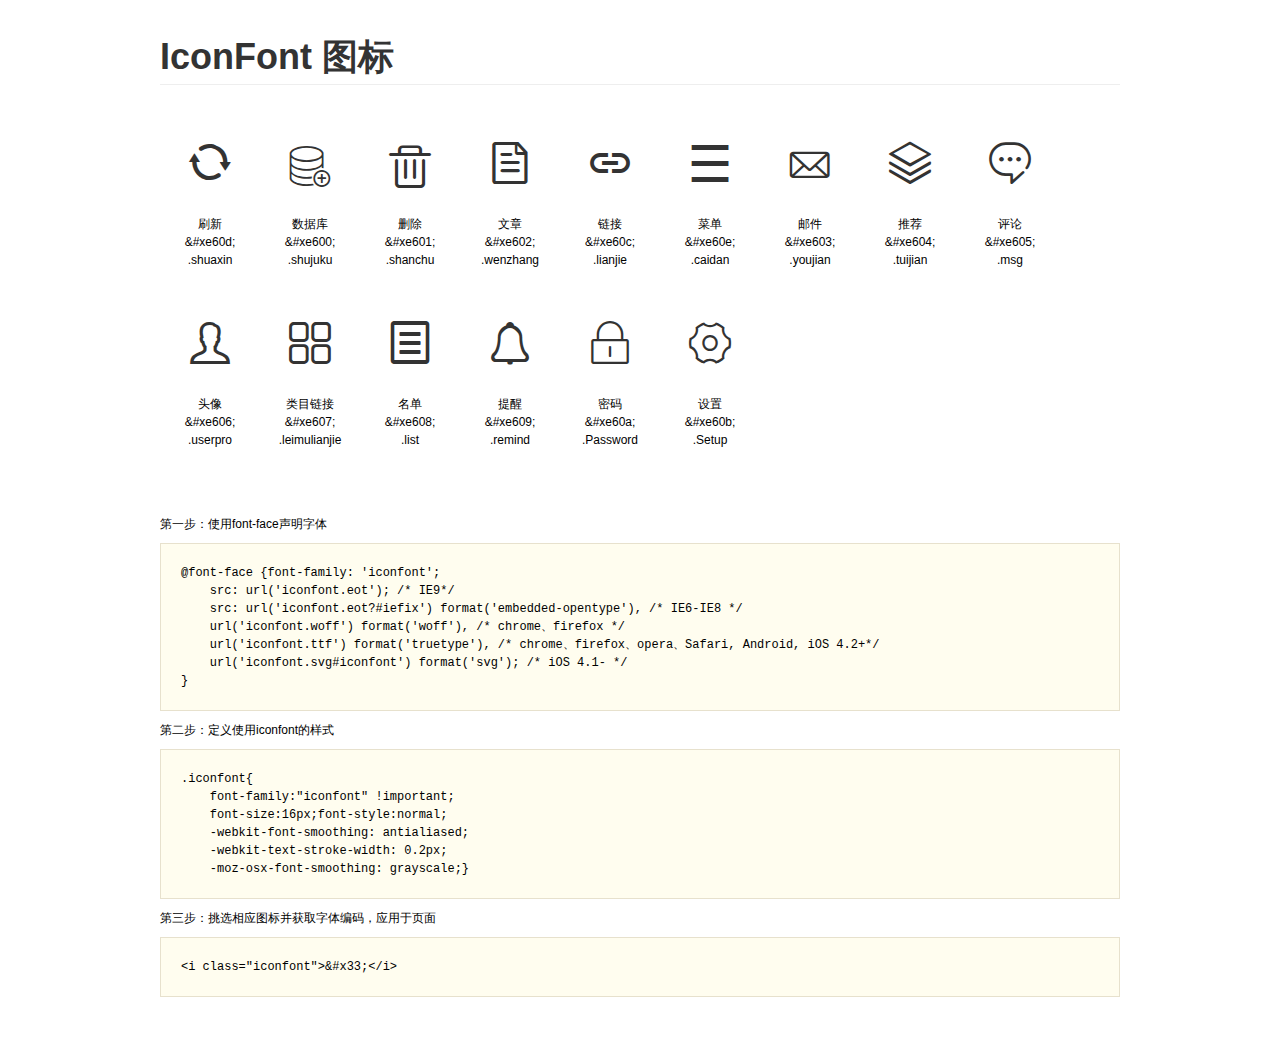
<file: admin2/fonts/demo.html>
<!DOCTYPE html>
<html>
<head>
    <meta charset="utf-8"/>
    <title>IconFont</title>
    <link rel="stylesheet" href="demo.css">
    <link rel="stylesheet" href="iconfont.css">
</head>
<body>
<div class="main">
    <h1>IconFont 图标</h1>
    <ul class="icon_lists clear">

        <li>
            <i class="icon iconfont">&#xe60d;</i>
            <div class="name">刷新</div>
            <div class="code">&amp;#xe60d;</div>
            <div class="fontclass">.shuaxin</div>
        </li>

        <li>
            <i class="icon iconfont">&#xe600;</i>
            <div class="name">数据库</div>
            <div class="code">&amp;#xe600;</div>
            <div class="fontclass">.shujuku</div>
        </li>

        <li>
            <i class="icon iconfont">&#xe601;</i>
            <div class="name">删除</div>
            <div class="code">&amp;#xe601;</div>
            <div class="fontclass">.shanchu</div>
        </li>

        <li>
            <i class="icon iconfont">&#xe602;</i>
            <div class="name">文章</div>
            <div class="code">&amp;#xe602;</div>
            <div class="fontclass">.wenzhang</div>
        </li>

        <li>
            <i class="icon iconfont">&#xe60c;</i>
            <div class="name">链接</div>
            <div class="code">&amp;#xe60c;</div>
            <div class="fontclass">.lianjie</div>
        </li>

        <li>
            <i class="icon iconfont">&#xe60e;</i>
            <div class="name">菜单</div>
            <div class="code">&amp;#xe60e;</div>
            <div class="fontclass">.caidan</div>
        </li>

        <li>
            <i class="icon iconfont">&#xe603;</i>
            <div class="name">邮件</div>
            <div class="code">&amp;#xe603;</div>
            <div class="fontclass">.youjian</div>
        </li>

        <li>
            <i class="icon iconfont">&#xe604;</i>
            <div class="name">推荐</div>
            <div class="code">&amp;#xe604;</div>
            <div class="fontclass">.tuijian</div>
        </li>

        <li>
            <i class="icon iconfont">&#xe605;</i>
            <div class="name">评论</div>
            <div class="code">&amp;#xe605;</div>
            <div class="fontclass">.msg</div>
        </li>

        <li>
            <i class="icon iconfont">&#xe606;</i>
            <div class="name">头像</div>
            <div class="code">&amp;#xe606;</div>
            <div class="fontclass">.userpro</div>
        </li>

        <li>
            <i class="icon iconfont">&#xe607;</i>
            <div class="name">类目链接</div>
            <div class="code">&amp;#xe607;</div>
            <div class="fontclass">.leimulianjie</div>
        </li>

        <li>
            <i class="icon iconfont">&#xe608;</i>
            <div class="name">名单</div>
            <div class="code">&amp;#xe608;</div>
            <div class="fontclass">.list</div>
        </li>

        <li>
            <i class="icon iconfont">&#xe609;</i>
            <div class="name">提醒</div>
            <div class="code">&amp;#xe609;</div>
            <div class="fontclass">.remind</div>
        </li>

        <li>
            <i class="icon iconfont">&#xe60a;</i>
            <div class="name">密码</div>
            <div class="code">&amp;#xe60a;</div>
            <div class="fontclass">.Password</div>
        </li>

        <li>
            <i class="icon iconfont">&#xe60b;</i>
            <div class="name">设置</div>
            <div class="code">&amp;#xe60b;</div>
            <div class="fontclass">.Setup</div>
        </li>

    </ul>


    <div class="helps">
        第一步：使用font-face声明字体
        <pre>
@font-face {font-family: 'iconfont';
    src: url('iconfont.eot'); /* IE9*/
    src: url('iconfont.eot?#iefix') format('embedded-opentype'), /* IE6-IE8 */
    url('iconfont.woff') format('woff'), /* chrome、firefox */
    url('iconfont.ttf') format('truetype'), /* chrome、firefox、opera、Safari, Android, iOS 4.2+*/
    url('iconfont.svg#iconfont') format('svg'); /* iOS 4.1- */
}
</pre>
        第二步：定义使用iconfont的样式
        <pre>
.iconfont{
    font-family:"iconfont" !important;
    font-size:16px;font-style:normal;
    -webkit-font-smoothing: antialiased;
    -webkit-text-stroke-width: 0.2px;
    -moz-osx-font-smoothing: grayscale;}
</pre>
        第三步：挑选相应图标并获取字体编码，应用于页面
        <pre>
&lt;i class="iconfont"&gt;&amp;#x33;&lt;/i&gt;
</pre>
    </div>

</div>
</body>
</html>
</file>
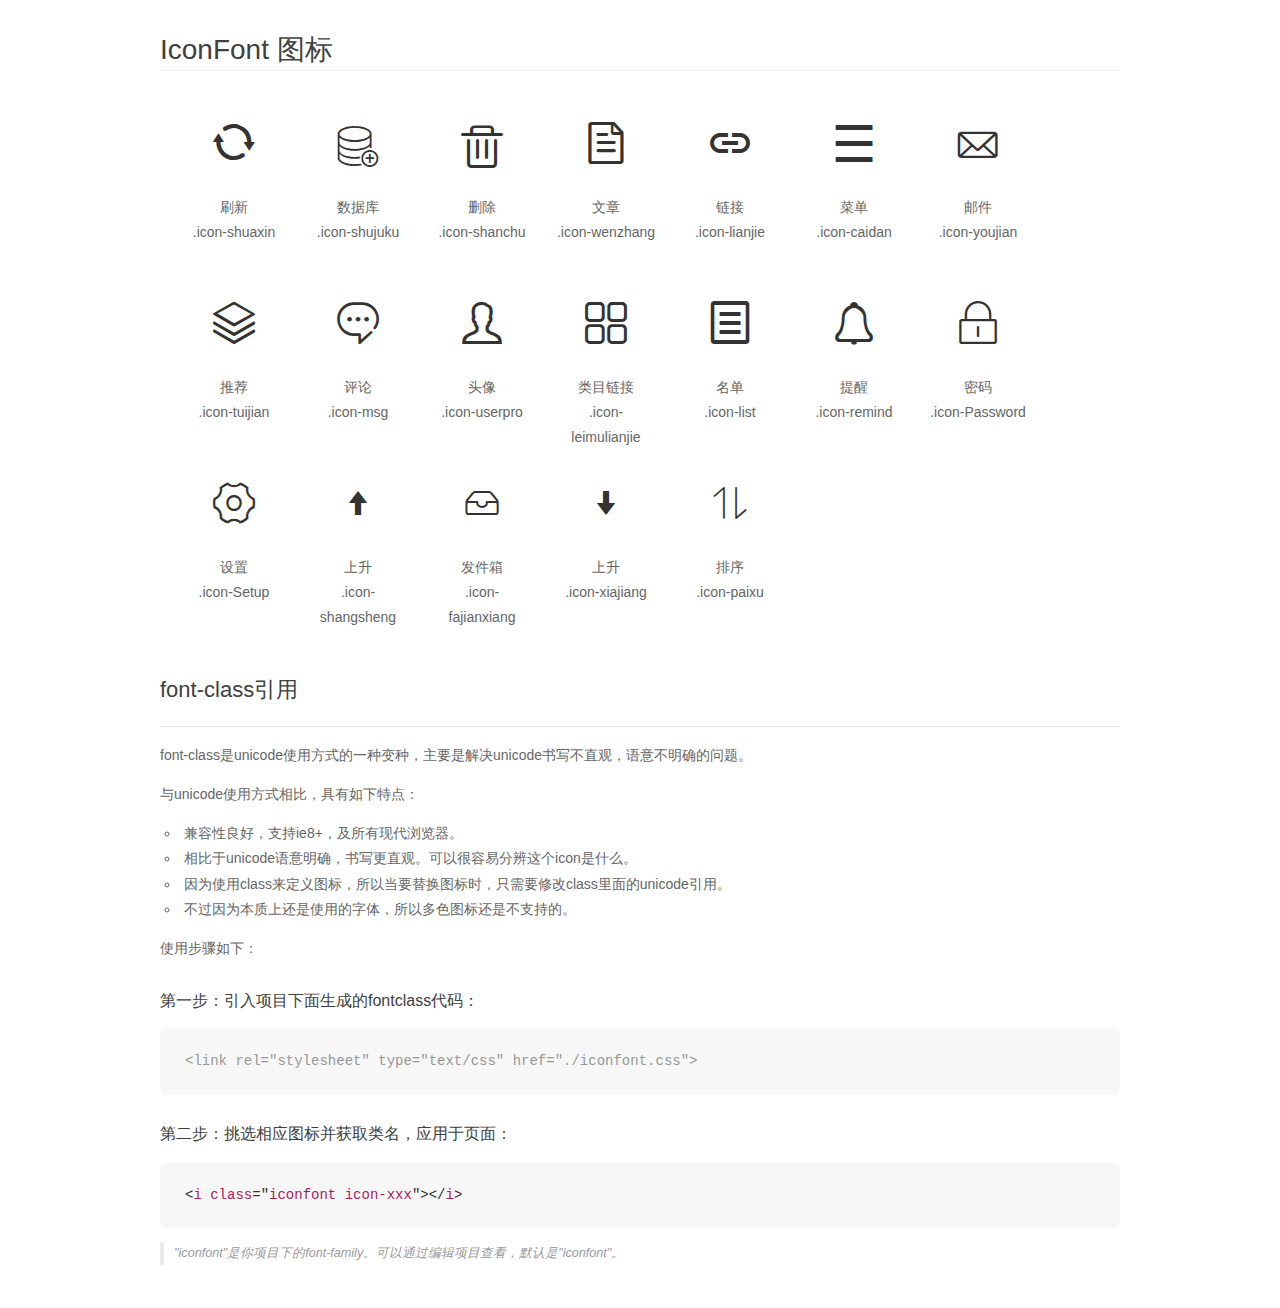
<file: admin2/fonts/demo_fontclass.html>
<!DOCTYPE html>
<html>
<head>
    <meta charset="utf-8"/>
    <title>IconFont</title>
    <link rel="stylesheet" href="demo.css">
    <link rel="stylesheet" href="iconfont.css">
</head>
<body>
<div class="main markdown">
    <h1>IconFont 图标</h1>
    <ul class="icon_lists clear">

        <li>
            <i class="icon iconfont icon-shuaxin"></i>
            <div class="name">刷新</div>
            <div class="fontclass">.icon-shuaxin</div>
        </li>

        <li>
            <i class="icon iconfont icon-shujuku"></i>
            <div class="name">数据库</div>
            <div class="fontclass">.icon-shujuku</div>
        </li>

        <li>
            <i class="icon iconfont icon-shanchu"></i>
            <div class="name">删除</div>
            <div class="fontclass">.icon-shanchu</div>
        </li>

        <li>
            <i class="icon iconfont icon-wenzhang"></i>
            <div class="name">文章</div>
            <div class="fontclass">.icon-wenzhang</div>
        </li>

        <li>
            <i class="icon iconfont icon-lianjie"></i>
            <div class="name">链接</div>
            <div class="fontclass">.icon-lianjie</div>
        </li>

        <li>
            <i class="icon iconfont icon-caidan"></i>
            <div class="name">菜单</div>
            <div class="fontclass">.icon-caidan</div>
        </li>

        <li>
            <i class="icon iconfont icon-youjian"></i>
            <div class="name">邮件</div>
            <div class="fontclass">.icon-youjian</div>
        </li>

        <li>
            <i class="icon iconfont icon-tuijian"></i>
            <div class="name">推荐</div>
            <div class="fontclass">.icon-tuijian</div>
        </li>

        <li>
            <i class="icon iconfont icon-msg"></i>
            <div class="name">评论</div>
            <div class="fontclass">.icon-msg</div>
        </li>

        <li>
            <i class="icon iconfont icon-userpro"></i>
            <div class="name">头像</div>
            <div class="fontclass">.icon-userpro</div>
        </li>

        <li>
            <i class="icon iconfont icon-leimulianjie"></i>
            <div class="name">类目链接</div>
            <div class="fontclass">.icon-leimulianjie</div>
        </li>

        <li>
            <i class="icon iconfont icon-list"></i>
            <div class="name">名单</div>
            <div class="fontclass">.icon-list</div>
        </li>

        <li>
            <i class="icon iconfont icon-remind"></i>
            <div class="name">提醒</div>
            <div class="fontclass">.icon-remind</div>
        </li>

        <li>
            <i class="icon iconfont icon-Password"></i>
            <div class="name">密码</div>
            <div class="fontclass">.icon-Password</div>
        </li>

        <li>
            <i class="icon iconfont icon-Setup"></i>
            <div class="name">设置</div>
            <div class="fontclass">.icon-Setup</div>
        </li>

        <li>
            <i class="icon iconfont icon-shangsheng"></i>
            <div class="name">上升</div>
            <div class="fontclass">.icon-shangsheng</div>
        </li>

        <li>
            <i class="icon iconfont icon-fajianxiang"></i>
            <div class="name">发件箱</div>
            <div class="fontclass">.icon-fajianxiang</div>
        </li>

        <li>
            <i class="icon iconfont icon-xiajiang"></i>
            <div class="name">上升</div>
            <div class="fontclass">.icon-xiajiang</div>
        </li>

        <li>
            <i class="icon iconfont icon-paixu"></i>
            <div class="name">排序</div>
            <div class="fontclass">.icon-paixu</div>
        </li>

    </ul>

    <h2 id="font-class-">font-class引用</h2>
    <hr>

    <p>font-class是unicode使用方式的一种变种，主要是解决unicode书写不直观，语意不明确的问题。</p>
    <p>与unicode使用方式相比，具有如下特点：</p>
    <ul>
        <li>兼容性良好，支持ie8+，及所有现代浏览器。</li>
        <li>相比于unicode语意明确，书写更直观。可以很容易分辨这个icon是什么。</li>
        <li>因为使用class来定义图标，所以当要替换图标时，只需要修改class里面的unicode引用。</li>
        <li>不过因为本质上还是使用的字体，所以多色图标还是不支持的。</li>
    </ul>
    <p>使用步骤如下：</p>
    <h3 id="-fontclass-">第一步：引入项目下面生成的fontclass代码：</h3>


    <pre><code class="lang-js hljs javascript"><span class="hljs-comment">&lt;link rel="stylesheet" type="text/css" href="./iconfont.css"&gt;</span></code></pre>
    <h3 id="-">第二步：挑选相应图标并获取类名，应用于页面：</h3>
    <pre><code class="lang-css hljs">&lt;<span class="hljs-selector-tag">i</span> <span
            class="hljs-selector-tag">class</span>="<span class="hljs-selector-tag">iconfont</span> <span
            class="hljs-selector-tag">icon-xxx</span>"&gt;&lt;/<span class="hljs-selector-tag">i</span>&gt;</code></pre>
    <blockquote>
        <p>"iconfont"是你项目下的font-family。可以通过编辑项目查看，默认是"iconfont"。</p>
    </blockquote>
</div>
</body>
</html>
</file>
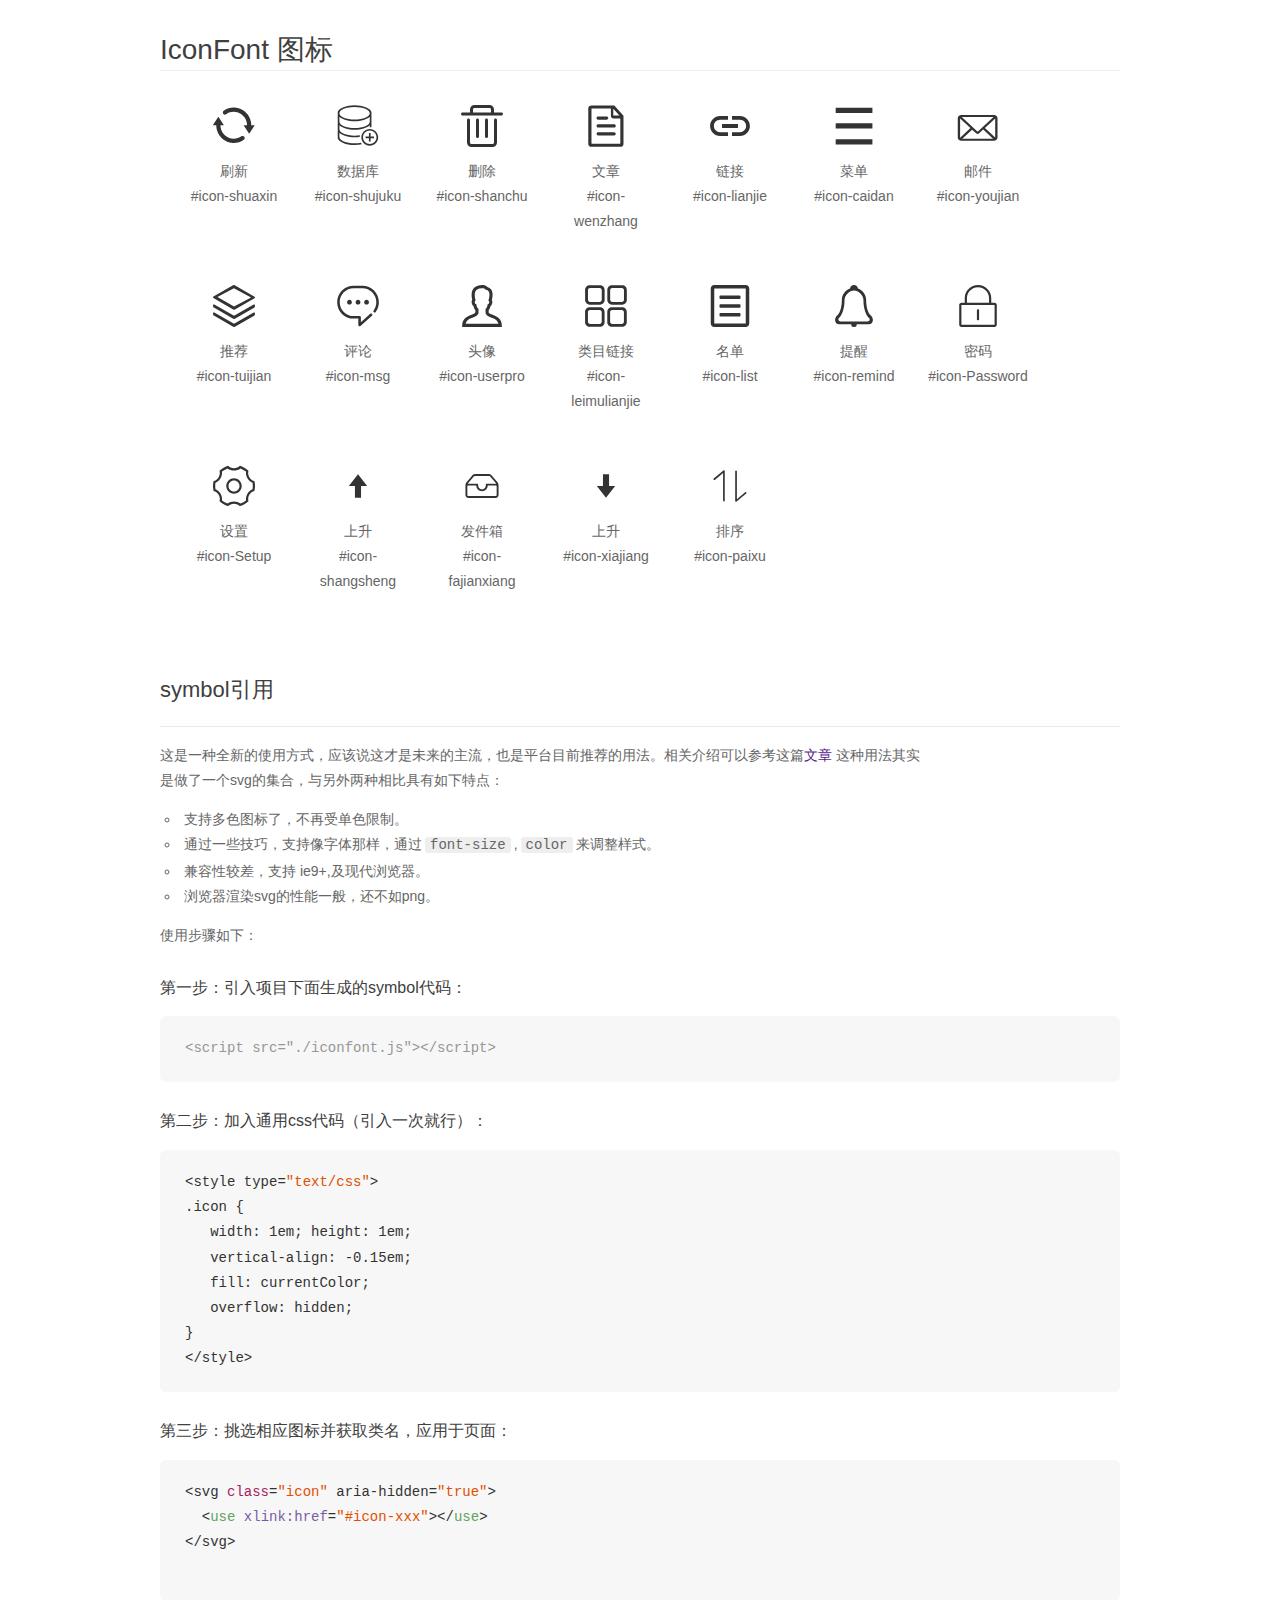
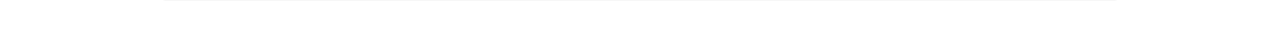
<file: admin2/fonts/demo_symbol.html>
<!DOCTYPE html>
<html>
<head>
    <meta charset="utf-8"/>
    <title>IconFont</title>
    <link rel="stylesheet" href="demo.css">
    <script src="iconfont.js"></script>

    <style type="text/css">
        .icon {
            /* 通过设置 font-size 来改变图标大小 */
            width: 1em;
            height: 1em;
            /* 图标和文字相邻时，垂直对齐 */
            vertical-align: -0.15em;
            /* 通过设置 color 来改变 SVG 的颜色/fill */
            fill: currentColor;
            /* path 和 stroke 溢出 viewBox 部分在 IE 下会显示
               normalize.css 中也包含这行 */
            overflow: hidden;
        }

    </style>
</head>
<body>
<div class="main markdown">
    <h1>IconFont 图标</h1>
    <ul class="icon_lists clear">

        <li>
            <svg class="icon" aria-hidden="true">
                <use xlink:href="#icon-shuaxin"></use>
            </svg>
            <div class="name">刷新</div>
            <div class="fontclass">#icon-shuaxin</div>
        </li>

        <li>
            <svg class="icon" aria-hidden="true">
                <use xlink:href="#icon-shujuku"></use>
            </svg>
            <div class="name">数据库</div>
            <div class="fontclass">#icon-shujuku</div>
        </li>

        <li>
            <svg class="icon" aria-hidden="true">
                <use xlink:href="#icon-shanchu"></use>
            </svg>
            <div class="name">删除</div>
            <div class="fontclass">#icon-shanchu</div>
        </li>

        <li>
            <svg class="icon" aria-hidden="true">
                <use xlink:href="#icon-wenzhang"></use>
            </svg>
            <div class="name">文章</div>
            <div class="fontclass">#icon-wenzhang</div>
        </li>

        <li>
            <svg class="icon" aria-hidden="true">
                <use xlink:href="#icon-lianjie"></use>
            </svg>
            <div class="name">链接</div>
            <div class="fontclass">#icon-lianjie</div>
        </li>

        <li>
            <svg class="icon" aria-hidden="true">
                <use xlink:href="#icon-caidan"></use>
            </svg>
            <div class="name">菜单</div>
            <div class="fontclass">#icon-caidan</div>
        </li>

        <li>
            <svg class="icon" aria-hidden="true">
                <use xlink:href="#icon-youjian"></use>
            </svg>
            <div class="name">邮件</div>
            <div class="fontclass">#icon-youjian</div>
        </li>

        <li>
            <svg class="icon" aria-hidden="true">
                <use xlink:href="#icon-tuijian"></use>
            </svg>
            <div class="name">推荐</div>
            <div class="fontclass">#icon-tuijian</div>
        </li>

        <li>
            <svg class="icon" aria-hidden="true">
                <use xlink:href="#icon-msg"></use>
            </svg>
            <div class="name">评论</div>
            <div class="fontclass">#icon-msg</div>
        </li>

        <li>
            <svg class="icon" aria-hidden="true">
                <use xlink:href="#icon-userpro"></use>
            </svg>
            <div class="name">头像</div>
            <div class="fontclass">#icon-userpro</div>
        </li>

        <li>
            <svg class="icon" aria-hidden="true">
                <use xlink:href="#icon-leimulianjie"></use>
            </svg>
            <div class="name">类目链接</div>
            <div class="fontclass">#icon-leimulianjie</div>
        </li>

        <li>
            <svg class="icon" aria-hidden="true">
                <use xlink:href="#icon-list"></use>
            </svg>
            <div class="name">名单</div>
            <div class="fontclass">#icon-list</div>
        </li>

        <li>
            <svg class="icon" aria-hidden="true">
                <use xlink:href="#icon-remind"></use>
            </svg>
            <div class="name">提醒</div>
            <div class="fontclass">#icon-remind</div>
        </li>

        <li>
            <svg class="icon" aria-hidden="true">
                <use xlink:href="#icon-Password"></use>
            </svg>
            <div class="name">密码</div>
            <div class="fontclass">#icon-Password</div>
        </li>

        <li>
            <svg class="icon" aria-hidden="true">
                <use xlink:href="#icon-Setup"></use>
            </svg>
            <div class="name">设置</div>
            <div class="fontclass">#icon-Setup</div>
        </li>

        <li>
            <svg class="icon" aria-hidden="true">
                <use xlink:href="#icon-shangsheng"></use>
            </svg>
            <div class="name">上升</div>
            <div class="fontclass">#icon-shangsheng</div>
        </li>

        <li>
            <svg class="icon" aria-hidden="true">
                <use xlink:href="#icon-fajianxiang"></use>
            </svg>
            <div class="name">发件箱</div>
            <div class="fontclass">#icon-fajianxiang</div>
        </li>

        <li>
            <svg class="icon" aria-hidden="true">
                <use xlink:href="#icon-xiajiang"></use>
            </svg>
            <div class="name">上升</div>
            <div class="fontclass">#icon-xiajiang</div>
        </li>

        <li>
            <svg class="icon" aria-hidden="true">
                <use xlink:href="#icon-paixu"></use>
            </svg>
            <div class="name">排序</div>
            <div class="fontclass">#icon-paixu</div>
        </li>

    </ul>


    <h2 id="symbol-">symbol引用</h2>
    <hr>

    <p>这是一种全新的使用方式，应该说这才是未来的主流，也是平台目前推荐的用法。相关介绍可以参考这篇<a href="">文章</a>
        这种用法其实是做了一个svg的集合，与另外两种相比具有如下特点：</p>
    <ul>
        <li>支持多色图标了，不再受单色限制。</li>
        <li>通过一些技巧，支持像字体那样，通过<code>font-size</code>,<code>color</code>来调整样式。</li>
        <li>兼容性较差，支持 ie9+,及现代浏览器。</li>
        <li>浏览器渲染svg的性能一般，还不如png。</li>
    </ul>
    <p>使用步骤如下：</p>
    <h3 id="-symbol-">第一步：引入项目下面生成的symbol代码：</h3>
    <pre><code class="lang-js hljs javascript"><span class="hljs-comment">&lt;script src="./iconfont.js"&gt;&lt;/script&gt;</span></code></pre>
    <h3 id="-css-">第二步：加入通用css代码（引入一次就行）：</h3>
    <pre><code class="lang-js hljs javascript">&lt;style type=<span class="hljs-string">"text/css"</span>&gt;
.icon {
   width: <span class="hljs-number">1</span>em; height: <span class="hljs-number">1</span>em;
   vertical-align: <span class="hljs-number">-0.15</span>em;
   fill: currentColor;
   overflow: hidden;
}
&lt;<span class="hljs-regexp">/style&gt;</span></code></pre>
    <h3 id="-">第三步：挑选相应图标并获取类名，应用于页面：</h3>
    <pre><code class="lang-js hljs javascript">&lt;svg <span class="hljs-class"><span class="hljs-keyword">class</span></span>=<span
            class="hljs-string">"icon"</span> aria-hidden=<span class="hljs-string">"true"</span>&gt;<span
            class="xml"><span class="hljs-tag">
  &lt;<span class="hljs-name">use</span> <span class="hljs-attr">xlink:href</span>=<span
            class="hljs-string">"#icon-xxx"</span>&gt;</span><span class="hljs-tag">&lt;/<span
            class="hljs-name">use</span>&gt;</span>
</span>&lt;<span class="hljs-regexp">/svg&gt;
        </span></code></pre>
</div>
</body>
</html>
</file>
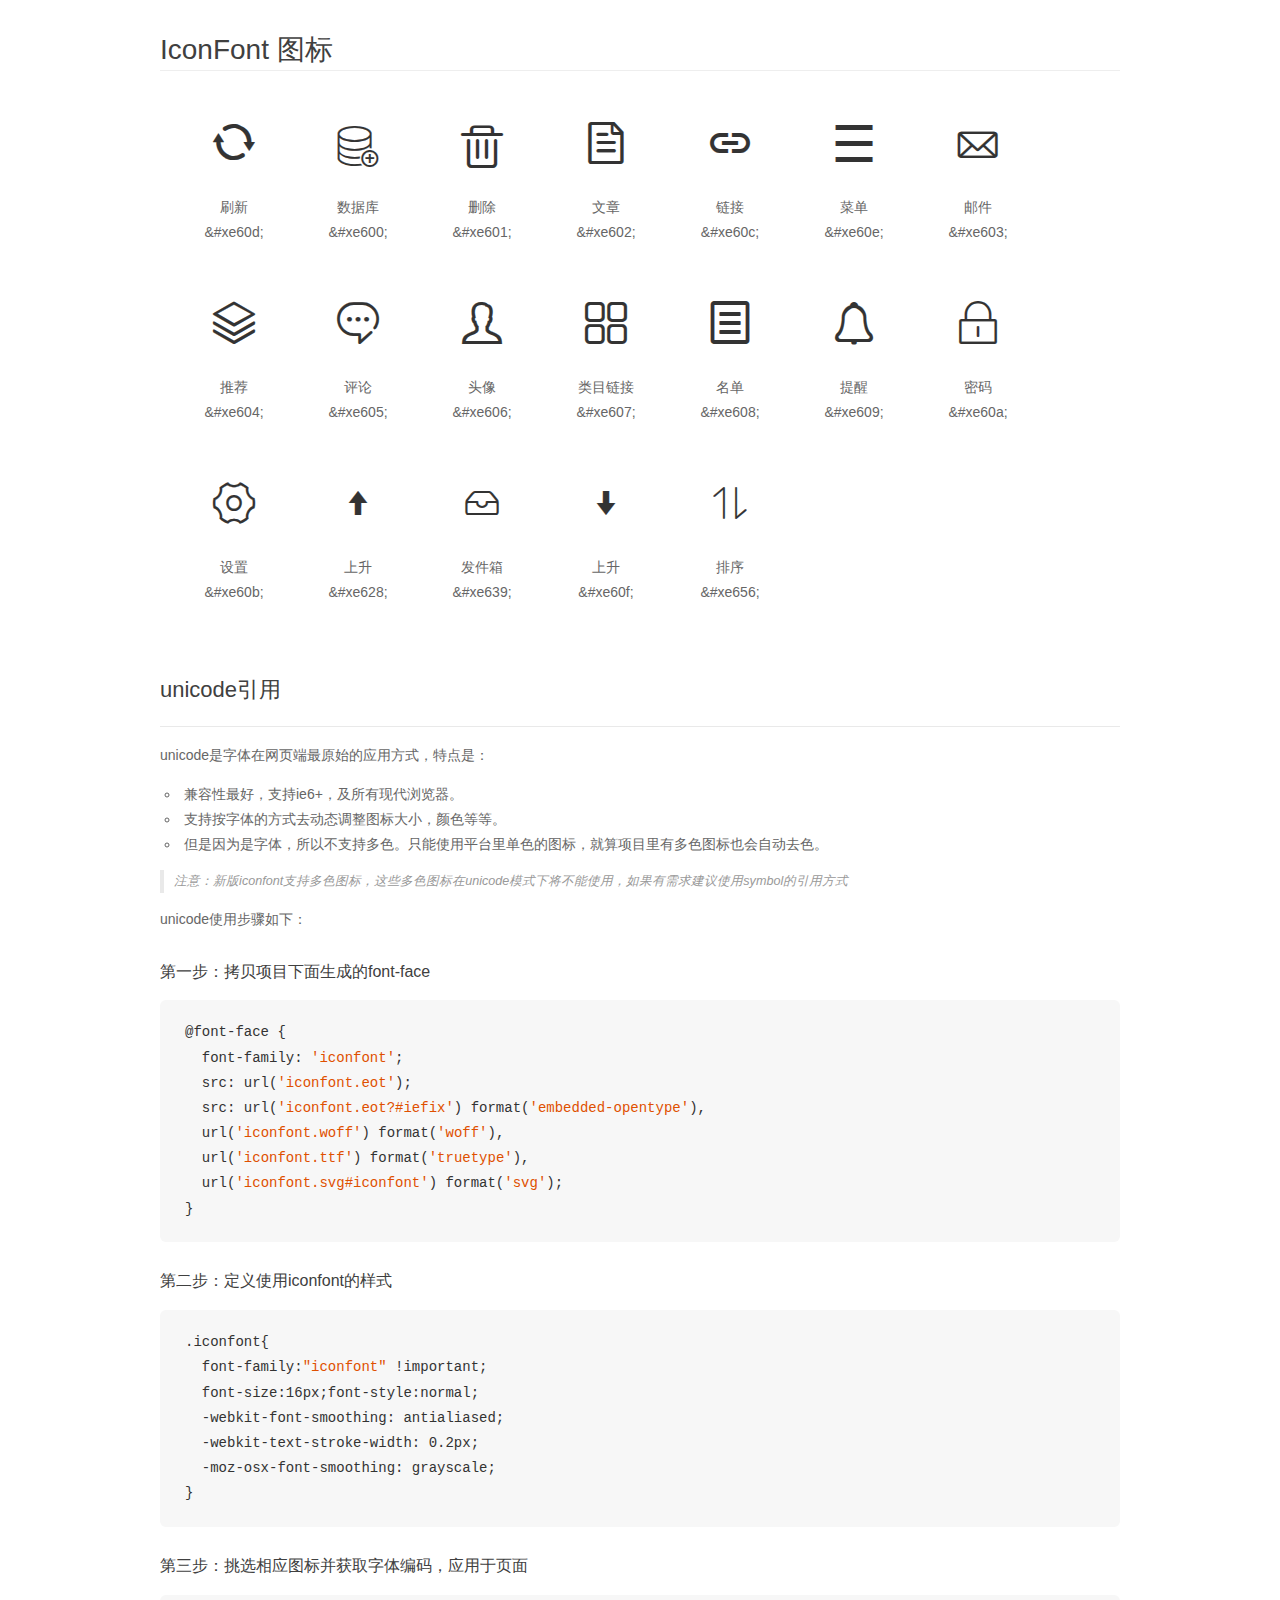
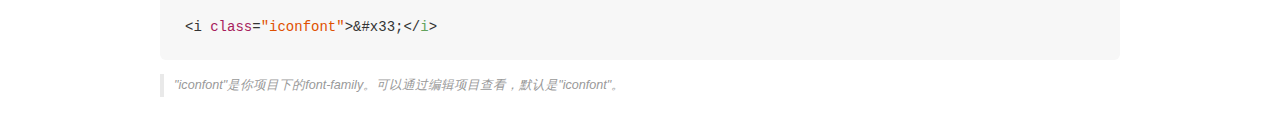
<file: admin2/fonts/demo_unicode.html>
<!DOCTYPE html>
<html>
<head>
    <meta charset="utf-8"/>
    <title>IconFont</title>
    <link rel="stylesheet" href="demo.css">

    <style type="text/css">

        @font-face {
            font-family: "iconfont";
            src: url('iconfont.eot'); /* IE9*/
            src: url('iconfont.eot#iefix') format('embedded-opentype'), /* IE6-IE8 */ url('iconfont.woff') format('woff'), /* chrome, firefox */ url('iconfont.ttf') format('truetype'), /* chrome, firefox, opera, Safari, Android, iOS 4.2+*/ url('iconfont.svg#iconfont') format('svg'); /* iOS 4.1- */
        }

        .iconfont {
            font-family: "iconfont" !important;
            font-size: 16px;
            font-style: normal;
            -webkit-font-smoothing: antialiased;
            -webkit-text-stroke-width: 0.2px;
            -moz-osx-font-smoothing: grayscale;
        }

    </style>
</head>
<body>
<div class="main markdown">
    <h1>IconFont 图标</h1>
    <ul class="icon_lists clear">

        <li>
            <i class="icon iconfont">&#xe60d;</i>
            <div class="name">刷新</div>
            <div class="code">&amp;#xe60d;</div>
        </li>

        <li>
            <i class="icon iconfont">&#xe600;</i>
            <div class="name">数据库</div>
            <div class="code">&amp;#xe600;</div>
        </li>

        <li>
            <i class="icon iconfont">&#xe601;</i>
            <div class="name">删除</div>
            <div class="code">&amp;#xe601;</div>
        </li>

        <li>
            <i class="icon iconfont">&#xe602;</i>
            <div class="name">文章</div>
            <div class="code">&amp;#xe602;</div>
        </li>

        <li>
            <i class="icon iconfont">&#xe60c;</i>
            <div class="name">链接</div>
            <div class="code">&amp;#xe60c;</div>
        </li>

        <li>
            <i class="icon iconfont">&#xe60e;</i>
            <div class="name">菜单</div>
            <div class="code">&amp;#xe60e;</div>
        </li>

        <li>
            <i class="icon iconfont">&#xe603;</i>
            <div class="name">邮件</div>
            <div class="code">&amp;#xe603;</div>
        </li>

        <li>
            <i class="icon iconfont">&#xe604;</i>
            <div class="name">推荐</div>
            <div class="code">&amp;#xe604;</div>
        </li>

        <li>
            <i class="icon iconfont">&#xe605;</i>
            <div class="name">评论</div>
            <div class="code">&amp;#xe605;</div>
        </li>

        <li>
            <i class="icon iconfont">&#xe606;</i>
            <div class="name">头像</div>
            <div class="code">&amp;#xe606;</div>
        </li>

        <li>
            <i class="icon iconfont">&#xe607;</i>
            <div class="name">类目链接</div>
            <div class="code">&amp;#xe607;</div>
        </li>

        <li>
            <i class="icon iconfont">&#xe608;</i>
            <div class="name">名单</div>
            <div class="code">&amp;#xe608;</div>
        </li>

        <li>
            <i class="icon iconfont">&#xe609;</i>
            <div class="name">提醒</div>
            <div class="code">&amp;#xe609;</div>
        </li>

        <li>
            <i class="icon iconfont">&#xe60a;</i>
            <div class="name">密码</div>
            <div class="code">&amp;#xe60a;</div>
        </li>

        <li>
            <i class="icon iconfont">&#xe60b;</i>
            <div class="name">设置</div>
            <div class="code">&amp;#xe60b;</div>
        </li>

        <li>
            <i class="icon iconfont">&#xe628;</i>
            <div class="name">上升</div>
            <div class="code">&amp;#xe628;</div>
        </li>

        <li>
            <i class="icon iconfont">&#xe639;</i>
            <div class="name">发件箱</div>
            <div class="code">&amp;#xe639;</div>
        </li>

        <li>
            <i class="icon iconfont">&#xe60f;</i>
            <div class="name">上升</div>
            <div class="code">&amp;#xe60f;</div>
        </li>

        <li>
            <i class="icon iconfont">&#xe656;</i>
            <div class="name">排序</div>
            <div class="code">&amp;#xe656;</div>
        </li>

    </ul>
    <h2 id="unicode-">unicode引用</h2>
    <hr>

    <p>unicode是字体在网页端最原始的应用方式，特点是：</p>
    <ul>
        <li>兼容性最好，支持ie6+，及所有现代浏览器。</li>
        <li>支持按字体的方式去动态调整图标大小，颜色等等。</li>
        <li>但是因为是字体，所以不支持多色。只能使用平台里单色的图标，就算项目里有多色图标也会自动去色。</li>
    </ul>
    <blockquote>
        <p>注意：新版iconfont支持多色图标，这些多色图标在unicode模式下将不能使用，如果有需求建议使用symbol的引用方式</p>
    </blockquote>
    <p>unicode使用步骤如下：</p>
    <h3 id="-font-face">第一步：拷贝项目下面生成的font-face</h3>
    <pre><code class="lang-js hljs javascript">@font-face {
  font-family: <span class="hljs-string">'iconfont'</span>;
  src: url(<span class="hljs-string">'iconfont.eot'</span>);
  src: url(<span class="hljs-string">'iconfont.eot?#iefix'</span>) format(<span
                class="hljs-string">'embedded-opentype'</span>),
  url(<span class="hljs-string">'iconfont.woff'</span>) format(<span class="hljs-string">'woff'</span>),
  url(<span class="hljs-string">'iconfont.ttf'</span>) format(<span class="hljs-string">'truetype'</span>),
  url(<span class="hljs-string">'iconfont.svg#iconfont'</span>) format(<span class="hljs-string">'svg'</span>);
}
</code></pre>
    <h3 id="-iconfont-">第二步：定义使用iconfont的样式</h3>
    <pre><code class="lang-js hljs javascript">.iconfont{
  font-family:<span class="hljs-string">"iconfont"</span> !important;
  font-size:<span class="hljs-number">16</span>px;font-style:normal;
  -webkit-font-smoothing: antialiased;
  -webkit-text-stroke-width: <span class="hljs-number">0.2</span>px;
  -moz-osx-font-smoothing: grayscale;
}
</code></pre>
    <h3 id="-">第三步：挑选相应图标并获取字体编码，应用于页面</h3>
    <pre><code class="lang-js hljs javascript">&lt;i <span class="hljs-class"><span
            class="hljs-keyword">class</span></span>=<span class="hljs-string">"iconfont"</span>&gt;&amp;#x33;<span
            class="xml"><span class="hljs-tag">&lt;/<span class="hljs-name">i</span>&gt;</span></span></code></pre>

    <blockquote>
        <p>"iconfont"是你项目下的font-family。可以通过编辑项目查看，默认是"iconfont"。</p>
    </blockquote>
</div>


</body>
</html>
</file>
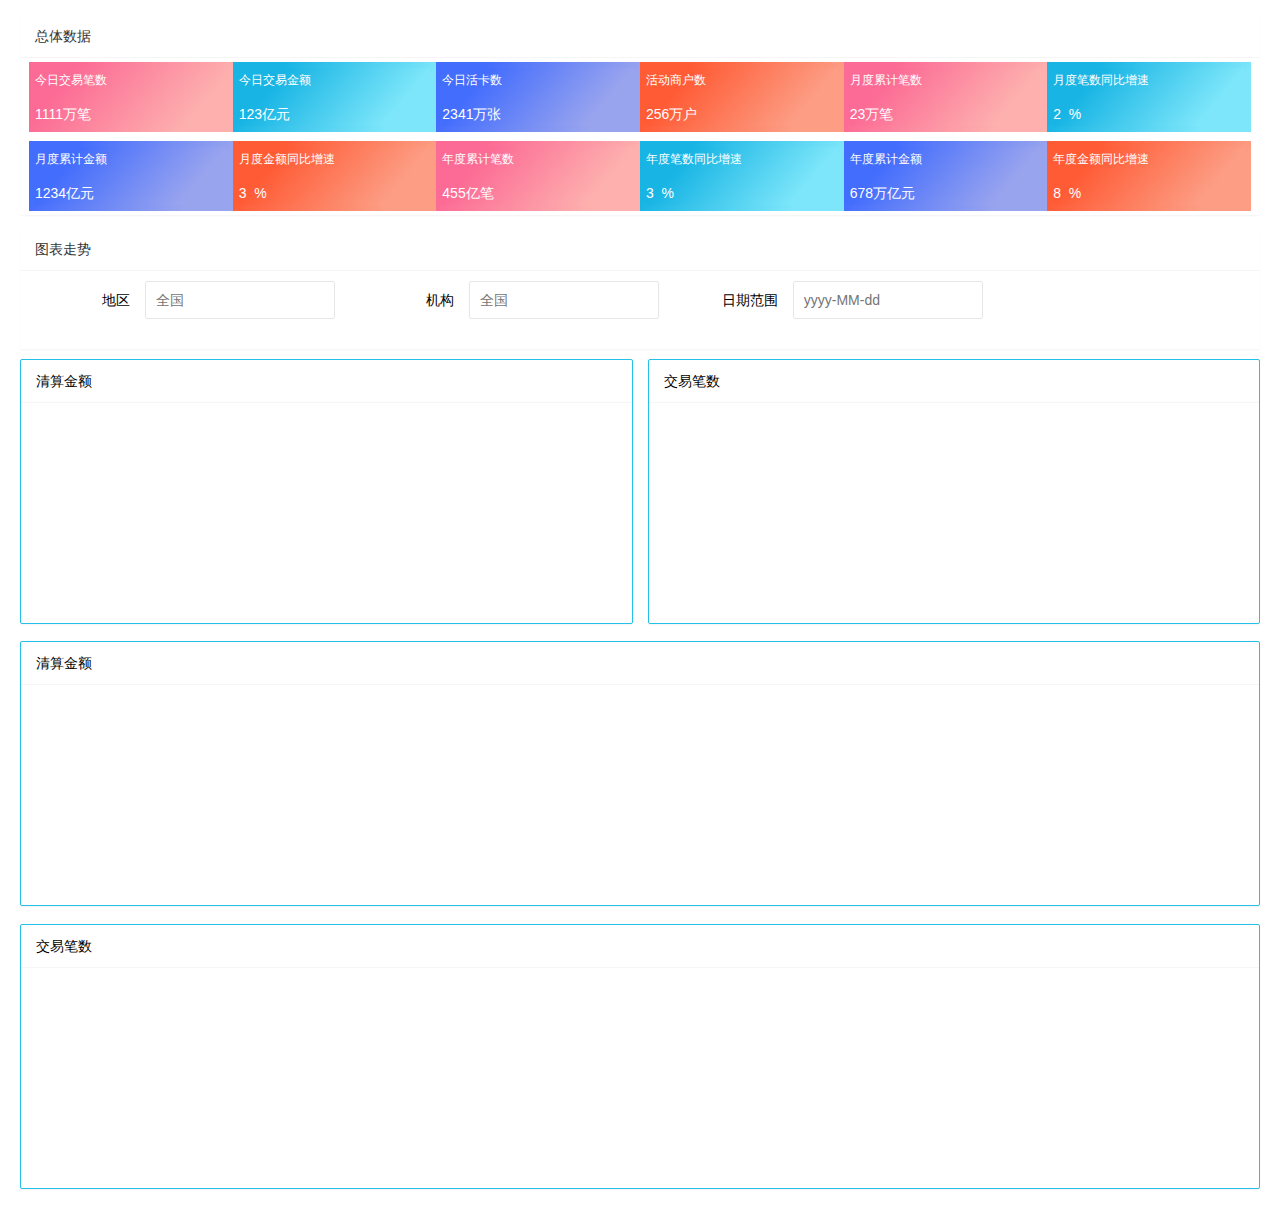
<file: admin2/pages/baseTotalDetail-peice.html>
<!DOCTYPE html>
<html>
<head>
    <meta charset="UTF-8">
    <meta name="renderer" content="webkit">
    <meta http-equiv="X-UA-Compatible" content="IE=edge,chrome=1">

    <meta http-equiv="Cache-Control" content="no-siteapp"/>
    <!-- 启用360浏览器的极速模式(webkit) -->
    <meta name="renderer" content="webkit">
    <!-- 避免IE使用兼容模式 -->

    <meta name="viewport"
          content="width=device-width,initial-scale=1,minimum-scale=1,maximum-scale=1,user-scalable=no"/>
    <title>控制台页面</title>
    <link rel="stylesheet" href="../../layui-2.3.0/css/layui.css">
    <link rel="stylesheet" href="../css/index.css">
    <script type="text/javascript" src="../../layui-2.3.0/layui.js" charset="utf-8"></script>
    <style>
        .layadmin-backlog .layadmin-backlog-body {
            display: block;
            padding: 10px 15px;
            color: #fff;
            border-radius: 2px;
            transition: all .3s;
            -webkit-transition: all .3s;
            /* box-shadow: 0 0 5px rgb(30, 165, 86); */
        }

        .layui-tab-card > .layui-tab-title .layui-this {
            color: #115e4e !important;
        }

        #Exchange {
            background: -webkit-linear-gradient(320deg, #fc6b95 20%, #fdb0ae 80%);
            background: -o-linear-gradient(320deg, #fc6b95 20%, #fdb0ae 80%);
            background: -moz-linear-gradient(320deg, #fc6b95 20%, #fdb0ae 80%);
            background: -ms-linear-gradient(320deg, #fc6b95 20%, #fdb0ae 80%);
         
            
        }

        #Exchanges {
            background: -webkit-linear-gradient(320deg, #17b4e4 20%, #7de6fa 80%);
            background: -o-linear-gradient(320deg, #17b4e4 20%, #7de6fa 80%);
            background: -moz-linear-gradient(320deg, #17b4e4 20%, #7de6fa 80%);
            background: -ms-linear-gradient(320deg, #17b4e4 20%, #7de6fa 80%);
            
        }

        #Exchanged {
            background: -webkit-linear-gradient(320deg, #436dfd 20%, #99a4ee 80%);
            background: -o-linear-gradient(320deg, #436dfd 20%, #99a4ee 80%);
            background: -moz-linear-gradient(320deg, #436dfd 20%, #99a4ee 80%);
            background: -ms-linear-gradient(320deg, #436dfd 20%, #99a4ee 80%);
            
        }

        #Exchangeds {
            background: -webkit-linear-gradient(320deg, #ff5b35 20%, #fc9d84 80%);
            background: -o-linear-gradient(320deg, #ff5b35 20%, #fc9d84 80%);
            background: -moz-linear-gradient(320deg, #ff5b35 20%, #fc9d84 80%);
            background: -ms-linear-gradient(320deg, #ff5b35 20%, #fc9d84 80%);
            
        }

        .layadmin-backlog-body p {
           
            color:#fff;
        }
        .layadmin-backlog-body h3 {
            padding-bottom: 10px;
            font-size: 12px;
            color:#fff;
        }

        .layadmin-carousel .layui-col-space10 {
            margin: 3;
        }

        .layadmin-carousel .layui-carousel, .layadmin-carousel > [carousel-item] > * {
            background-color: #fff;
        }

        .layadmin-carousel {
            height: 185px !important;
            background-color: #fff;
        }

        .layadmin-carousel .layui-carousel-ind {
            position: relative;
            top: -10px;
            text-align: center;
        }

        .layadmin-carousel .layui-carousel-ind ul {
            background: 0 0;
        }

        .layadmin-carousel .layui-carousel-ind li {
            background-color: #e2e2e2;
        }

        .layadmin-carousel .layui-carousel-ind li.layui-this {
            background-color: #6495ED;
        }

        .layui-carousel-ind li {
            display: inline-block;
            width: 15px;
            height: 3px;
            margin: -10px 3px;
            font-size: 14px;
            background-color: #e2e2e2;
            background-color: rgba(255, 255, 255, .5);
            border-radius: 5px;
            cursor: pointer;
            -webkit-transition-duration: .3s;
            transition-duration: .3s;
        }

        .like {
            font-size: 25px;
            color: #ccc;
            cursor: pointer;
            position: absolute;
            right: 100px
        }

        .cs {
            color: #f00;
        }

        .link {
            width: 60px;
            height: 20px;
            font-size: 12px;
            color: #fff;
            float: right;


        }

        .color {
            color: #fff !important;
        }

        /* div {
          width: 100px;
          height: 100px;
          background: red;
          border-radius: 50%;
          position: relative;
        } */

        div.animation {
           
            width: 100px;
            height: 100px;
            /* background: red; */
            border-radius: 50%;
            animation: turn-around .5s linear infinite;
        }

        #common {
            font-size: 10px;
            margin-left: 10px;
        }

        @keyframes turn-around {
            from {
                transform: rotateZ(0deg);
            }
            to {
                transform: rotateZ(360deg);
            }
        }
    </style>
<body>
    <div class="wrap-container welcome-container">

        <div class="layui-row layui-col-space15">
            <div class="layui-col-md12">
                <div class="layui-row layui-col-space15">
                  
                    <div class="layui-col-md12">
                        <div class="layui-card">
                            <div class="layui-card-header" style="position: relative;">总体数据</div>
                            <div class="layui-card-body">
                                        <ul class="layui-row layui-col-space12">
                                            <li class="layui-col-xs2" id="Exchange">
                                                <div  class="layadmin-backlog-body" ></a>
                                                    <h3>今日交易笔数</h3>
                                                    <p><span id="jrjybs">1111</span><span class="color">万笔</span></p>
                                                </div>
                                            </li>
                                            <li class="layui-col-xs2" id="Exchanges">
                                                <div  class="layadmin-backlog-body" id="Exchanges">
                                                    <h3>今日交易金额</h3>
                                                    <p><span id="jrjyje">123</span><span class="color">亿元</span></p>
                                                </div>
                                            </li>
                                            <li class="layui-col-xs2" id="Exchanged">
                                                <div  class="layadmin-backlog-body" id="Exchanged">
                                                    <h3>今日活卡数</h3>
                                                    <p><span id="hkstxt">2341</span><span class="color">万张</span></p>
                                                </div>
                                            </li>
                                            <li class="layui-col-xs2" id="Exchangeds">
                                                <div  class="layadmin-backlog-body" id="Exchangeds">
                                                    <h3>活动商户数</h3>
                                                    <p><span id="hdshtxt">256</span><span class="color">万户</span></p>
                                                </div>
                                            </li>
                                            <li class="layui-col-xs2" id="Exchange">
                                                <div class="layadmin-backlog-body" id="Exchange">
                                                    <h3>月度累计笔数</h3>
                                                    <p><span id="ydljbs">23</span><span class="color">万笔</span></p>
                                                </div>
                                            </li>
                                            <li class="layui-col-xs2" id="Exchanges">
                                                <div class="layadmin-backlog-body" id="Exchanges">
                                                    <h3>月度笔数同比增速</h3>
                                                    <p><span id="ydtbjezs">2<span class="color">&nbsp&nbsp%</span></span>
                                                    </p>
                                                </div>
                                            </li>
                                        </ul>
                                        <ul class="layui-row layui-col-space12" style="margin-top: 15px;">
                                            <li class="layui-col-xs2" id="Exchanged">
                                                <div  class="layadmin-backlog-body" id="Exchanged">
                                                    <h3>月度累计金额</h3>
                                                    <p><span id="ydljje">1234</span><span class="color">亿元</span></p>
                                                </div>
                                            </li>
                                            <li class="layui-col-xs2" id="Exchangeds">
                                                <div  class="layadmin-backlog-body" id="Exchangeds">
                                                    <h3>月度金额同比增速</h3>
                                                    <p><span id="ydtbbszs">3<span class="color">&nbsp&nbsp%</span></span>
                                                    </p>
                                                </div>
                                            </li>
                                            <li class="layui-col-xs2" id="Exchange">
                                                <div  class="layadmin-backlog-body" id="Exchange">
                                                    <h3>年度累计笔数</h3>
                                                    <p><span id="ndljbs">455</span><span class="color">亿笔</span></p>
                                                </div>
                                            </li>
                                            <li class="layui-col-xs2" id="Exchanges">
                                                <div class="layadmin-backlog-body" id="Exchanges">
                                                    <h3>年度笔数同比增速</h3>
                                                    <p><span id="ndtbbszs">3<span class="color">&nbsp&nbsp%</span></span>
                                                    </p>
                                                </div>
                                            </li>
                                            <li class="layui-col-xs2" id="Exchanged">
                                                <div  class="layadmin-backlog-body" id="Exchanged">
                                                    <h3>年度累计金额</h3>
                                                    <p><span id="ndljje">678</span><span class="color">万亿元</span></p>
                                                </div>
                                            </li>
                                            <li class="layui-col-xs2" id="Exchangeds">
                                                <div  class="layadmin-backlog-body" id="Exchangeds">
                                                    <h3>年度金额同比增速</h3>
                                                    <p><span id="ndtbjezs">8<span class="color">&nbsp&nbsp%</span></span>
                                                    </p>
                                                </div>
                                            </li>
                                        </ul>
                                       
                                   
                                </div>
                            </div>
                        </div>
                    </div>
                    
                    <div class="layui-col-md12" style="margin: 5px 0">
                        <div class="layui-card">
                            <div class="layui-card-header" style="position: relative;">图表走势</div>
                            <div class="layui-card-body">
                                 <form class="layui-form" action="">
                                    <div class="layui-form-item">
                                        <div class="layui-inline">
                                          <label class="layui-form-label">地区</label>
                                          <div class="layui-input-inline">
                                            <input type="text" name="number" lay-verify="required|number" autocomplete="off" class="layui-input" placeholder="全国">
                                          </div>
                                        </div>
                                        
                                        <div class="layui-inline">
                                          <label class="layui-form-label">机构</label>
                                          <div class="layui-input-inline">
                                            <input type="tel" name="url" lay-verify="url" autocomplete="off" class="layui-input" placeholder="全国">
                                          </div>
                                        </div>
                                        <div class="layui-inline">
                                            <label class="layui-form-label">日期范围</label>
                                            <div class="layui-input-inline">
                                              <input type="text" name="date" id="date" lay-verify="date" placeholder="yyyy-MM-dd" autocomplete="off" class="layui-input">
                                            </div>
                                          </div>
                                      </div>
                                 </form>

                            </div>
                        </div>
                       
                    </div>
                    <div class="layui-col-md12" style="margin: 5px 0">
                        <ul class="layui-row layui-col-space15">
                            <li class="layui-col-xs12 layui-col-md6">
                                <div class="layui-card" style="border:1px solid #25C0E7 !important">
                                    <div class="layui-card-header"
                                         style="position: relative;color:#000">清算金额
                                       
                                    </div>
                                    <div class="layui-card-body">
                                        <div id="chart" style="width:450px;height: 200px;"></div>
                                    </div>
                                </div>
                            </li>
                            <li class="layui-col-xs12 layui-col-md6">
                                <div class="layui-card" style="border:1px solid #25C0E7 !important">
                                    <div class="layui-card-header"
                                         style="position: relative;color:#000">交易笔数
                                       
                                    </div>
                                    <div class="layui-card-body">
                                        <div id="charts" style="width:450px;height: 200px;"></div>
                                    </div>
                                </div>
                            </li>
                        </ul>
                    </div>
                    <div class="layui-col-md12" style="margin: 5px 0">
                        <ul class="layui-row layui-col-space15">
                            <li class="layui-col-xs12 layui-col-md12">
                                <div class="layui-card" style="border:1px solid #25C0E7 !important">
                                    <div class="layui-card-header"
                                         style="position: relative;color:#000">清算金额
                                       
                                    </div>
                                    <div class="layui-card-body">
                                        <div id="baseTotalChart" style="width:450px;height: 200px;"></div>
                                    </div>
                                </div>
                            </li>
                          
                        </ul>
                    </div>
                    <div class="layui-col-md12" style="margin: 5px 0">
                        <ul class="layui-row layui-col-space15">
                            <li class="layui-col-xs12 layui-col-md12">
                                <div class="layui-card" style="border:1px solid #25C0E7 !important">
                                    <div class="layui-card-header"
                                         style="position: relative;color:#000">交易笔数
                                       
                                    </div>
                                    <div class="layui-card-body">
                                        <div id="baseTotalChart" style="width:450px;height: 200px;"></div>
                                    </div>
                                </div>
                            </li>
                          
                        </ul>
                    </div>
                </div>
            </div>
    
    
        </div>
    </div>


</body>
</html>
<script src="../../echarts-v3.8.5/echarts.min.js"></script>
<script src="../js/jquery.min.js"></script>
<!-- <script src = "../js/index1.js"></script> -->
<script src="../js/Detail/baseTotal.js"></script>
<script src="../js/index.js"></script>
<script type="text/javascript">

        layui.use(['form', 'layedit', 'laydate'], function(){
        var form = layui.form
        ,layer = layui.layer
        ,layedit = layui.layedit
        ,laydate = layui.laydate;
       //日期
        laydate.render({
            elem: '#date',
            range: true
        });


    });
</script>
</file>
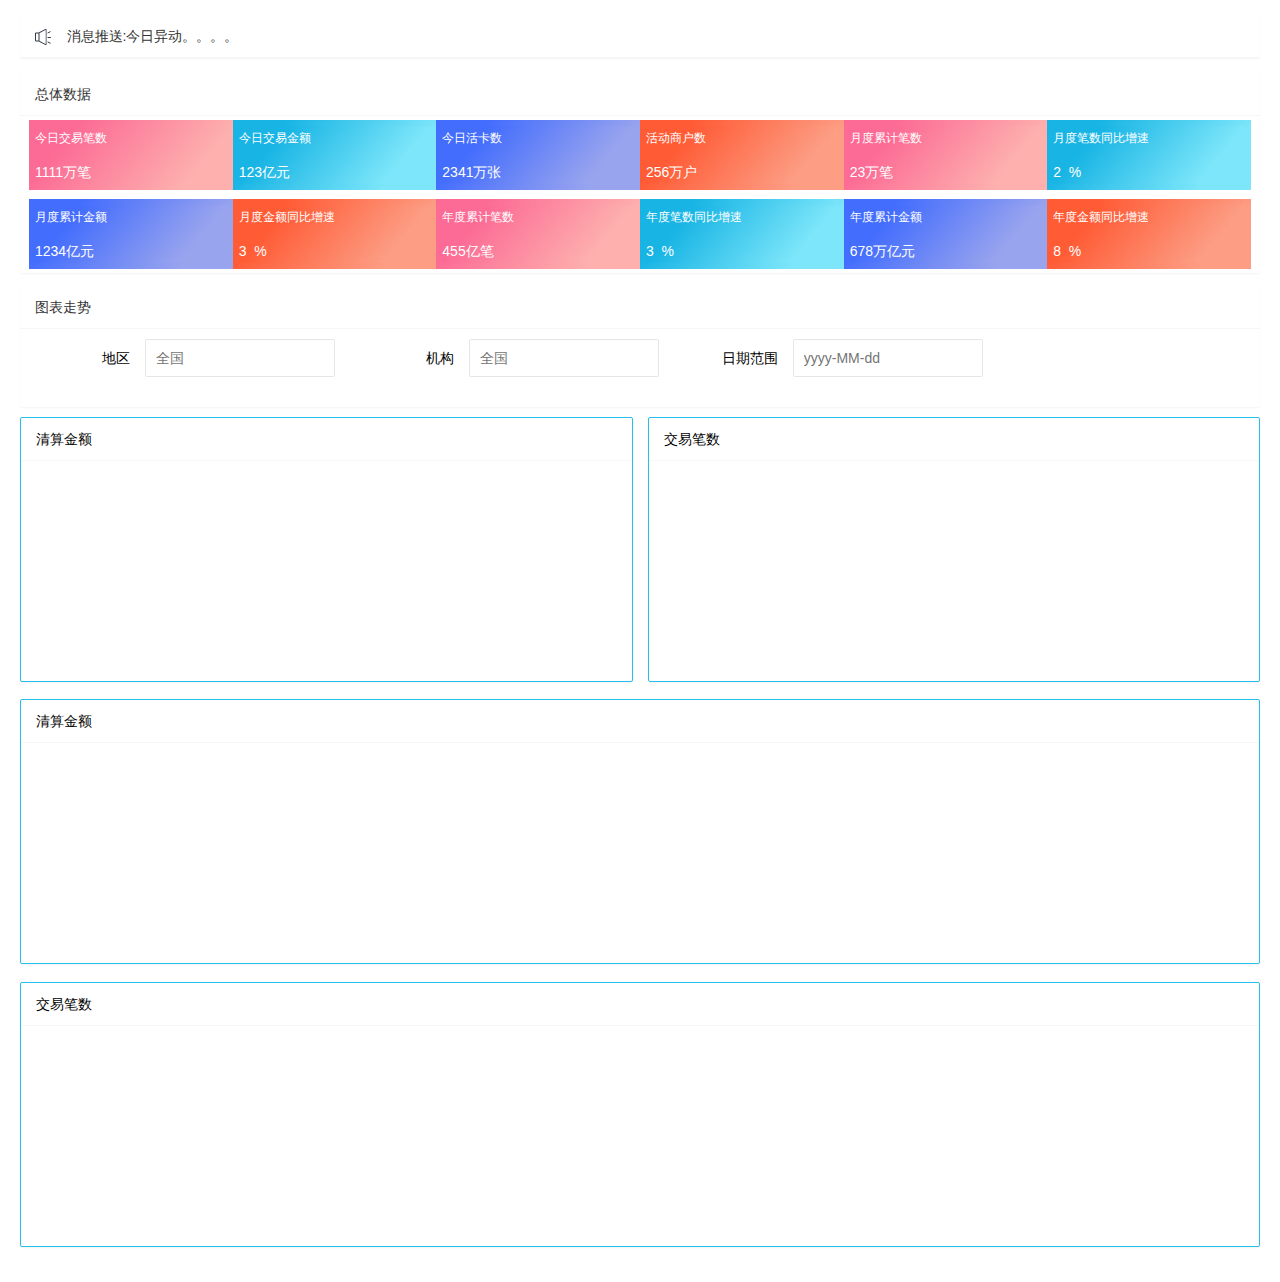
<file: admin2/pages/baseTotalDetails.html>
<!DOCTYPE html>
<html>
<head>
    <meta charset="UTF-8">
    <meta name="renderer" content="webkit">
    <meta http-equiv="X-UA-Compatible" content="IE=edge,chrome=1">

    <meta http-equiv="Cache-Control" content="no-siteapp"/>
    <!-- 启用360浏览器的极速模式(webkit) -->
    <meta name="renderer" content="webkit">
    <!-- 避免IE使用兼容模式 -->

    <meta name="viewport"
          content="width=device-width,initial-scale=1,minimum-scale=1,maximum-scale=1,user-scalable=no"/>
    <title>控制台页面</title>
    <link rel="stylesheet" href="../../layui-2.3.0/css/layui.css">
    <link rel="stylesheet" href="../css/index.css">
    <script type="text/javascript" src="../../layui-2.3.0/layui.js" charset="utf-8"></script>
    <style>
        .layadmin-backlog .layadmin-backlog-body {
            display: block;
            padding: 10px 15px;
            color: #fff;
            border-radius: 2px;
            transition: all .3s;
            -webkit-transition: all .3s;
            /* box-shadow: 0 0 5px rgb(30, 165, 86); */
        }

        .layui-tab-card > .layui-tab-title .layui-this {
            color: #115e4e !important;
        }

        #Exchange {
            background: -webkit-linear-gradient(320deg, #fc6b95 20%, #fdb0ae 80%);
            background: -o-linear-gradient(320deg, #fc6b95 20%, #fdb0ae 80%);
            background: -moz-linear-gradient(320deg, #fc6b95 20%, #fdb0ae 80%);
            background: -ms-linear-gradient(320deg, #fc6b95 20%, #fdb0ae 80%);
         
            
        }

        #Exchanges {
            background: -webkit-linear-gradient(320deg, #17b4e4 20%, #7de6fa 80%);
            background: -o-linear-gradient(320deg, #17b4e4 20%, #7de6fa 80%);
            background: -moz-linear-gradient(320deg, #17b4e4 20%, #7de6fa 80%);
            background: -ms-linear-gradient(320deg, #17b4e4 20%, #7de6fa 80%);
            
        }

        #Exchanged {
            background: -webkit-linear-gradient(320deg, #436dfd 20%, #99a4ee 80%);
            background: -o-linear-gradient(320deg, #436dfd 20%, #99a4ee 80%);
            background: -moz-linear-gradient(320deg, #436dfd 20%, #99a4ee 80%);
            background: -ms-linear-gradient(320deg, #436dfd 20%, #99a4ee 80%);
            
        }

        #Exchangeds {
            background: -webkit-linear-gradient(320deg, #ff5b35 20%, #fc9d84 80%);
            background: -o-linear-gradient(320deg, #ff5b35 20%, #fc9d84 80%);
            background: -moz-linear-gradient(320deg, #ff5b35 20%, #fc9d84 80%);
            background: -ms-linear-gradient(320deg, #ff5b35 20%, #fc9d84 80%);
            
        }

        .layadmin-backlog-body p {
           
            color:#fff;
        }
        .layadmin-backlog-body h3 {
            padding-bottom: 10px;
            font-size: 12px;
            color:#fff;
        }

        .layadmin-carousel .layui-col-space10 {
            margin: 3;
        }

        .layadmin-carousel .layui-carousel, .layadmin-carousel > [carousel-item] > * {
            background-color: #fff;
        }

        .layadmin-carousel {
            height: 185px !important;
            background-color: #fff;
        }

        .layadmin-carousel .layui-carousel-ind {
            position: relative;
            top: -10px;
            text-align: center;
        }

        .layadmin-carousel .layui-carousel-ind ul {
            background: 0 0;
        }

        .layadmin-carousel .layui-carousel-ind li {
            background-color: #e2e2e2;
        }

        .layadmin-carousel .layui-carousel-ind li.layui-this {
            background-color: #6495ED;
        }

        .layui-carousel-ind li {
            display: inline-block;
            width: 15px;
            height: 3px;
            margin: -10px 3px;
            font-size: 14px;
            background-color: #e2e2e2;
            background-color: rgba(255, 255, 255, .5);
            border-radius: 5px;
            cursor: pointer;
            -webkit-transition-duration: .3s;
            transition-duration: .3s;
        }

        .like {
            font-size: 25px;
            color: #ccc;
            cursor: pointer;
            position: absolute;
            right: 100px
        }

        .cs {
            color: #f00;
        }

        .link {
            width: 60px;
            height: 20px;
            font-size: 12px;
            color: #fff;
            float: right;


        }

        .color {
            color: #fff !important;
        }

        /* div {
          width: 100px;
          height: 100px;
          background: red;
          border-radius: 50%;
          position: relative;
        } */

        div.animation {
           
            width: 100px;
            height: 100px;
            /* background: red; */
            border-radius: 50%;
            animation: turn-around .5s linear infinite;
        }

        #common {
            font-size: 10px;
            margin-left: 10px;
        }

        @keyframes turn-around {
            from {
                transform: rotateZ(0deg);
            }
            to {
                transform: rotateZ(360deg);
            }
        }
    </style>
<body>
    <div class="wrap-container welcome-container">

        <div class="layui-row layui-col-space15">
            <div class="layui-col-md12">
                <div class="layui-row layui-col-space15">
                    <div class="layui-col-md12">
                        <div class="layui-card">
                        <div class="layui-card-header" ><img src="../images/message.png" alt="">&nbsp;&nbsp;&nbsp;&nbsp;消息推送:今日异动。。。。</div>
                        </div>
                    </div>
                    <div class="layui-col-md12">
                        <div class="layui-card">
                            <div class="layui-card-header" style="position: relative;">总体数据</div>
                            <div class="layui-card-body">
                                        <ul class="layui-row layui-col-space12">
                                            <li class="layui-col-xs2" id="Exchange">
                                                <div  class="layadmin-backlog-body" ></a>
                                                    <h3>今日交易笔数</h3>
                                                    <p><span id="jrjybs">1111</span><span class="color">万笔</span></p>
                                                </div>
                                            </li>
                                            <li class="layui-col-xs2" id="Exchanges">
                                                <div  class="layadmin-backlog-body" id="Exchanges">
                                                    <h3>今日交易金额</h3>
                                                    <p><span id="jrjyje">123</span><span class="color">亿元</span></p>
                                                </div>
                                            </li>
                                            <li class="layui-col-xs2" id="Exchanged">
                                                <div  class="layadmin-backlog-body" id="Exchanged">
                                                    <h3>今日活卡数</h3>
                                                    <p><span id="hkstxt">2341</span><span class="color">万张</span></p>
                                                </div>
                                            </li>
                                            <li class="layui-col-xs2" id="Exchangeds">
                                                <div  class="layadmin-backlog-body" id="Exchangeds">
                                                    <h3>活动商户数</h3>
                                                    <p><span id="hdshtxt">256</span><span class="color">万户</span></p>
                                                </div>
                                            </li>
                                            <li class="layui-col-xs2" id="Exchange">
                                                <div class="layadmin-backlog-body" id="Exchange">
                                                    <h3>月度累计笔数</h3>
                                                    <p><span id="ydljbs">23</span><span class="color">万笔</span></p>
                                                </div>
                                            </li>
                                            <li class="layui-col-xs2" id="Exchanges">
                                                <div class="layadmin-backlog-body" id="Exchanges">
                                                    <h3>月度笔数同比增速</h3>
                                                    <p><span id="ydtbjezs">2<span class="color">&nbsp&nbsp%</span></span>
                                                    </p>
                                                </div>
                                            </li>
                                        </ul>
                                        <ul class="layui-row layui-col-space12" style="margin-top: 15px;">
                                            <li class="layui-col-xs2" id="Exchanged">
                                                <div  class="layadmin-backlog-body" id="Exchanged">
                                                    <h3>月度累计金额</h3>
                                                    <p><span id="ydljje">1234</span><span class="color">亿元</span></p>
                                                </div>
                                            </li>
                                            <li class="layui-col-xs2" id="Exchangeds">
                                                <div  class="layadmin-backlog-body" id="Exchangeds">
                                                    <h3>月度金额同比增速</h3>
                                                    <p><span id="ydtbbszs">3<span class="color">&nbsp&nbsp%</span></span>
                                                    </p>
                                                </div>
                                            </li>
                                            <li class="layui-col-xs2" id="Exchange">
                                                <div  class="layadmin-backlog-body" id="Exchange">
                                                    <h3>年度累计笔数</h3>
                                                    <p><span id="ndljbs">455</span><span class="color">亿笔</span></p>
                                                </div>
                                            </li>
                                            <li class="layui-col-xs2" id="Exchanges">
                                                <div class="layadmin-backlog-body" id="Exchanges">
                                                    <h3>年度笔数同比增速</h3>
                                                    <p><span id="ndtbbszs">3<span class="color">&nbsp&nbsp%</span></span>
                                                    </p>
                                                </div>
                                            </li>
                                            <li class="layui-col-xs2" id="Exchanged">
                                                <div  class="layadmin-backlog-body" id="Exchanged">
                                                    <h3>年度累计金额</h3>
                                                    <p><span id="ndljje">678</span><span class="color">万亿元</span></p>
                                                </div>
                                            </li>
                                            <li class="layui-col-xs2" id="Exchangeds">
                                                <div  class="layadmin-backlog-body" id="Exchangeds">
                                                    <h3>年度金额同比增速</h3>
                                                    <p><span id="ndtbjezs">8<span class="color">&nbsp&nbsp%</span></span>
                                                    </p>
                                                </div>
                                            </li>
                                        </ul>
                                       
                                   
                                </div>
                            </div>
                        </div>
                    </div>
                    
                    <div class="layui-col-md12" style="margin: 5px 0">
                        <div class="layui-card">
                            <div class="layui-card-header" style="position: relative;">图表走势</div>
                            <div class="layui-card-body">
                                 <form class="layui-form" action="">
                                    <div class="layui-form-item">
                                        <div class="layui-inline">
                                          <label class="layui-form-label">地区</label>
                                          <div class="layui-input-inline">
                                            <input type="text" name="number" lay-verify="required|number" autocomplete="off" class="layui-input" placeholder="全国">
                                          </div>
                                        </div>
                                        
                                        <div class="layui-inline">
                                          <label class="layui-form-label">机构</label>
                                          <div class="layui-input-inline">
                                            <input type="tel" name="url" lay-verify="url" autocomplete="off" class="layui-input" placeholder="全国">
                                          </div>
                                        </div>
                                        <div class="layui-inline">
                                            <label class="layui-form-label">日期范围</label>
                                            <div class="layui-input-inline">
                                              <input type="text" name="date" id="date" lay-verify="date" placeholder="yyyy-MM-dd" autocomplete="off" class="layui-input">
                                            </div>
                                          </div>
                                      </div>
                                 </form>

                            </div>
                        </div>
                       
                    </div>
                    <div class="layui-col-md12" style="margin: 5px 0">
                        <ul class="layui-row layui-col-space15">
                            <li class="layui-col-xs12 layui-col-md6">
                                <div class="layui-card" style="border:1px solid #25C0E7 !important">
                                    <div class="layui-card-header"
                                         style="position: relative;color:#000">清算金额
                                       
                                    </div>
                                    <div class="layui-card-body">
                                        <div id="chart" style="width:450px;height: 200px;"></div>
                                    </div>
                                </div>
                            </li>
                            <li class="layui-col-xs12 layui-col-md6">
                                <div class="layui-card" style="border:1px solid #25C0E7 !important">
                                    <div class="layui-card-header"
                                         style="position: relative;color:#000">交易笔数
                                       
                                    </div>
                                    <div class="layui-card-body">
                                        <div id="charts" style="width:450px;height: 200px;"></div>
                                    </div>
                                </div>
                            </li>
                        </ul>
                    </div>
                    <div class="layui-col-md12" style="margin: 5px 0">
                        <ul class="layui-row layui-col-space15">
                            <li class="layui-col-xs12 layui-col-md12">
                                <div class="layui-card" style="border:1px solid #25C0E7 !important">
                                    <div class="layui-card-header"
                                         style="position: relative;color:#000">清算金额
                                       
                                    </div>
                                    <div class="layui-card-body">
                                        <div id="baseTotalChart" style="width:450px;height: 200px;"></div>
                                    </div>
                                </div>
                            </li>
                          
                        </ul>
                    </div>
                    <div class="layui-col-md12" style="margin: 5px 0">
                        <ul class="layui-row layui-col-space15">
                            <li class="layui-col-xs12 layui-col-md12">
                                <div class="layui-card" style="border:1px solid #25C0E7 !important">
                                    <div class="layui-card-header"
                                         style="position: relative;color:#000">交易笔数
                                       
                                    </div>
                                    <div class="layui-card-body">
                                        <div id="baseTotalChart" style="width:450px;height: 200px;"></div>
                                    </div>
                                </div>
                            </li>
                          
                        </ul>
                    </div>
                </div>
            </div>
    
    
        </div>
    </div>


</body>
</html>
<script src="../../echarts-v3.8.5/echarts.min.js"></script>
<script src="../js/jquery.min.js"></script>
<!-- <script src = "../js/index1.js"></script> -->
<script src="../js/Detail/baseTotal.js"></script>
<script src="../js/index.js"></script>
<script type="text/javascript">

        layui.use(['form', 'layedit', 'laydate'], function(){
        var form = layui.form
        ,layer = layui.layer
        ,layedit = layui.layedit
        ,laydate = layui.laydate;
       //日期
        laydate.render({
            elem: '#date',
            range: true
        });


    });
</script>
</file>
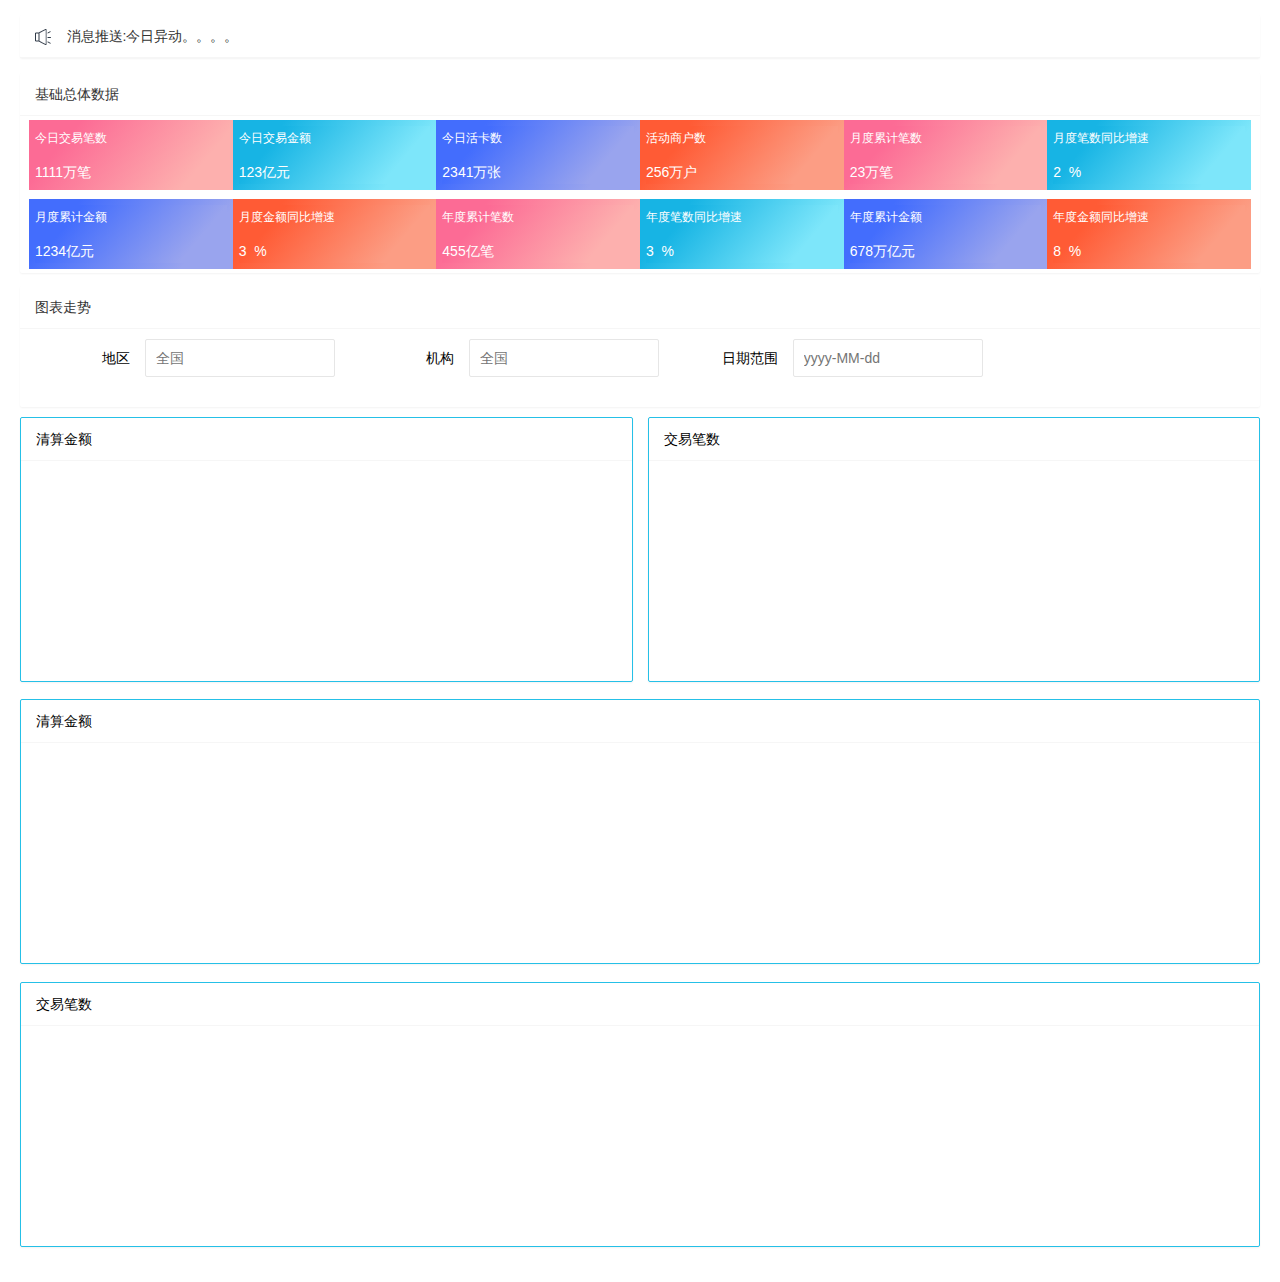
<file: admin2/pages/TotalDetail1.html>
<!DOCTYPE html>
<html>
<head>
    <meta charset="UTF-8">
    <meta name="renderer" content="webkit">
    <meta http-equiv="X-UA-Compatible" content="IE=edge,chrome=1">

    <meta http-equiv="Cache-Control" content="no-siteapp"/>
    <!-- 启用360浏览器的极速模式(webkit) -->
    <meta name="renderer" content="webkit">
    <!-- 避免IE使用兼容模式 -->

    <meta name="viewport"
          content="width=device-width,initial-scale=1,minimum-scale=1,maximum-scale=1,user-scalable=no"/>
    <title>控制台页面</title>
    <link rel="stylesheet" href="../../layui-2.3.0/css/layui.css">
    <link rel="stylesheet" href="../css/index.css">
    <script type="text/javascript" src="../../layui-2.3.0/layui.js" charset="utf-8"></script>
    <style>
        .layadmin-backlog .layadmin-backlog-body {
            display: block;
            padding: 10px 15px;
            color: #fff;
            border-radius: 2px;
            transition: all .3s;
            -webkit-transition: all .3s;
            /* box-shadow: 0 0 5px rgb(30, 165, 86); */
        }

        .layui-tab-card > .layui-tab-title .layui-this {
            color: #115e4e !important;
        }

        #Exchange {
            background: -webkit-linear-gradient(320deg, #fc6b95 20%, #fdb0ae 80%);
            background: -o-linear-gradient(320deg, #fc6b95 20%, #fdb0ae 80%);
            background: -moz-linear-gradient(320deg, #fc6b95 20%, #fdb0ae 80%);
            background: -ms-linear-gradient(320deg, #fc6b95 20%, #fdb0ae 80%);
         
            
        }

        #Exchanges {
            background: -webkit-linear-gradient(320deg, #17b4e4 20%, #7de6fa 80%);
            background: -o-linear-gradient(320deg, #17b4e4 20%, #7de6fa 80%);
            background: -moz-linear-gradient(320deg, #17b4e4 20%, #7de6fa 80%);
            background: -ms-linear-gradient(320deg, #17b4e4 20%, #7de6fa 80%);
            
        }

        #Exchanged {
            background: -webkit-linear-gradient(320deg, #436dfd 20%, #99a4ee 80%);
            background: -o-linear-gradient(320deg, #436dfd 20%, #99a4ee 80%);
            background: -moz-linear-gradient(320deg, #436dfd 20%, #99a4ee 80%);
            background: -ms-linear-gradient(320deg, #436dfd 20%, #99a4ee 80%);
            
        }

        #Exchangeds {
            background: -webkit-linear-gradient(320deg, #ff5b35 20%, #fc9d84 80%);
            background: -o-linear-gradient(320deg, #ff5b35 20%, #fc9d84 80%);
            background: -moz-linear-gradient(320deg, #ff5b35 20%, #fc9d84 80%);
            background: -ms-linear-gradient(320deg, #ff5b35 20%, #fc9d84 80%);
            
        }

        .layadmin-backlog-body p {
           
            color:#fff;
        }
        .layadmin-backlog-body h3 {
            padding-bottom: 10px;
            font-size: 12px;
            color:#fff;
        }

        .layadmin-carousel .layui-col-space10 {
            margin: 3;
        }

        .layadmin-carousel .layui-carousel, .layadmin-carousel > [carousel-item] > * {
            background-color: #fff;
        }

        .layadmin-carousel {
            height: 185px !important;
            background-color: #fff;
        }

        .layadmin-carousel .layui-carousel-ind {
            position: relative;
            top: -10px;
            text-align: center;
        }

        .layadmin-carousel .layui-carousel-ind ul {
            background: 0 0;
        }

        .layadmin-carousel .layui-carousel-ind li {
            background-color: #e2e2e2;
        }

        .layadmin-carousel .layui-carousel-ind li.layui-this {
            background-color: #6495ED;
        }

        .layui-carousel-ind li {
            display: inline-block;
            width: 15px;
            height: 3px;
            margin: -10px 3px;
            font-size: 14px;
            background-color: #e2e2e2;
            background-color: rgba(255, 255, 255, .5);
            border-radius: 5px;
            cursor: pointer;
            -webkit-transition-duration: .3s;
            transition-duration: .3s;
        }

        .like {
            font-size: 25px;
            color: #ccc;
            cursor: pointer;
            position: absolute;
            right: 100px
        }

        .cs {
            color: #f00;
        }

        .link {
            width: 60px;
            height: 20px;
            font-size: 12px;
            color: #fff;
            float: right;


        }

        .color {
            color: #fff !important;
        }

        /* div {
          width: 100px;
          height: 100px;
          background: red;
          border-radius: 50%;
          position: relative;
        } */

        div.animation {
           
            width: 100px;
            height: 100px;
            /* background: red; */
            border-radius: 50%;
            animation: turn-around .5s linear infinite;
        }

        #common {
            font-size: 10px;
            margin-left: 10px;
        }

        @keyframes turn-around {
            from {
                transform: rotateZ(0deg);
            }
            to {
                transform: rotateZ(360deg);
            }
        }
    </style>
<body>
    <div class="wrap-container welcome-container">

        <div class="layui-row layui-col-space15">
            <div class="layui-col-md12">
                <div class="layui-row layui-col-space15">
                    <div class="layui-col-md12">
                        <div class="layui-card">
                        <div class="layui-card-header" ><img src="../images/message.png" alt="">&nbsp;&nbsp;&nbsp;&nbsp;消息推送:今日异动。。。。</div>
                        </div>
                    </div>
                    <div class="layui-col-md12">
                        <div class="layui-card">
                            <div class="layui-card-header" style="position: relative;">基础总体数据</div>
                            <div class="layui-card-body">
                                        <ul class="layui-row layui-col-space12">
                                            <li class="layui-col-xs2" id="Exchange">
                                                <div  class="layadmin-backlog-body" ></a>
                                                    <h3>今日交易笔数</h3>
                                                    <p><span id="jrjybs">1111</span><span class="color">万笔</span></p>
                                                </div>
                                            </li>
                                            <li class="layui-col-xs2" id="Exchanges">
                                                <div  class="layadmin-backlog-body" id="Exchanges">
                                                    <h3>今日交易金额</h3>
                                                    <p><span id="jrjyje">123</span><span class="color">亿元</span></p>
                                                </div>
                                            </li>
                                            <li class="layui-col-xs2" id="Exchanged">
                                                <div  class="layadmin-backlog-body" id="Exchanged">
                                                    <h3>今日活卡数</h3>
                                                    <p><span id="hkstxt">2341</span><span class="color">万张</span></p>
                                                </div>
                                            </li>
                                            <li class="layui-col-xs2" id="Exchangeds">
                                                <div  class="layadmin-backlog-body" id="Exchangeds">
                                                    <h3>活动商户数</h3>
                                                    <p><span id="hdshtxt">256</span><span class="color">万户</span></p>
                                                </div>
                                            </li>
                                            <li class="layui-col-xs2" id="Exchange">
                                                <div class="layadmin-backlog-body" id="Exchange">
                                                    <h3>月度累计笔数</h3>
                                                    <p><span id="ydljbs">23</span><span class="color">万笔</span></p>
                                                </div>
                                            </li>
                                            <li class="layui-col-xs2" id="Exchanges">
                                                <div class="layadmin-backlog-body" id="Exchanges">
                                                    <h3>月度笔数同比增速</h3>
                                                    <p><span id="ydtbjezs">2<span class="color">&nbsp&nbsp%</span></span>
                                                    </p>
                                                </div>
                                            </li>
                                        </ul>
                                        <ul class="layui-row layui-col-space12" style="margin-top: 15px;">
                                            <li class="layui-col-xs2" id="Exchanged">
                                                <div  class="layadmin-backlog-body" id="Exchanged">
                                                    <h3>月度累计金额</h3>
                                                    <p><span id="ydljje">1234</span><span class="color">亿元</span></p>
                                                </div>
                                            </li>
                                            <li class="layui-col-xs2" id="Exchangeds">
                                                <div  class="layadmin-backlog-body" id="Exchangeds">
                                                    <h3>月度金额同比增速</h3>
                                                    <p><span id="ydtbbszs">3<span class="color">&nbsp&nbsp%</span></span>
                                                    </p>
                                                </div>
                                            </li>
                                            <li class="layui-col-xs2" id="Exchange">
                                                <div  class="layadmin-backlog-body" id="Exchange">
                                                    <h3>年度累计笔数</h3>
                                                    <p><span id="ndljbs">455</span><span class="color">亿笔</span></p>
                                                </div>
                                            </li>
                                            <li class="layui-col-xs2" id="Exchanges">
                                                <div class="layadmin-backlog-body" id="Exchanges">
                                                    <h3>年度笔数同比增速</h3>
                                                    <p><span id="ndtbbszs">3<span class="color">&nbsp&nbsp%</span></span>
                                                    </p>
                                                </div>
                                            </li>
                                            <li class="layui-col-xs2" id="Exchanged">
                                                <div  class="layadmin-backlog-body" id="Exchanged">
                                                    <h3>年度累计金额</h3>
                                                    <p><span id="ndljje">678</span><span class="color">万亿元</span></p>
                                                </div>
                                            </li>
                                            <li class="layui-col-xs2" id="Exchangeds">
                                                <div  class="layadmin-backlog-body" id="Exchangeds">
                                                    <h3>年度金额同比增速</h3>
                                                    <p><span id="ndtbjezs">8<span class="color">&nbsp&nbsp%</span></span>
                                                    </p>
                                                </div>
                                            </li>
                                        </ul>
                                       
                                   
                                </div>
                            </div>
                        </div>
                    </div>
                    
                    <div class="layui-col-md12" style="margin: 5px 0">
                        <div class="layui-card">
                            <div class="layui-card-header" style="position: relative;">图表走势</div>
                            <div class="layui-card-body">
                                 <form class="layui-form" action="">
                                    <div class="layui-form-item">
                                        <div class="layui-inline">
                                          <label class="layui-form-label">地区</label>
                                          <div class="layui-input-inline">
                                            <input type="text" name="number" lay-verify="required|number" autocomplete="off" class="layui-input" placeholder="全国">
                                          </div>
                                        </div>
                                        
                                        <div class="layui-inline">
                                          <label class="layui-form-label">机构</label>
                                          <div class="layui-input-inline">
                                            <input type="tel" name="url" lay-verify="url" autocomplete="off" class="layui-input" placeholder="全国">
                                          </div>
                                        </div>
                                        <div class="layui-inline">
                                            <label class="layui-form-label">日期范围</label>
                                            <div class="layui-input-inline">
                                              <input type="text" name="date" id="date" lay-verify="date" placeholder="yyyy-MM-dd" autocomplete="off" class="layui-input">
                                            </div>
                                          </div>
                                      </div>
                                 </form>

                            </div>
                        </div>
                       
                    </div>
                    <div class="layui-col-md12" style="margin: 5px 0">
                        <ul class="layui-row layui-col-space15">
                            <li class="layui-col-xs12 layui-col-md6">
                                <div class="layui-card" style="border:1px solid #25C0E7 !important">
                                    <div class="layui-card-header"
                                         style="position: relative;color:#000">清算金额
                                       
                                    </div>
                                    <div class="layui-card-body">
                                        <div id="chart" style="width:450px;height: 200px;"></div>
                                    </div>
                                </div>
                            </li>
                            <li class="layui-col-xs12 layui-col-md6">
                                <div class="layui-card" style="border:1px solid #25C0E7 !important">
                                    <div class="layui-card-header"
                                         style="position: relative;color:#000">交易笔数
                                       
                                    </div>
                                    <div class="layui-card-body">
                                        <div id="charts" style="width:450px;height: 200px;"></div>
                                    </div>
                                </div>
                            </li>
                        </ul>
                    </div>
                    <div class="layui-col-md12" style="margin: 5px 0">
                        <ul class="layui-row layui-col-space15">
                            <li class="layui-col-xs12 layui-col-md12">
                                <div class="layui-card" style="border:1px solid #25C0E7 !important">
                                    <div class="layui-card-header"
                                         style="position: relative;color:#000">清算金额
                                       
                                    </div>
                                    <div class="layui-card-body">
                                        <div id="baseTotalChart" style="width:450px;height: 200px;"></div>
                                    </div>
                                </div>
                            </li>
                          
                        </ul>
                    </div>
                    <div class="layui-col-md12" style="margin: 5px 0">
                        <ul class="layui-row layui-col-space15">
                            <li class="layui-col-xs12 layui-col-md12">
                                <div class="layui-card" style="border:1px solid #25C0E7 !important">
                                    <div class="layui-card-header"
                                         style="position: relative;color:#000">交易笔数
                                       
                                    </div>
                                    <div class="layui-card-body">
                                        <div id="baseTotalChart" style="width:450px;height: 200px;"></div>
                                    </div>
                                </div>
                            </li>
                          
                        </ul>
                    </div>
                </div>
            </div>
    
    
        </div>
    </div>


</body>
</html>
<script src="../../echarts-v3.8.5/echarts.min.js"></script>
<script src="../js/jquery.min.js"></script>
<!-- <script src = "../js/index1.js"></script> -->
<script src="../js/Detail/baseTotal.js"></script>
<script src="../js/index.js"></script>
<script type="text/javascript">

        layui.use(['form', 'layedit', 'laydate'], function(){
        var form = layui.form
        ,layer = layui.layer
        ,layedit = layui.layedit
        ,laydate = layui.laydate;
       //日期
        laydate.render({
            elem: '#date',
            range: true
        });


    });
</script>
</file>
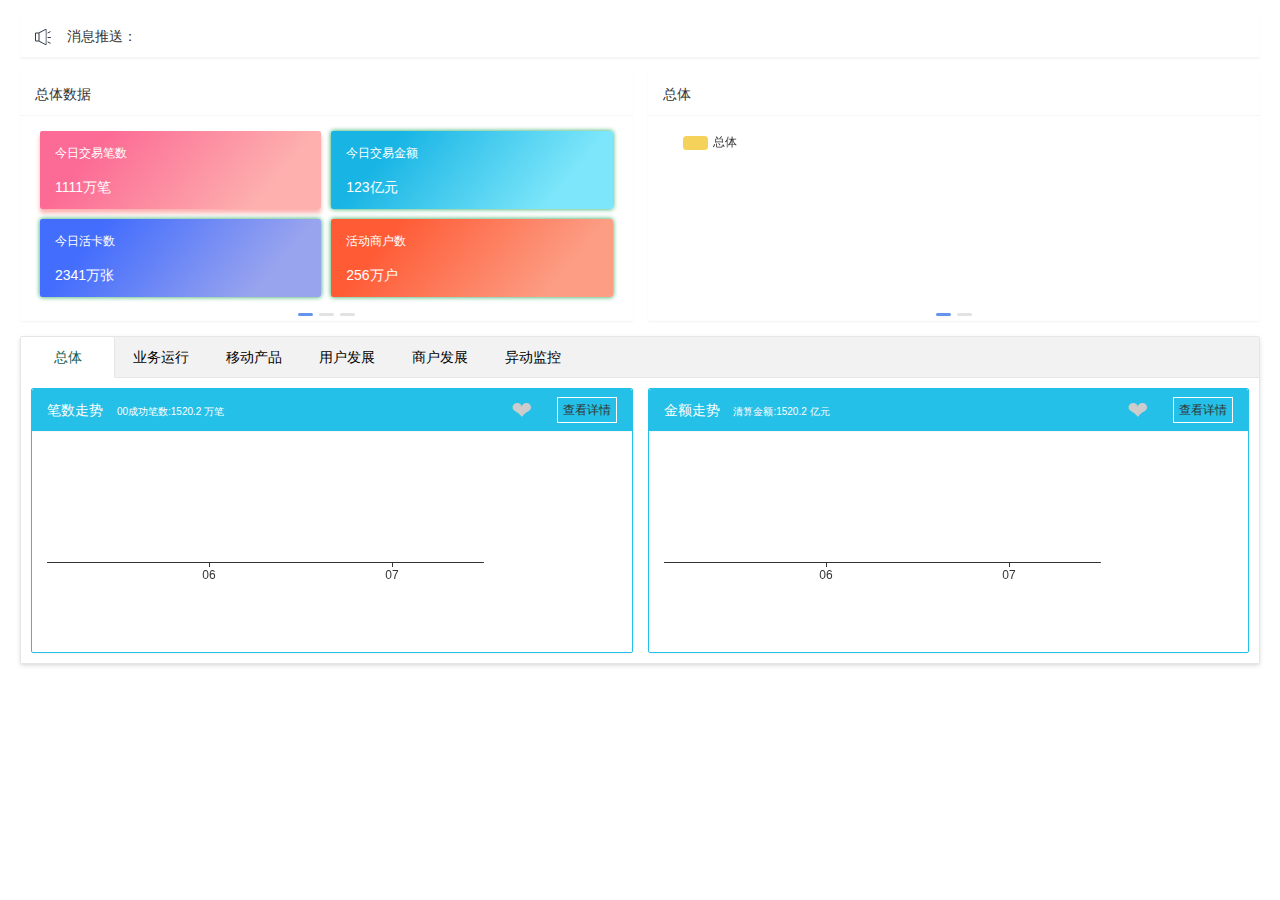
<file: admin2/pages/welcome.html>
<!DOCTYPE html>
<html>
<head>
    <meta charset="UTF-8">
    <meta name="renderer" content="webkit">
    <meta http-equiv="X-UA-Compatible" content="IE=edge,chrome=1">

    <meta http-equiv="Cache-Control" content="no-siteapp"/>
    <!-- 启用360浏览器的极速模式(webkit) -->
    <meta name="renderer" content="webkit">
    <!-- 避免IE使用兼容模式 -->

    <meta name="viewport"
          content="width=device-width,initial-scale=1,minimum-scale=1,maximum-scale=1,user-scalable=no"/>
    <title>控制台页面</title>
    <link rel="stylesheet" href="../../layui-2.3.0/css/layui.css">
    <link rel="stylesheet" href="../css/index.css">
    <script type="text/javascript" src="../../layui-2.3.0/layui.js" charset="utf-8"></script>
    <style>
        .layadmin-backlog .layadmin-backlog-body {
            display: block;
            padding: 10px 15px;
            color: #fff;
            border-radius: 2px;
            transition: all .3s;
            -webkit-transition: all .3s;
            /* box-shadow: 0 0 5px rgb(30, 165, 86); */
        }

        .layui-tab-card > .layui-tab-title .layui-this {
            color: #115e4e !important;
        }

        #Exchange {
            background: -webkit-linear-gradient(320deg, #fc6b95 20%, #fdb0ae 80%);
            background: -o-linear-gradient(320deg, #fc6b95 20%, #fdb0ae 80%);
            background: -moz-linear-gradient(320deg, #fc6b95 20%, #fdb0ae 80%);
            background: -ms-linear-gradient(320deg, #fc6b95 20%, #fdb0ae 80%);
            box-shadow: 0px 4px 4px #fdb0ae;
        }

        #Exchanges {
            background: -webkit-linear-gradient(320deg, #17b4e4 20%, #7de6fa 80%);
            background: -o-linear-gradient(320deg, #17b4e4 20%, #7de6fa 80%);
            background: -moz-linear-gradient(320deg, #17b4e4 20%, #7de6fa 80%);
            background: -ms-linear-gradient(320deg, #17b4e4 20%, #7de6fa 80%);
            box-shadow: 0 0 5px rgb(30, 165, 86);
        }

        #Exchanged {
            background: -webkit-linear-gradient(320deg, #436dfd 20%, #99a4ee 80%);
            background: -o-linear-gradient(320deg, #436dfd 20%, #99a4ee 80%);
            background: -moz-linear-gradient(320deg, #436dfd 20%, #99a4ee 80%);
            background: -ms-linear-gradient(320deg, #436dfd 20%, #99a4ee 80%);
            box-shadow: 0 0 5px rgb(30, 165, 86);
        }

        #Exchangeds {
            background: -webkit-linear-gradient(320deg, #ff5b35 20%, #fc9d84 80%);
            background: -o-linear-gradient(320deg, #ff5b35 20%, #fc9d84 80%);
            background: -moz-linear-gradient(320deg, #ff5b35 20%, #fc9d84 80%);
            background: -ms-linear-gradient(320deg, #ff5b35 20%, #fc9d84 80%);
            box-shadow: 0 0 5px rgb(30, 165, 86);
        }

        .layadmin-backlog-body h3 {
            padding-bottom: 10px;
            font-size: 12px;
        }

        .layadmin-carousel .layui-col-space10 {
            margin: 0;
        }

        .layadmin-carousel .layui-carousel, .layadmin-carousel > [carousel-item] > * {
            background-color: #fff;
        }

        .layadmin-carousel {
            height: 185px !important;
            background-color: #fff;
        }

        .layadmin-carousel .layui-carousel-ind {
            position: relative;
            top: -10px;
            text-align: center;
        }

        .layadmin-carousel .layui-carousel-ind ul {
            background: 0 0;
        }

        .layadmin-carousel .layui-carousel-ind li {
            background-color: #e2e2e2;
        }

        .layadmin-carousel .layui-carousel-ind li.layui-this {
            background-color: #6495ED;
        }

        .layui-carousel-ind li {
            display: inline-block;
            width: 15px;
            height: 3px;
            margin: -10px 3px;
            font-size: 14px;
            background-color: #e2e2e2;
            background-color: rgba(255, 255, 255, .5);
            border-radius: 5px;
            cursor: pointer;
            -webkit-transition-duration: .3s;
            transition-duration: .3s;
        }

        .like {
            font-size: 25px;
            color: #ccc;
            cursor: pointer;
            position: absolute;
            right: 100px
        }

        .cs {
            color: #f00;
        }

        .link {
            width: 60px;
            height: 20px;
            font-size: 12px;
            color: #fff;
            float: right;


        }

        .color {
            color: #fff !important;
        }

        /* div {
          width: 100px;
          height: 100px;
          background: red;
          border-radius: 50%;
          position: relative;
        } */

        div.animation {
            border: 4px dotted green;
            width: 100px;
            height: 100px;
            /* background: red; */
            border-radius: 50%;
            animation: turn-around .5s linear infinite;
        }

        #common {
            font-size: 10px;
            margin-left: 10px;
        }

        @keyframes turn-around {
            from {
                transform: rotateZ(0deg);
            }
            to {
                transform: rotateZ(360deg);
            }
        }
    </style>
</head>
<body>
<!-- <div class="animation"></div> -->
<div class="wrap-container welcome-container">

    <div class="layui-row layui-col-space15">
        <div class="layui-col-md12">
            <div class="layui-row layui-col-space15">
                <div class="layui-col-md12">
                    <div class="layui-card">
                    <div class="layui-card-header" ><img src="../images/message.png" alt="">&nbsp;&nbsp;&nbsp;&nbsp;消息推送：</div>
                    </div>
                </div>
                <div class="layui-col-md6">
                    <div class="layui-card">
                        <div class="layui-card-header" style="position: relative;">总体数据</div>
                        <div class="layui-card-body">
                            <div class="layui-carousel layadmin-carousel layadmin-backlog" id="test1">
                                <div carousel-item>
                                    <ul class="layui-row layui-col-space10">
                                        <li class="layui-col-xs6">
                                            <a href="javascript:;" class="layadmin-backlog-body" id="Exchange">
                                                <h3>今日交易笔数</h3>
                                                <p><span id="jrjybs">1111</span><span class="color">万笔</span></p>
                                            </a>
                                        </li>
                                        <li class="layui-col-xs6">
                                            <a href="javascript:;" class="layadmin-backlog-body" id="Exchanges">
                                                <h3>今日交易金额</h3>
                                                <p><span id="jrjyje">123</span><span class="color">亿元</span></p>
                                            </a>
                                        </li>
                                        <li class="layui-col-xs6">
                                            <a href="javascript:;" class="layadmin-backlog-body" id="Exchanged">
                                                <h3>今日活卡数</h3>
                                                <p><span id="hkstxt">2341</span><span class="color">万张</span></p>
                                            </a>
                                        </li>
                                        <li class="layui-col-xs6">
                                            <a href="javascript:;" class="layadmin-backlog-body" id="Exchangeds">
                                                <h3>活动商户数</h3>
                                                <p><span id="hdshtxt">256</span><span class="color">万户</span></p>
                                            </a>
                                        </li>
                                    </ul>
                                    <ul class="layui-row layui-col-space10">
                                        <li class="layui-col-xs6">
                                            <a href="javascript:;" class="layadmin-backlog-body" id="Exchange">
                                                <h3>月度累计笔数</h3>
                                                <p><span id="ydljbs">23</span><span class="color">万笔</span></p>
                                            </a>
                                        </li>
                                        <li class="layui-col-xs6">
                                            <a href="javascript:;" class="layadmin-backlog-body" id="Exchanges">
                                                <h3>月度笔数同比增速</h3>
                                                <p><span id="ydtbjezs">2<span class="color">&nbsp&nbsp%</span></span>
                                                </p>
                                            </a>
                                        </li>
                                        <li class="layui-col-xs6">
                                            <a href="javascript:;" class="layadmin-backlog-body" id="Exchanged">
                                                <h3>月度累计金额</h3>
                                                <p><span id="ydljje">1234</span><span class="color">亿元</span></p>
                                            </a>
                                        </li>
                                        <li class="layui-col-xs6">
                                            <a href="javascript:;" class="layadmin-backlog-body" id="Exchangeds">
                                                <h3>月度金额同比增速</h3>
                                                <p><span id="ydtbbszs">3<span class="color">&nbsp&nbsp%</span></span>
                                                </p>
                                            </a>
                                        </li>
                                    </ul>
                                    <ul class="layui-row layui-col-space10">
                                        <li class="layui-col-xs6">
                                            <a href="javascript:;" class="layadmin-backlog-body" id="Exchange">
                                                <h3>年度累计笔数</h3>
                                                <p><span id="ndljbs">455</span><span class="color">亿笔</span></p>
                                            </a>
                                        </li>
                                        <li class="layui-col-xs6">
                                            <a href="javascript:;" class="layadmin-backlog-body" id="Exchanges">
                                                <h3>年度笔数同比增速</h3>
                                                <p><span id="ndtbbszs">3<span class="color">&nbsp&nbsp%</span></span>
                                                </p>
                                            </a>
                                        </li>
                                        <li class="layui-col-xs6">
                                            <a href="javascript:;" class="layadmin-backlog-body" id="Exchanged">
                                                <h3>年度累计金额</h3>
                                                <p><span id="ndljje">678</span><span class="color">万亿元</span></p>
                                            </a>
                                        </li>
                                        <li class="layui-col-xs6">
                                            <a href="javascript:;" class="layadmin-backlog-body" id="Exchangeds">
                                                <h3>年度金额同比增速</h3>
                                                <p><span id="ndtbjezs">8<span class="color">&nbsp&nbsp%</span></span>
                                                </p>
                                            </a>
                                        </li>
                                    </ul>
                                </div>
                            </div>
                        </div>
                    </div>
                </div>
                <div class="layui-col-md6">
                    <div class="layui-card">
                        <div class="layui-card-header" style="position: relative;">总体</div>
                        <div class="layui-card-body">
                            <div class="layui-carousel layadmin-carousel layadmin-backlog" id="test2">
                                <div carousel-item>
                                    <div class="layui-row layui-col-space10">
                                        <div class="layui-col-xs12">
                                            <div id="chart" style="width:550px;height: 200px;"></div>
                                        </div>
                                    </div>
                                    <div class="layui-row layui-col-space10">
                                        <div class="layui-col-xs12">
                                            <div id="charts" style="width:550px;height: 200px;"></div>
                                        </div>
                                    </div>
                                </div>
                            </div>
                        </div>
                    </div>
                </div>
                <div class="layui-col-md12">

                    <div class="layui-card">
                        <div class="layui-tab layui-tab-card">
                            <ul class="layui-tab-title">
                                <li class="layui-this">总体</li>
                                <li>业务运行</li>
                                <li>移动产品</li>
                                <li>用户发展</li>
                                <li>商户发展</li>
                                <li>异动监控</li>
                            </ul>
                            <div class="layui-tab-content">
                                <div class="layui-tab-item layui-show">
                                    <ul class="layui-row layui-col-space15">
                                        <li class="layui-col-xs12 layui-col-md6">
                                            <div class="layui-card" style="border:1px solid #25C0E7 !important">
                                                <div class="layui-card-header"
                                                     style="position: relative;background: #25C0E7;color:#fff">笔数走势
                                                    <span id="common"><span>00成功笔数:</span><span
                                                            id="strokes">1520.2</span>&nbsp;万笔</span> <span
                                                            class="like">&#10084</span>
                                                    <div class="link" id="baselink">
                                                        <span
                                                            style="border:1px solid #fff;padding: 5px 5px">
                                                        <a data-url="../pages/baseTotalDetails.html" data-id="one" data-title="总体详情" class="detail">查看详情</a></span></div>
                                                </div>
                                                <div class="layui-card-body">
                                                    <div id="baseTotalChart" style="width:450px;height: 200px;"></div>
                                                </div>
                                            </div>
                                        </li>
                                        <li class="layui-col-xs12 layui-col-md6">
                                            <div class="layui-card" style="border:1px solid #25C0E7 !important">
                                                <div class="layui-card-header"
                                                     style="position: relative;background: #25C0E7;color:#fff">金额走势
                                                    <span id="common"><span>清算金额:</span><span id="moneys">1520.2</span>&nbsp;亿元</span>
                                                    <span class="like">&#10084</span>
                                                    <div class="link"><span
                                                            style="border:1px solid #fff;padding: 5px 5px">
                                                            <a data-url="../pages/baseTotalDetail-peice.html" data-id="two" data-title="总体详情" class="detail">查看详情</a></span>
                                                    </div>
                                                </div>
                                                <div class="layui-card-body">
                                                    <div id="baseTotalCharts" style="width:450px;height: 200px;"></div>
                                                </div>
                                            </div>
                                        </li>
                                    </ul>
                                </div>
                                <div class="layui-tab-item">

                                    <ul class="layui-row layui-col-space15">
                                        <div>基础转接清算业务</div>
                                        <li class="layui-col-xs12 layui-col-md6">
                                            <div class="layui-card" style="border:1px solid #25C0E7 !important">
                                                <div class="layui-card-header"
                                                     style="position: relative;background: #25C0E7;color:#fff">基础总体
                                                    <span id="common"><span>00成功笔数:</span><span
                                                            id="stroke">1520.2</span>&nbsp;万笔</span> <span class="like">&#10084</span>
                                                    <div class="link"><span
                                                            style="border:1px solid #fff;padding: 5px 5px"><a data-url="../pages/TotalDetail1.html"data-id="three" data-title="基础总体" class="detail">查看详情</a></span>
                                                    </div>
                                                </div>
                                                <div class="layui-card-body">
                                                    <div id="charted" style="width:450px;height: 200px;"></div>
                                                </div>
                                            </div>
                                        </li>
                                        <li class="layui-col-xs12 layui-col-md6">
                                            <div class="layui-card" style="border:1px solid #25C0E7 !important">
                                                <div class="layui-card-header"
                                                     style="position: relative;background: #25C0E7;color:#fff">基础总体
                                                    <span id="common"><span>清算金额:</span><span id="money">1520.2</span>&nbsp;亿元</span>
                                                    <span class="like">&#10084</span>
                                                    <div class="link"><span
                                                            style="border:1px solid #fff;padding: 5px 5px">查看详情</span>
                                                    </div>
                                                </div>
                                                <div class="layui-card-body">
                                                    <div id="charteds" style="width:450px;height: 200px;"></div>
                                                </div>
                                            </div>
                                        </li>
                                        <li class="layui-col-xs12 layui-col-md6">
                                            <div class="layui-card" style="border:1px solid #25C0E7 !important">
                                                <div class="layui-card-header"
                                                     style="position: relative;background: #25C0E7;color:#fff">线下消费
                                                    <span id="common"><span>清算金额:</span><span id="offline">1520.2</span>&nbsp;亿元</span>
                                                    <span class="like">&#10084</span>
                                                    <div class="link"><span
                                                            style="border:1px solid #fff;padding: 5px 5px">查看详情</span>
                                                    </div>
                                                </div>
                                                <div class="layui-card-body">
                                                    <div id="posBarChart" style="width:500px;height: 200px;"></div>
                                                </div>
                                            </div>
                                        </li>
                                        <li class="layui-col-xs12 layui-col-md6">
                                            <div class="layui-card" style="border:1px solid #25C0E7 !important">
                                                <div class="layui-card-header"
                                                     style="position: relative;background: #25C0E7;color:#fff">线上消费<span
                                                        id="common"><span>清算金额:</span><span id="online">1520.2</span>&nbsp;亿元</span>
                                                    <span class="like">&#10084</span>
                                                    <div class="link"><span
                                                            style="border:1px solid #fff;padding: 5px 5px">查看详情</span>
                                                    </div>
                                                </div>
                                                <div class="layui-card-body">
                                                    <div id="xsxfChart" style="width:500px;height: 200px;"></div>
                                                </div>
                                            </div>
                                        </li>
                                        <li class="layui-col-xs12 layui-col-md6">
                                            <div class="layui-card" style="border:1px solid #25C0E7 !important">
                                                <div class="layui-card-header"
                                                     style="position: relative;background: #25C0E7;color:#fff">贷记业务
                                                    <span id="common"><span>清算金额:</span><span id="credit">1520.2</span>&nbsp;亿元</span>
                                                    <span class="like">&#10084</span>
                                                    <div class="link"><span
                                                            style="border:1px solid #fff;padding: 5px 5px">查看详情</span>
                                                    </div>
                                                </div>
                                                <div class="layui-card-body">
                                                    <div id="djywChart" style="width:500px;height: 200px;"></div>
                                                </div>
                                            </div>
                                        </li>
                                        <li class="layui-col-xs12 layui-col-md6">
                                            <div class="layui-card" style="border:1px solid #25C0E7 !important">
                                                <div class="layui-card-header"
                                                     style="position: relative;background: #25C0E7;color:#fff">账户验证<span
                                                        id="common"><span>00成功笔数:</span><span id="account">1520.2</span>&nbsp;万笔</span>
                                                    <span class="like">&#10084</span>
                                                    <div class="link"><span
                                                            style="border:1px solid #fff;padding: 5px 5px">查看详情</span>
                                                    </div>
                                                </div>
                                                <div class="layui-card-body">
                                                    <div id="zhyzChart" style="width:500px;height: 200px;"></div>
                                                </div>
                                            </div>
                                        </li>
                                        <li class="layui-col-xs12 layui-col-md6">
                                            <div class="layui-card" style="border:1px solid #25C0E7 !important">
                                                <div class="layui-card-header"
                                                     style="position: relative;background: #25C0E7;color:#fff">ATM<span
                                                        id="common"><span>清算金额:</span><span id="atm">1520.2</span>&nbsp;亿元</span>
                                                    <span class="like">&#10084</span>
                                                    <div class="link"><span
                                                            style="border:1px solid #fff;padding: 5px 5px">查看详情</span>
                                                    </div>
                                                </div>
                                                <div class="layui-card-body">
                                                    <div id="atmChart" style="width:500px;height: 200px;"></div>
                                                </div>
                                            </div>
                                        </li>
                                        <li class="layui-col-xs12 layui-col-md6">
                                            <div class="layui-card" style="border:1px solid #25C0E7 !important">
                                                <div class="layui-card-header"
                                                     style="position: relative;background: #25C0E7;color:#fff">代收<span
                                                        id="common"><span>00成功笔数:</span><span id="account">1520.2</span>&nbsp;万笔</span>
                                                    <span class="like">&#10084</span>
                                                    <div class="link"><span
                                                            style="border:1px solid #fff;padding: 5px 5px">查看详情</span>
                                                    </div>
                                                </div>
                                                <div class="layui-card-body">
                                                    <div id="zhyzChart" style="width:500px;height: 200px;"></div>
                                                </div>
                                            </div>
                                        </li>
                                        <li class="layui-col-xs12 layui-col-md6">
                                            <div class="layui-card" style="border:1px solid #25C0E7 !important">
                                                <div class="layui-card-header"
                                                     style="position: relative;background: #25C0E7;color:#fff">价格费率<span
                                                        id="common"><span>清算金额:</span><span id="atm">1520.2</span>&nbsp;亿元</span>
                                                    <span class="like">&#10084</span>
                                                    <div class="link"><span
                                                            style="border:1px solid #fff;padding: 5px 5px">查看详情</span>
                                                    </div>
                                                </div>
                                                <div class="layui-card-body">
                                                    <div id="atmChart" style="width:500px;height: 200px;"></div>
                                                </div>
                                            </div>
                                        </li>
                                    </ul>

                                    <ul class="layui-row layui-col-space15">
                                        <div>断直连</div>
                                        <li class="layui-col-xs12 layui-col-md6">
                                            <div class="layui-card" style="border:1px solid #25C0E7 !important">
                                                <div class="layui-card-header"
                                                     style="position: relative;background: #25C0E7;color:#fff">发卡侧 <span
                                                        id="common"><span>00成功笔数:</span><span id="tuck">1520.2</span>&nbsp;万笔</span>
                                                    <span class="like">&#10084</span>
                                                    <div class="link"><span
                                                            style="border:1px solid #fff;padding: 5px 5px">查看详情</span>
                                                    </div>
                                                </div>
                                                <div class="layui-card-body">
                                                    <div id="fkcChart" style="width:500px;height: 200px;"></div>
                                                </div>
                                            </div>
                                        </li>
                                        <li class="layui-col-xs12 layui-col-md6">
                                            <div class="layui-card" style="border:1px solid #25C0E7 !important">
                                                <div class="layui-card-header"
                                                     style="position: relative;background: #25C0E7;color:#fff">收单侧 <span
                                                        id="common"><span>成功笔数:</span><span id="acquirer">1520.2</span>&nbsp;万笔</span>
                                                    <span class="like">&#10084</span>
                                                    <div class="link"><span
                                                            style="border:1px solid #fff;padding: 5px 5px">查看详情</span>
                                                    </div>
                                                </div>
                                                <div class="layui-card-body">
                                                    <div id="sdcChart" style="width:500px;height: 200px;"></div>
                                                </div>
                                            </div>
                                        </li>
                                        <li class="layui-col-xs12 layui-col-md6">
                                            <div class="layui-card" style="border:1px solid #25C0E7 !important">
                                                <div class="layui-card-header"
                                                     style="position: relative;background: #25C0E7;color:#fff">客结业务<span
                                                        id="common"><span>结算金额:</span><span id="kjyw">1520.2</span>&nbsp;亿元</span>
                                                    <span class="like">&#10084</span>
                                                    <div class="link"><span
                                                            style="border:1px solid #fff;padding: 5px 5px">查看详情</span>
                                                    </div>
                                                </div>
                                                <div class="layui-card-body">
                                                    <div id="kjywChart" style="width:500px;height: 200px;"></div>
                                                </div>
                                            </div>
                                        </li>
                                    </ul>
                                </div>
                                <div class="layui-tab-item">
                                    <ul class="layui-row layui-col-space15">
                                        <li class="layui-col-xs12 layui-col-md6">
                                            <div class="layui-card" style="border:1px solid #25C0E7 !important">
                                                <div class="layui-card-header"
                                                     style="position: relative;background: #25C0E7;color:#fff">二维码 <span
                                                        id="common"><span>00成功笔数:</span><span id="ewm">1520.2</span>&nbsp;万笔</span>
                                                    <span class="like">&#10084</span>
                                                    <div class="link"><span
                                                            style="border:1px solid #fff;padding: 5px 5px">查看详情</span>
                                                    </div>
                                                </div>
                                                <div class="layui-card-body">
                                                    <div id="ewmChart" style="width:500px;height: 200px;"></div>
                                                </div>
                                            </div>
                                        </li>
                                        <li class="layui-col-xs12 layui-col-md6">
                                            <div class="layui-card" style="border:1px solid #25C0E7 !important">
                                                <div class="layui-card-header"
                                                     style="position: relative;background: #25C0E7;color:#fff">手机闪付<span
                                                        id="common"><span>00成功笔数:</span><span id="sjsf">1520.2</span>&nbsp;万笔</span>
                                                    <span class="like">&#10084</span>
                                                    <div class="link"><span
                                                            style="border:1px solid #fff;padding: 5px 5px">查看详情</span>
                                                    </div>
                                                </div>
                                                <div class="layui-card-body">
                                                    <div id="sjsfChart" style="width:500px;height: 200px;"></div>
                                                </div>
                                            </div>
                                        </li>
                                        <li class="layui-col-xs12 layui-col-md6">
                                            <div class="layui-card" style="border:1px solid #25C0E7 !important">
                                                <div class="layui-card-header"
                                                     style="position: relative;background: #25C0E7;color:#fff">卡码合一 <span
                                                        id="common"><span>00成功笔数:</span><span id="ewm">1520.2</span>&nbsp;万笔</span>
                                                    <span class="like">&#10084</span>
                                                    <div class="link"><span
                                                            style="border:1px solid #fff;padding: 5px 5px">查看详情</span>
                                                    </div>
                                                </div>
                                                <div class="layui-card-body">
                                                    <div id="ewmChart" style="width:500px;height: 200px;"></div>
                                                </div>
                                            </div>
                                        </li>
                                        <li class="layui-col-xs12 layui-col-md6">
                                            <div class="layui-card" style="border:1px solid #25C0E7 !important">
                                                <div class="layui-card-header"
                                                     style="position: relative;background: #25C0E7;color:#fff">刷脸付<span
                                                        id="common"><span>00成功笔数:</span><span id="sjsf">1520.2</span>&nbsp;万笔</span>
                                                    <span class="like">&#10084</span>
                                                    <div class="link"><span
                                                            style="border:1px solid #fff;padding: 5px 5px">查看详情</span>
                                                    </div>
                                                </div>
                                                <div class="layui-card-body">
                                                    <div id="sjsfChart" style="width:500px;height: 200px;"></div>
                                                </div>
                                            </div>
                                        </li>
                                    </ul>
                                </div>
                                <div class="layui-tab-item">
                                    <ul class="layui-row layui-col-space15">
                                        <li class="layui-col-xs12 layui-col-md6">
                                            <div class="layui-card" style="border:1px solid #25C0E7 !important">
                                                <div class="layui-card-header"
                                                     style="position: relative;background: #25C0E7;color:#fff">总体 <span><span
                                                        id="common">活卡量:</span><span
                                                        id="yhzt">1520.2</span>&nbsp;亿张</span> <span class="like">&#10084</span>
                                                    <div class="link"><span
                                                            style="border:1px solid #fff;padding: 5px 5px">查看详情</span>
                                                    </div>
                                                </div>
                                                <div class="layui-card-body">
                                                    <div id="yhfzTChart" style="width:500px;height: 200px;"></div>
                                                </div>
                                            </div>
                                        </li>
                                        <li class="layui-col-xs12 layui-col-md6">
                                            <div class="layui-card" style="border:1px solid #25C0E7 !important">
                                                <div class="layui-card-header"
                                                     style="position: relative;background: #25C0E7;color:#fff">移动支付<span
                                                        id="common"><span>移动支付活卡量:</span><span id="yhydzf">1520.2</span>&nbsp;万张</span>
                                                    <span class="like">&#10084</span>
                                                    <div class="link"><span
                                                            style="border:1px solid #fff;padding: 5px 5px">查看详情</span>
                                                    </div>
                                                </div>
                                                <div class="layui-card-body">
                                                    <div id="ydzfChart" style="width:500px;height: 200px;"></div>
                                                </div>
                                            </div>
                                        </li>
                                        <li class="layui-col-xs12 layui-col-md6">
                                            <div class="layui-card" style="border:1px solid #25C0E7 !important">
                                                <div class="layui-card-header"
                                                     style="position: relative;background: #25C0E7;color:#fff">
                                                    云闪付APP<span id="common"><span>新增注册用户数:</span><span
                                                        id="yhapp">1520.2</span> &nbsp;万户</span><span class="like">&#10084</span>
                                                    <div class="link"><span
                                                            style="border:1px solid #fff;padding: 5px 5px">查看详情</span>
                                                    </div>
                                                </div>
                                                <div class="layui-card-body">
                                                    <div id="appChart" style="width:500px;height: 200px;"></div>
                                                </div>
                                            </div>
                                        </li>
                                    </ul>
                                </div>
                                <div class="layui-tab-item">
                                    <ul class="layui-row layui-col-space15">
                                        <li class="layui-col-xs12 layui-col-md6">
                                            <div class="layui-card" style="border:1px solid #25C0E7 !important">
                                                <div class="layui-card-header"
                                                     style="position: relative;background: #25C0E7;color:#fff">总体 <span
                                                        id="common"><span>活动商户数:</span><span id="shzt">1520.2</span>&nbsp; 万户</span><span
                                                        class="like">&#10084</span>
                                                    <div class="link"><span
                                                            style="border:1px solid #fff;padding: 5px 5px">查看详情</span>
                                                    </div>
                                                </div>
                                                <div class="layui-card-body">
                                                    <div id="shfzTChart" style="width:450px;height: 200px;"></div>
                                                </div>
                                            </div>
                                        </li>
                                        <li class="layui-col-xs12 layui-col-md6">
                                            <div class="layui-card" style="border:1px solid #25C0E7 !important">
                                                <div class="layui-card-header"
                                                     style="position: relative;background: #25C0E7;color:#fff">移动支付<span
                                                        id="common"><span>活动商户数:</span><span id="shydzf">1520.2</span>&nbsp;万户</span>
                                                    <span class="like">&#10084</span>
                                                    <div class="link"><span
                                                            style="border:1px solid #fff;padding: 5px 5px">查看详情</span>
                                                    </div>
                                                </div>
                                                <div class="layui-card-body">
                                                    <div id="ydzfsChart" style="width:450px;height: 200px;"></div>
                                                </div>
                                            </div>
                                        </li>

                                    </ul>
                                </div>
                                <div class="layui-tab-item">
                                    <ul class="layui-row layui-col-space15">
                                        <li class="layui-col-xs12 layui-col-md6">
                                            <div class="layui-card" style="border:1px solid #25C0E7 !important">
                                                <div class="layui-card-header"
                                                     style="position: relative;background: #25C0E7;color:#fff">机构交易异动情况
                                                </div>
                                                <div class="layui-card-body">
                                                    <div id="data"></div>
                                                </div>
                                            </div>
                                        </li>
                                        <li class="layui-col-xs12 layui-col-md6">
                                            <div class="layui-card" style="border:1px solid #25C0E7 !important">
                                                <div class="layui-card-header"
                                                     style="position: relative;background: #25C0E7;color:#fff">地区交易异动情况
                                                </div>
                                                <div class="layui-card-body">
                                                    <div id="dqjkdata"></div>
                                                </div>
                                            </div>
                                        </li>
                                    </ul>
                                </div>
                            </div>
                        </div>
                    </div>
                </div>
            </div>
        </div>


    </div>
</div>

<script src="../../echarts-v3.8.5/echarts.min.js"></script>
<script src="../js/jquery.min.js"></script>
<!-- <script src = "../js/index1.js"></script> -->
<script src="../js/index1.js"></script>
<script src="../js/tabs.js"></script>
<!-- <script src="../js/index.js"></script> -->
<script type="text/javascript">

    layui.use(['layer', 'jquery', 'carousel', 'form', 'element'], function () {
        var layer = layui.layer;
        var $ = layui.jquery;
        var carousel = layui.carousel
            , form = layui.form;
        var element = layui.element;
        //常规轮播
        carousel.render({
            elem: '#test1'
            , arrow: 'none',
            autoplay: false,
            width: "100%"
        });
        carousel.render({
            elem: '#test2'
            , arrow: 'none',
            autoplay: false,
            width: "100%"
        });
       


    });

   

</script>
</body>
</html>
<script>
    $(function () {
        $(".like").click(function () {
            $(this).toggleClass('cs');
        })
    })
</script>
</file>
<file: admin2/fonts/iconfont.css>
@font-face {
    font-family: "iconfont";
    src: url('iconfont.eot?t=1490337422326'); /* IE9*/
    src: url('iconfont.eot?t=1490337422326#iefix') format('embedded-opentype'), /* IE6-IE8 */ url('iconfont.woff?t=1490337422326') format('woff'), /* chrome, firefox */ url('iconfont.ttf?t=1490337422326') format('truetype'), /* chrome, firefox, opera, Safari, Android, iOS 4.2+*/ url('iconfont.svg?t=1490337422326#iconfont') format('svg'); /* iOS 4.1- */
}

.iconfont {
    font-family: "iconfont" !important;
    font-size: 16px;
    font-style: normal;
    -webkit-font-smoothing: antialiased;
    -moz-osx-font-smoothing: grayscale;
}

.icon-shuaxin:before {
    content: "\e60d";
}

.icon-shujuku:before {
    content: "\e600";
}

.icon-shanchu:before {
    content: "\e601";
}

.icon-wenzhang:before {
    content: "\e602";
}

.icon-lianjie:before {
    content: "\e60c";
}

.icon-caidan:before {
    content: "\e60e";
}

.icon-youjian:before {
    content: "\e603";
}

.icon-tuijian:before {
    content: "\e604";
}

.icon-msg:before {
    content: "\e605";
}

.icon-userpro:before {
    content: "\e606";
}

.icon-leimulianjie:before {
    content: "\e607";
}

.icon-list:before {
    content: "\e608";
}

.icon-remind:before {
    content: "\e609";
}

.icon-Password:before {
    content: "\e60a";
}

.icon-Setup:before {
    content: "\e60b";
}

.icon-shangsheng:before {
    content: "\e628";
}

.icon-fajianxiang:before {
    content: "\e639";
}

.icon-xiajiang:before {
    content: "\e60f";
}

.icon-paixu:before {
    content: "\e656";
}
</file>
<file: layui-2.3.0/css/layui.css>
/**
 
 @Name: layui
 @Author: 贤心
 @Site: www.layui.com
 
 */


/** 初始化 **/
body, div, dl, dt, dd, ul, ol, li, h1, h2, h3, h4, h5, h6, input, button, textarea, p, blockquote, th, td, form, pre {
    margin: 0;
    padding: 0;
    -webkit-tap-highlight-color: rgba(0, 0, 0, 0);
}

a:active, a:hover {
    outline: 0
}

img {
    display: inline-block;
    border: none;
    vertical-align: middle;
}

li {
    list-style: none;
}

table {
    border-collapse: collapse;
    border-spacing: 0;
}

h1, h2, h3 {
    font-weight: 400;
}

h4, h5, h6 {
    font-size: 100%;
    font-weight: 400;
}

button, input, select, textarea {
    font-size: 100%;
}

input, button, textarea, select, optgroup, option {
    font-family: inherit;
    font-size: inherit;
    font-style: inherit;
    font-weight: inherit;
    outline: 0;
}

pre {
    white-space: pre-wrap;
    white-space: -moz-pre-wrap;
    white-space: -pre-wrap;
    white-space: -o-pre-wrap;
    word-wrap: break-word;
}

/** 初始化全局标签 **/
body {
    line-height: 24px;
    font: 14px Helvetica Neue, Helvetica, PingFang SC, \5FAE\8F6F\96C5\9ED1, Tahoma, Arial, sans-serif;
}

hr {
    height: 1px;
    margin: 10px 0;
    border: 0;
    clear: both;
}

a {
    color: #333;
    text-decoration: none;
}

a:hover {
    color: #777;
}

a cite {
    font-style: normal;
    *cursor: pointer;
}

/** 基础通用 **/
.layui-border-box, .layui-border-box * {
    box-sizing: border-box;
}

/* 消除第三方ui可能造成的冲突 */
.layui-box, .layui-box * {
    box-sizing: content-box;
}

.layui-clear {
    clear: both;
    *zoom: 1;
}

.layui-clear:after {
    content: '\20';
    clear: both;
    *zoom: 1;
    display: block;
    height: 0;
}

.layui-inline {
    position: relative;
    display: inline-block;
    *display: inline;
    *zoom: 1;
    vertical-align: middle;
}

/* 三角形 */
.layui-edge {
    position: relative;
    display: inline-block;
    vertical-align: middle;
    width: 0;
    height: 0;
    border-width: 6px;
    border-style: dashed;
    border-color: transparent;
    overflow: hidden;
}

.layui-edge-top {
    top: -4px;
    border-bottom-color: #999;
    border-bottom-style: solid;
}

.layui-edge-right {
    border-left-color: #999;
    border-left-style: solid;
}

.layui-edge-bottom {
    top: 2px;
    border-top-color: #999;
    border-top-style: solid;
}

.layui-edge-left {
    border-right-color: #999;
    border-right-style: solid;
}

/* 单行溢出省略 */
.layui-elip {
    text-overflow: ellipsis;
    overflow: hidden;
    white-space: nowrap;
}

/* 屏蔽选中 */
.layui-unselect, .layui-icon, .layui-disabled {
    -moz-user-select: none;
    -webkit-user-select: none;
    -ms-user-select: none;
}

/* 禁用 */
.layui-disabled, .layui-disabled:hover {
    color: #d2d2d2 !important;
    cursor: not-allowed !important;
}

/* 纯圆角 */
.layui-circle {
    border-radius: 100%;
}

.layui-show {
    display: block !important;
}

.layui-hide {
    display: none !important;
}

/** 图标字体 **/
@font-face {
    font-family: 'layui-icon';
    src: url('../font/iconfont.eot?v=230');
    src: url('../font/iconfont.eot?v=230#iefix') format('embedded-opentype'),
    url('../font/iconfont.svg?v=230#iconfont') format('svg'),
    url('../font/iconfont.woff?v=230') format('woff'),
    url('../font/iconfont.ttf?v=230') format('truetype');
}

.layui-icon {
    font-family: "layui-icon" !important;
    font-size: 16px;
    font-style: normal;
    -webkit-font-smoothing: antialiased;
    -moz-osx-font-smoothing: grayscale;
}

/* font-class */
.layui-icon-reply-fill:before {
    content: "\e611"
}

.layui-icon-set-fill:before {
    content: "\e614"
}

.layui-icon-menu-fill:before {
    content: "\e60f"
}

.layui-icon-search:before {
    content: "\e615"
}

.layui-icon-share:before {
    content: "\e641"
}

.layui-icon-set-sm:before {
    content: "\e620"
}

.layui-icon-engine:before {
    content: "\e628"
}

.layui-icon-close:before {
    content: "\1006"
}

.layui-icon-close-fill:before {
    content: "\1007"
}

.layui-icon-chart-screen:before {
    content: "\e629"
}

.layui-icon-star:before {
    content: "\e600"
}

.layui-icon-circle-dot:before {
    content: "\e617"
}

.layui-icon-chat:before {
    content: "\e606"
}

.layui-icon-release:before {
    content: "\e609"
}

.layui-icon-list:before {
    content: "\e60a"
}

.layui-icon-chart:before {
    content: "\e62c"
}

.layui-icon-ok-circle:before {
    content: "\1005"
}

.layui-icon-layim-theme:before {
    content: "\e61b"
}

.layui-icon-table:before {
    content: "\e62d"
}

.layui-icon-right:before {
    content: "\e602"
}

.layui-icon-left:before {
    content: "\e603"
}

.layui-icon-cart-simple:before {
    content: "\e698"
}

.layui-icon-face-cry:before {
    content: "\e69c"
}

.layui-icon-face-smile:before {
    content: "\e6af"
}

.layui-icon-survey:before {
    content: "\e6b2"
}

.layui-icon-tree:before {
    content: "\e62e"
}

.layui-icon-upload-circle:before {
    content: "\e62f"
}

.layui-icon-add-circle:before {
    content: "\e61f"
}

.layui-icon-download-circle:before {
    content: "\e601"
}

.layui-icon-templeate-1:before {
    content: "\e630"
}

.layui-icon-util:before {
    content: "\e631"
}

.layui-icon-face-surprised:before {
    content: "\e664"
}

.layui-icon-edit:before {
    content: "\e642"
}

.layui-icon-speaker:before {
    content: "\e645"
}

.layui-icon-down:before {
    content: "\e61a"
}

.layui-icon-file:before {
    content: "\e621"
}

.layui-icon-layouts:before {
    content: "\e632"
}

.layui-icon-rate-half:before {
    content: "\e6c9"
}

.layui-icon-add-circle-fine:before {
    content: "\e608"
}

.layui-icon-prev-circle:before {
    content: "\e633"
}

.layui-icon-read:before {
    content: "\e705"
}

.layui-icon-404:before {
    content: "\e61c"
}

.layui-icon-carousel:before {
    content: "\e634"
}

.layui-icon-help:before {
    content: "\e607"
}

.layui-icon-code-circle:before {
    content: "\e635"
}

.layui-icon-water:before {
    content: "\e636"
}

.layui-icon-username:before {
    content: "\e66f"
}

.layui-icon-find-fill:before {
    content: "\e670"
}

.layui-icon-about:before {
    content: "\e60b"
}

.layui-icon-location:before {
    content: "\e715"
}

.layui-icon-up:before {
    content: "\e619"
}

.layui-icon-pause:before {
    content: "\e651"
}

.layui-icon-date:before {
    content: "\e637"
}

.layui-icon-layim-uploadfile:before {
    content: "\e61d"
}

.layui-icon-delete:before {
    content: "\e640"
}

.layui-icon-play:before {
    content: "\e652"
}

.layui-icon-top:before {
    content: "\e604"
}

.layui-icon-friends:before {
    content: "\e612"
}

.layui-icon-refresh-3:before {
    content: "\e9aa"
}

.layui-icon-ok:before {
    content: "\e605"
}

.layui-icon-layer:before {
    content: "\e638"
}

.layui-icon-face-smile-fine:before {
    content: "\e60c"
}

.layui-icon-dollar:before {
    content: "\e659"
}

.layui-icon-group:before {
    content: "\e613"
}

.layui-icon-layim-download:before {
    content: "\e61e"
}

.layui-icon-picture-fine:before {
    content: "\e60d"
}

.layui-icon-link:before {
    content: "\e64c"
}

.layui-icon-diamond:before {
    content: "\e735"
}

.layui-icon-log:before {
    content: "\e60e"
}

.layui-icon-rate-solid:before {
    content: "\e67a"
}

.layui-icon-fonts-del:before {
    content: "\e64f"
}

.layui-icon-unlink:before {
    content: "\e64d"
}

.layui-icon-fonts-clear:before {
    content: "\e639"
}

.layui-icon-triangle-r:before {
    content: "\e623"
}

.layui-icon-circle:before {
    content: "\e63f"
}

.layui-icon-radio:before {
    content: "\e643"
}

.layui-icon-align-center:before {
    content: "\e647"
}

.layui-icon-align-right:before {
    content: "\e648"
}

.layui-icon-align-left:before {
    content: "\e649"
}

.layui-icon-loading-1:before {
    content: "\e63e"
}

.layui-icon-return:before {
    content: "\e65c"
}

.layui-icon-fonts-strong:before {
    content: "\e62b"
}

.layui-icon-upload:before {
    content: "\e67c"
}

.layui-icon-dialogue:before {
    content: "\e63a"
}

.layui-icon-video:before {
    content: "\e6ed"
}

.layui-icon-headset:before {
    content: "\e6fc"
}

.layui-icon-cellphone-fine:before {
    content: "\e63b"
}

.layui-icon-add-1:before {
    content: "\e654"
}

.layui-icon-face-smile-b:before {
    content: "\e650"
}

.layui-icon-fonts-html:before {
    content: "\e64b"
}

.layui-icon-form:before {
    content: "\e63c"
}

.layui-icon-cart:before {
    content: "\e657"
}

.layui-icon-camera-fill:before {
    content: "\e65d"
}

.layui-icon-tabs:before {
    content: "\e62a"
}

.layui-icon-fonts-code:before {
    content: "\e64e"
}

.layui-icon-fire:before {
    content: "\e756"
}

.layui-icon-set:before {
    content: "\e716"
}

.layui-icon-fonts-u:before {
    content: "\e646"
}

.layui-icon-triangle-d:before {
    content: "\e625"
}

.layui-icon-tips:before {
    content: "\e702"
}

.layui-icon-picture:before {
    content: "\e64a"
}

.layui-icon-more-vertical:before {
    content: "\e671"
}

.layui-icon-flag:before {
    content: "\e66c"
}

.layui-icon-loading:before {
    content: "\e63d"
}

.layui-icon-fonts-i:before {
    content: "\e644"
}

.layui-icon-refresh-1:before {
    content: "\e666"
}

.layui-icon-rmb:before {
    content: "\e65e"
}

.layui-icon-home:before {
    content: "\e68e"
}

.layui-icon-user:before {
    content: "\e770"
}

.layui-icon-notice:before {
    content: "\e667"
}

.layui-icon-login-weibo:before {
    content: "\e675"
}

.layui-icon-voice:before {
    content: "\e688"
}

.layui-icon-upload-drag:before {
    content: "\e681"
}

.layui-icon-login-qq:before {
    content: "\e676"
}

.layui-icon-snowflake:before {
    content: "\e6b1"
}

.layui-icon-file-b:before {
    content: "\e655"
}

.layui-icon-template:before {
    content: "\e663"
}

.layui-icon-auz:before {
    content: "\e672"
}

.layui-icon-console:before {
    content: "\e665"
}

.layui-icon-app:before {
    content: "\e653"
}

.layui-icon-prev:before {
    content: "\e65a"
}

.layui-icon-website:before {
    content: "\e7ae"
}

.layui-icon-next:before {
    content: "\e65b"
}

.layui-icon-component:before {
    content: "\e857"
}

.layui-icon-more:before {
    content: "\e65f"
}

.layui-icon-login-wechat:before {
    content: "\e677"
}

.layui-icon-shrink-right:before {
    content: "\e668"
}

.layui-icon-spread-left:before {
    content: "\e66b"
}

.layui-icon-camera:before {
    content: "\e660"
}

.layui-icon-note:before {
    content: "\e66e"
}

.layui-icon-refresh:before {
    content: "\e669"
}

.layui-icon-female:before {
    content: "\e661"
}

.layui-icon-male:before {
    content: "\e662"
}

.layui-icon-password:before {
    content: "\e673"
}

.layui-icon-senior:before {
    content: "\e674"
}

.layui-icon-theme:before {
    content: "\e66a"
}

.layui-icon-tread:before {
    content: "\e6c5"
}

.layui-icon-praise:before {
    content: "\e6c6"
}

.layui-icon-star-fill:before {
    content: "\e658"
}

.layui-icon-rate:before {
    content: "\e67b"
}

.layui-icon-template-1:before {
    content: "\e656"
}

.layui-icon-vercode:before {
    content: "\e679"
}

.layui-icon-cellphone:before {
    content: "\e678"
}

.layui-icon-screen-full:before {
    content: "\e622";
}

.layui-icon-screen-restore:before {
    content: "\e758";
}


/* 基本布局 */
.layui-main {
    position: relative;
    width: 1140px;
    margin: 0 auto;
}

.layui-header {
    position: relative;
    z-index: 1000;
    height: 60px;
}

.layui-header a:hover {
    transition: all .5s;
    -webkit-transition: all .5s;
}

.layui-side {
    position: fixed;
    left: 0;
    top: 0;
    bottom: 0;
    z-index: 999;
    width: 200px;
    overflow-x: hidden;
}

.layui-side-scroll {
    position: relative;
    width: 220px;
    height: 100%;
    overflow-x: hidden;
}

.layui-body {
    position: absolute;
    left: 200px;
    right: 0;
    top: 0;
    bottom: 0;
    z-index: 998;
    width: auto;
    overflow: hidden;
    overflow-y: auto;
    box-sizing: border-box;
}

/* 后台框架大布局 */
.layui-layout-body {
    overflow: hidden;
}

.layui-layout-admin .layui-header {
    background-color: #23262E;
}

.layui-layout-admin .layui-side {
    top: 60px;
    width: 200px;
    overflow-x: hidden;
}

.layui-layout-admin .layui-body {
    top: 60px;
    bottom: 44px;
}

.layui-layout-admin .layui-main {
    width: auto;
    margin: 0 15px;
}

.layui-layout-admin .layui-footer {
    position: fixed;
    left: 200px;
    right: 0;
    bottom: 0;
    height: 44px;
    line-height: 44px;
    padding: 0 15px;
    background-color: #eee;
}

.layui-layout-admin .layui-logo {
    position: absolute;
    left: 0;
    top: 0;
    width: 200px;
    height: 100%;
    line-height: 60px;
    text-align: center;
    color: #009688;
    font-size: 16px;
}

.layui-layout-admin .layui-header .layui-nav {
    background: none;
}

.layui-layout-left {
    position: absolute !important;
    left: 200px;
    top: 0;
}

.layui-layout-right {
    position: absolute !important;
    right: 0;
    top: 0;
}

/* 栅格布局 */
.layui-container {
    position: relative;
    margin: 0 auto;
    padding: 0 15px;
    box-sizing: border-box;
}

.layui-fluid {
    position: relative;
    margin: 0 auto;
    padding: 0 15px;
}

.layui-row:before, .layui-row:after {
    content: '';
    display: block;
    clear: both;
}

.layui-col-xs1, .layui-col-xs2, .layui-col-xs3, .layui-col-xs4, .layui-col-xs5, .layui-col-xs6, .layui-col-xs7, .layui-col-xs8, .layui-col-xs9, .layui-col-xs10, .layui-col-xs11, .layui-col-xs12, .layui-col-sm1, .layui-col-sm2, .layui-col-sm3, .layui-col-sm4, .layui-col-sm5, .layui-col-sm6, .layui-col-sm7, .layui-col-sm8, .layui-col-sm9, .layui-col-sm10, .layui-col-sm11, .layui-col-sm12, .layui-col-md1, .layui-col-md2, .layui-col-md3, .layui-col-md4, .layui-col-md5, .layui-col-md6, .layui-col-md7, .layui-col-md8, .layui-col-md9, .layui-col-md10, .layui-col-md11, .layui-col-md12, .layui-col-lg1, .layui-col-lg2, .layui-col-lg3, .layui-col-lg4, .layui-col-lg5, .layui-col-lg6, .layui-col-lg7, .layui-col-lg8, .layui-col-lg9, .layui-col-lg10, .layui-col-lg11, .layui-col-lg12 {
    position: relative;
    display: block;
    box-sizing: border-box;
}

.layui-col-xs1, .layui-col-xs2, .layui-col-xs3, .layui-col-xs4, .layui-col-xs5, .layui-col-xs6, .layui-col-xs7, .layui-col-xs8, .layui-col-xs9, .layui-col-xs10, .layui-col-xs11, .layui-col-xs12 {
    float: left;
}

.layui-col-xs1 {
    width: 8.33333333%;
}

.layui-col-xs2 {
    width: 16.66666667%;
}

.layui-col-xs3 {
    width: 25%;
}

.layui-col-xs4 {
    width: 33.33333333%;
}

.layui-col-xs5 {
    width: 41.66666667%;
}

.layui-col-xs6 {
    width: 50%;
}

.layui-col-xs7 {
    width: 58.33333333%;
}

.layui-col-xs8 {
    width: 66.66666667%;
}

.layui-col-xs9 {
    width: 75%;
}

.layui-col-xs10 {
    width: 83.33333333%;
}

.layui-col-xs11 {
    width: 91.66666667%;
}

.layui-col-xs12 {
    width: 100%;
}

.layui-col-xs-offset1 {
    margin-left: 8.33333333%;
}

.layui-col-xs-offset2 {
    margin-left: 16.66666667%;
}

.layui-col-xs-offset3 {
    margin-left: 25%;
}

.layui-col-xs-offset4 {
    margin-left: 33.33333333%;
}

.layui-col-xs-offset5 {
    margin-left: 41.66666667%;
}

.layui-col-xs-offset6 {
    margin-left: 50%;
}

.layui-col-xs-offset7 {
    margin-left: 58.33333333%;
}

.layui-col-xs-offset8 {
    margin-left: 66.66666667%;
}

.layui-col-xs-offset9 {
    margin-left: 75%;
}

.layui-col-xs-offset10 {
    margin-left: 83.33333333%;
}

.layui-col-xs-offset11 {
    margin-left: 91.66666667%;
}

.layui-col-xs-offset12 {
    margin-left: 100%;
}

/* 超小屏幕(手机) */
@media screen and (max-width: 768px) {
    .layui-hide-xs {
        display: none !important;
    }

    .layui-show-xs-block {
        display: block !important;
    }

    .layui-show-xs-inline {
        display: inline !important;
    }

    .layui-show-xs-inline-block {
        display: inline-block !important;
    }
}

/* 小型屏幕(平板) */
@media screen and (min-width: 768px) {
    .layui-container {
        width: 750px;
    }

    .layui-hide-sm {
        display: none !important;
    }

    .layui-show-sm-block {
        display: block !important;
    }

    .layui-show-sm-inline {
        display: inline !important;
    }

    .layui-show-sm-inline-block {
        display: inline-block !important;
    }

    .layui-col-sm1, .layui-col-sm2, .layui-col-sm3, .layui-col-sm4, .layui-col-sm5, .layui-col-sm6, .layui-col-sm7, .layui-col-sm8, .layui-col-sm9, .layui-col-sm10, .layui-col-sm11, .layui-col-sm12 {
        float: left;
    }

    .layui-col-sm1 {
        width: 8.33333333%;
    }

    .layui-col-sm2 {
        width: 16.66666667%;
    }

    .layui-col-sm3 {
        width: 25%;
    }

    .layui-col-sm4 {
        width: 33.33333333%;
    }

    .layui-col-sm5 {
        width: 41.66666667%;
    }

    .layui-col-sm6 {
        width: 50%;
    }

    .layui-col-sm7 {
        width: 58.33333333%;
    }

    .layui-col-sm8 {
        width: 66.66666667%;
    }

    .layui-col-sm9 {
        width: 75%;
    }

    .layui-col-sm10 {
        width: 83.33333333%;
    }

    .layui-col-sm11 {
        width: 91.66666667%;
    }

    .layui-col-sm12 {
        width: 100%;
    }

    /* 列偏移 */
    .layui-col-sm-offset1 {
        margin-left: 8.33333333%;
    }

    .layui-col-sm-offset2 {
        margin-left: 16.66666667%;
    }

    .layui-col-sm-offset3 {
        margin-left: 25%;
    }

    .layui-col-sm-offset4 {
        margin-left: 33.33333333%;
    }

    .layui-col-sm-offset5 {
        margin-left: 41.66666667%;
    }

    .layui-col-sm-offset6 {
        margin-left: 50%;
    }

    .layui-col-sm-offset7 {
        margin-left: 58.33333333%;
    }

    .layui-col-sm-offset8 {
        margin-left: 66.66666667%;
    }

    .layui-col-sm-offset9 {
        margin-left: 75%;
    }

    .layui-col-sm-offset10 {
        margin-left: 83.33333333%;
    }

    .layui-col-sm-offset11 {
        margin-left: 91.66666667%;
    }

    .layui-col-sm-offset12 {
        margin-left: 100%;
    }
}

/* 中型屏幕(桌面) */
@media screen and (min-width: 992px) {
    .layui-container {
        width: 970px;
    }

    .layui-hide-md {
        display: none !important;
    }

    .layui-show-md-block {
        display: block !important;
    }

    .layui-show-md-inline {
        display: inline !important;
    }

    .layui-show-md-inline-block {
        display: inline-block !important;
    }

    .layui-col-md1, .layui-col-md2, .layui-col-md3, .layui-col-md4, .layui-col-md5, .layui-col-md6, .layui-col-md7, .layui-col-md8, .layui-col-md9, .layui-col-md10, .layui-col-md11, .layui-col-md12 {
        float: left;
    }

    .layui-col-md1 {
        width: 8.33333333%;
    }

    .layui-col-md2 {
        width: 16.66666667%;
    }

    .layui-col-md3 {
        width: 25%;
    }

    .layui-col-md4 {
        width: 33.33333333%;
    }

    .layui-col-md5 {
        width: 41.66666667%;
    }

    .layui-col-md6 {
        width: 50%;
    }

    .layui-col-md7 {
        width: 58.33333333%;
    }

    .layui-col-md8 {
        width: 66.66666667%;
    }

    .layui-col-md9 {
        width: 75%;
    }

    .layui-col-md10 {
        width: 83.33333333%;
    }

    .layui-col-md11 {
        width: 91.66666667%;
    }

    .layui-col-md12 {
        width: 100%;
    }

    /* 列偏移 */
    .layui-col-md-offset1 {
        margin-left: 8.33333333%;
    }

    .layui-col-md-offset2 {
        margin-left: 16.66666667%;
    }

    .layui-col-md-offset3 {
        margin-left: 25%;
    }

    .layui-col-md-offset4 {
        margin-left: 33.33333333%;
    }

    .layui-col-md-offset5 {
        margin-left: 41.66666667%;
    }

    .layui-col-md-offset6 {
        margin-left: 50%;
    }

    .layui-col-md-offset7 {
        margin-left: 58.33333333%;
    }

    .layui-col-md-offset8 {
        margin-left: 66.66666667%;
    }

    .layui-col-md-offset9 {
        margin-left: 75%;
    }

    .layui-col-md-offset10 {
        margin-left: 83.33333333%;
    }

    .layui-col-md-offset11 {
        margin-left: 91.66666667%;
    }

    .layui-col-md-offset12 {
        margin-left: 100%;
    }
}

/* 大型屏幕(桌面) */
@media screen and (min-width: 1200px) {
    .layui-container {
        width: 1170px;
    }

    .layui-hide-lg {
        display: none !important;
    }

    .layui-show-lg-block {
        display: block !important;
    }

    .layui-show-lg-inline {
        display: inline !important;
    }

    .layui-show-lg-inline-block {
        display: inline-block !important;
    }

    .layui-col-lg1, .layui-col-lg2, .layui-col-lg3, .layui-col-lg4, .layui-col-lg5, .layui-col-lg6, .layui-col-lg7, .layui-col-lg8, .layui-col-lg9, .layui-col-lg10, .layui-col-lg11, .layui-col-lg12 {
        float: left;
    }

    .layui-col-lg1 {
        width: 8.33333333%;
    }

    .layui-col-lg2 {
        width: 16.66666667%;
    }

    .layui-col-lg3 {
        width: 25%;
    }

    .layui-col-lg4 {
        width: 33.33333333%;
    }

    .layui-col-lg5 {
        width: 41.66666667%;
    }

    .layui-col-lg6 {
        width: 50%;
    }

    .layui-col-lg7 {
        width: 58.33333333%;
    }

    .layui-col-lg8 {
        width: 66.66666667%;
    }

    .layui-col-lg9 {
        width: 75%;
    }

    .layui-col-lg10 {
        width: 83.33333333%;
    }

    .layui-col-lg11 {
        width: 91.66666667%;
    }

    .layui-col-lg12 {
        width: 100%;
    }

    /* 列偏移 */
    .layui-col-lg-offset1 {
        margin-left: 8.33333333%;
    }

    .layui-col-lg-offset2 {
        margin-left: 16.66666667%;
    }

    .layui-col-lg-offset3 {
        margin-left: 25%;
    }

    .layui-col-lg-offset4 {
        margin-left: 33.33333333%;
    }

    .layui-col-lg-offset5 {
        margin-left: 41.66666667%;
    }

    .layui-col-lg-offset6 {
        margin-left: 50%;
    }

    .layui-col-lg-offset7 {
        margin-left: 58.33333333%;
    }

    .layui-col-lg-offset8 {
        margin-left: 66.66666667%;
    }

    .layui-col-lg-offset9 {
        margin-left: 75%;
    }

    .layui-col-lg-offset10 {
        margin-left: 83.33333333%;
    }

    .layui-col-lg-offset11 {
        margin-left: 91.66666667%;
    }

    .layui-col-lg-offset12 {
        margin-left: 100%;
    }
}

/* 列间隔 */
.layui-col-space1 {
    margin: -0.5px;
}

.layui-col-space1 > * {
    padding: 0.5px;
}

.layui-col-space3 {
    margin: -1.5px;
}

.layui-col-space3 > * {
    padding: 1.5px;
}

.layui-col-space5 {
    margin: -2.5px;
}

.layui-col-space5 > * {
    padding: 2.5px;
}

.layui-col-space8 {
    margin: -3.5px;
}

.layui-col-space8 > * {
    padding: 3.5px;
}

.layui-col-space10 {
    margin: -5px;
}

.layui-col-space10 > * {
    padding: 5px;
}

.layui-col-space12 {
    margin: -6px;
}

.layui-col-space12 > * {
    padding: 6px;
}

.layui-col-space15 {
    margin: -7.5px;
}

.layui-col-space15 > * {
    padding: 7.5px;
}

.layui-col-space18 {
    margin: -9px;
}

.layui-col-space18 > * {
    padding: 9px;
}

.layui-col-space20 {
    margin: -10px;
}

.layui-col-space20 > * {
    padding: 10px;
}

.layui-col-space22 {
    margin: -11px;
}

.layui-col-space22 > * {
    padding: 11px;
}

.layui-col-space25 {
    margin: -12.5px;
}

.layui-col-space25 > * {
    padding: 12.5px;
}

.layui-col-space30 {
    margin: -15px;
}

.layui-col-space30 > * {
    padding: 15px;
}


/** 页面元素 **/
.layui-btn, .layui-input, .layui-textarea, .layui-upload-button, .layui-select {
    outline: none;
    -webkit-appearance: none;
    transition: all .3s;
    -webkit-transition: all .3s;
    box-sizing: border-box;
}

/* 引用 */
.layui-elem-quote {
    margin-bottom: 10px;
    padding: 15px;
    line-height: 22px;
    border-left: 5px solid #009688;
    border-radius: 0 2px 2px 0;
    background-color: #f2f2f2;
}

.layui-quote-nm {
    border-style: solid;
    border-width: 1px;
    border-left-width: 5px;
    background: none;
}

/* 字段集合 */
.layui-elem-field {
    margin-bottom: 10px;
    padding: 0;
    border-width: 1px;
    border-style: solid;
}

.layui-elem-field legend {
    margin-left: 20px;
    padding: 0 10px;
    font-size: 20px;
    font-weight: 300;
}

.layui-field-title {
    margin: 10px 0 20px;
    border-width: 0;
    border-top-width: 1px;
}

.layui-field-box {
    padding: 10px 15px;
}

.layui-field-title .layui-field-box {
    padding: 10px 0;
}

/* 进度条 */
.layui-progress {
    position: relative;
    height: 6px;
    border-radius: 20px;
    background-color: #e2e2e2;
}

.layui-progress-bar {
    position: absolute;
    left: 0;
    top: 0;
    width: 0;
    max-width: 100%;
    height: 6px;
    border-radius: 20px;
    text-align: right;
    background-color: #5FB878;
    transition: all .3s;
    -webkit-transition: all .3s;
}

.layui-progress-big,
.layui-progress-big .layui-progress-bar {
    height: 18px;
    line-height: 18px;
}

.layui-progress-text {
    position: relative;
    top: -20px;
    line-height: 18px;
    font-size: 12px;
    color: #666
}

.layui-progress-big .layui-progress-text {
    position: static;
    padding: 0 10px;
    color: #fff;
}


/*

  面板

*/


/* 折叠面板 */
.layui-collapse {
    border-width: 1px;
    border-style: solid;
    border-radius: 2px;
}

.layui-colla-item,
.layui-colla-content {
    border-top-width: 1px;
    border-top-style: solid;
}

.layui-colla-item:first-child {
    border-top: none;
}

.layui-colla-title {
    position: relative;
    height: 42px;
    line-height: 42px;
    padding: 0 15px 0 35px;
    color: #333;
    background-color: #f2f2f2;
    cursor: pointer;
    font-size: 14px;
    overflow: hidden;
}

.layui-colla-content {
    display: none;
    padding: 10px 15px;
    line-height: 22px;
    color: #666;
}

.layui-colla-icon {
    position: absolute;
    left: 15px;
    top: 0;
    font-size: 14px;
}

/* 卡片面板 */
.layui-card {
    margin-bottom: 15px;
    border-radius: 2px;
    background-color: #fff;
    box-shadow: 0 1px 2px 0 rgba(0, 0, 0, .05);
}

.layui-card:last-child {
    margin-bottom: 0;
}

.layui-card-header {
    position: relative;
    height: 42px;
    line-height: 42px;
    padding: 0 15px;
    border-bottom: 1px solid #f6f6f6;
    color: #333;
    border-radius: 2px 2px 0 0;
    font-size: 14px;
}

.layui-card-body {
    position: relative;
    padding: 10px 15px;
    line-height: 24px;
}

.layui-card-body[pad15] {
    padding: 15px;
}

.layui-card-body[pad20] {
    padding: 20px;
}

.layui-card-body .layui-table {
    margin: 5px 0;
}

.layui-card .layui-tab {
    margin: 0;
}

/* 常规面板 */
.layui-panel {
}

/* 窗口面板 */
.layui-panel-window {
    position: relative;
    padding: 15px;
    border-radius: 0;
    border-top: 5px solid #E6E6E6;
    background-color: #fff;
}


/*

  默认主题

*/


/* 背景颜色 */
.layui-bg-red {
    background-color: #FF5722 !important;
    color: #fff !important;
}

/*赤*/
.layui-bg-orange {
    background-color: #FFB800 !important;
    color: #fff !important;
}

/*橙*/
.layui-bg-green {
    background-color: #009688 !important;
    color: #fff !important;
}

/*绿*/
.layui-bg-cyan {
    background-color: #2F4056 !important;
    color: #fff !important;
}

/*青*/
.layui-bg-blue {
    background-color: #1E9FFF !important;
    color: #fff !important;
}

/*蓝*/
.layui-bg-black {
    background-color: #393D49 !important;
    color: #fff !important;
}

/*黑*/
.layui-bg-gray {
    background-color: #eee !important;
    color: #666 !important;
}

/*灰*/

/* 边框 */
.layui-quote-nm,
.layui-elem-field,
.layui-collapse,
.layui-colla-item,
.layui-colla-content,
.layui-badge-rim,
.layui-tab-title,
.layui-tab-title .layui-this:after,
.layui-tab-bar,
.layui-tab-card,
.layui-input, .layui-textarea, .layui-select,
.layui-form-pane .layui-form-label,
.layui-form-pane .layui-form-item[pane],
.layui-layedit, .layui-layedit-tool {
    border-color: #e6e6e6
}

/* 背景边框 */
hr, .layui-timeline-item:before {
    background-color: #e6e6e6;
}

/* 文本区域 */
.layui-text {
    line-height: 22px;
    font-size: 14px;
    color: #666;
}

.layui-text h1,
.layui-text h2,
.layui-text h3 {
    font-weight: 500;
    color: #333;
}

.layui-text h1 {
    font-size: 30px;
}

.layui-text h2 {
    font-size: 24px;
}

.layui-text h3 {
    font-size: 18px;
}

.layui-text a:not(.layui-btn) {
    color: #01AAED;
}

.layui-text a:not(.layui-btn):hover {
    text-decoration: underline;
}

.layui-text ul {
    padding: 5px 0 5px 15px;
}

.layui-text ul li {
    margin-top: 5px;
    list-style-type: disc;
}

.layui-text em,
.layui-word-aux {
    color: #999 !important;
    padding: 0 5px !important;
}

/*

  按钮

*/

.layui-btn {
    display: inline-block;
    vertical-align: middle;
    height: 38px;
    line-height: 38px;
    padding: 0 18px;
    background-color: #009688;
    color: #fff;
    white-space: nowrap;
    text-align: center;
    font-size: 14px;
    border: none;
    border-radius: 2px;
    cursor: pointer;
    -moz-user-select: none;
    -webkit-user-select: none;
    -ms-user-select: none;
}

.layui-btn:hover {
    opacity: 0.8;
    filter: alpha(opacity=80);
    color: #fff;
}

.layui-btn:active {
    opacity: 1;
    filter: alpha(opacity=100);
}

.layui-btn + .layui-btn {
    margin-left: 10px;
}

/* 按钮容器 */
.layui-btn-container {
    font-size: 0;
}

.layui-btn-container .layui-btn {
    margin-right: 10px;
    margin-bottom: 10px;
}

.layui-btn-container .layui-btn + .layui-btn {
    margin-left: 0;
}

.layui-table .layui-btn-container .layui-btn {
    margin-bottom: 9px;
}


/* 圆角 */
.layui-btn-radius {
    border-radius: 100px;
}

.layui-btn .layui-icon {
    margin-right: 3px;
    font-size: 18px;
    vertical-align: bottom;
    vertical-align: middle \0;
}

/* 原始 */
.layui-btn-primary {
    border: 1px solid #C9C9C9;
    background-color: #fff;
    color: #555;
}

.layui-btn-primary:hover {
    border-color: #009688;
    color: #333
}

/* 百搭 */
.layui-btn-normal {
    background-color: #1E9FFF;
}

/* 暖色 */
.layui-btn-warm {
    background-color: #FFB800;
}

/* 警告 */
.layui-btn-danger {
    background-color: #FF5722;
}

/* 禁用 */
.layui-btn-disabled, .layui-btn-disabled:hover, .layui-btn-disabled:active {
    border: 1px solid #e6e6e6;
    background-color: #FBFBFB;
    color: #C9C9C9;
    cursor: not-allowed;
    opacity: 1;
}

/* 大型 */
.layui-btn-lg {
    height: 44px;
    line-height: 44px;
    padding: 0 25px;
    font-size: 16px;
}

/* 小型 */
.layui-btn-sm {
    height: 30px;
    line-height: 30px;
    padding: 0 10px;
    font-size: 12px;
}

.layui-btn-sm i {
    font-size: 16px !important;
}

/* 超小 */
.layui-btn-xs {
    height: 22px;
    line-height: 22px;
    padding: 0 5px;
    font-size: 12px;
}

.layui-btn-xs i {
    font-size: 14px !important;
}

/* 按钮组 */
.layui-btn-group {
    display: inline-block;
    vertical-align: middle;
    font-size: 0;
}

.layui-btn-group .layui-btn {
    margin-left: 0 !important;
    margin-right: 0 !important;
    border-left: 1px solid rgba(255, 255, 255, .5);
    border-radius: 0;
}

.layui-btn-group .layui-btn-primary {
    border-left: none;
}

.layui-btn-group .layui-btn-primary:hover {
    border-color: #C9C9C9;
    color: #009688;
}

.layui-btn-group .layui-btn:first-child {
    border-left: none;
    border-radius: 2px 0 0 2px;
}

.layui-btn-group .layui-btn-primary:first-child {
    border-left: 1px solid #c9c9c9;
}

.layui-btn-group .layui-btn:last-child {
    border-radius: 0 2px 2px 0;
}

.layui-btn-group .layui-btn + .layui-btn {
    margin-left: 0;
}

.layui-btn-group + .layui-btn-group {
    margin-left: 10px;
}

/* 流体 */
.layui-btn-fluid {
    width: 100%;
}

/** 表单 **/
.layui-input, .layui-textarea, .layui-select {
    height: 38px;
    line-height: 1.3;
    line-height: 38px \9;
    border-width: 1px;
    border-style: solid;
    background-color: #fff;
    border-radius: 2px;
}

.layui-input::-webkit-input-placeholder,
.layui-textarea::-webkit-input-placeholder,
.layui-select::-webkit-input-placeholder {
    line-height: 1.3;
}

.layui-input, .layui-textarea {
    display: block;
    width: 100%;
    padding-left: 10px;
}

.layui-input:hover, .layui-textarea:hover {
    border-color: #D2D2D2 !important;
}

.layui-input:focus, .layui-textarea:focus {
    border-color: #C9C9C9 !important;
}

.layui-textarea {
    position: relative;
    min-height: 100px;
    height: auto;
    line-height: 20px;
    padding: 6px 10px;
    resize: vertical;
}

.layui-select {
    padding: 0 10px;
}

.layui-form select,
.layui-form input[type=checkbox],
.layui-form input[type=radio] {
    display: none;
}

.layui-form *[lay-ignore] {
    display: initial;
}

.layui-form-item {
    margin-bottom: 15px;
    clear: both;
    *zoom: 1;
}

.layui-form-item:after {
    content: '\20';
    clear: both;
    *zoom: 1;
    display: block;
    height: 0;
}

.layui-form-label {
    position: relative;
    float: left;
    display: block;
    padding: 9px 15px;
    width: 80px;
    font-weight: 400;
    line-height: 20px;
    text-align: right;
}

.layui-form-label-col {
    display: block;
    float: none;
    padding: 9px 0;
    line-height: 20px;
    text-align: left;
}

.layui-form-item .layui-inline {
    margin-bottom: 5px;
    margin-right: 10px;
}

.layui-input-block, .layui-input-inline {
    position: relative;
}

.layui-input-block {
    margin-left: 110px;
    min-height: 36px;
}

.layui-input-inline {
    display: inline-block;
    vertical-align: middle;
}

.layui-form-item .layui-input-inline {
    float: left;
    width: 190px;
    margin-right: 10px;
}

.layui-form-text .layui-input-inline {
    width: auto;
}

/* 分割块 */
.layui-form-mid {
    position: relative;
    float: left;
    display: block;
    padding: 9px 0 !important;
    line-height: 20px;
    margin-right: 10px;
}

/* 警告域 */
.layui-form-danger:focus, .layui-form-danger + .layui-form-select .layui-input {
    border-color: #FF5722 !important;
}


/* 下拉选择 */
.layui-form-select {
    position: relative;
}

.layui-form-select .layui-input {
    padding-right: 30px;
    cursor: pointer;
}

.layui-form-select .layui-edge {
    position: absolute;
    right: 10px;
    top: 50%;
    margin-top: -3px;
    cursor: pointer;
    border-width: 6px;
    border-top-color: #c2c2c2;
    border-top-style: solid;
    transition: all .3s;
    -webkit-transition: all .3s;
}

.layui-form-select dl {
    display: none;
    position: absolute;
    left: 0;
    top: 42px;
    padding: 5px 0;
    z-index: 999;
    min-width: 100%;
    border: 1px solid #d2d2d2;
    max-height: 300px;
    overflow-y: auto;
    background-color: #fff;
    border-radius: 2px;
    box-shadow: 0 2px 4px rgba(0, 0, 0, .12);
    box-sizing: border-box;
}

.layui-form-select dl dt,
.layui-form-select dl dd {
    padding: 0 10px;
    line-height: 36px;
    white-space: nowrap;
    overflow: hidden;
    text-overflow: ellipsis;
}

.layui-form-select dl dt {
    font-size: 12px;
    color: #999;
}

.layui-form-select dl dd {
    cursor: pointer;
}

.layui-form-select dl dd:hover {
    background-color: #f2f2f2;
}

.layui-form-select .layui-select-group dd {
    padding-left: 20px;
}

.layui-form-select dl dd.layui-select-tips {
    padding-left: 10px !important;
    color: #999;
}

.layui-form-select dl dd.layui-this {
    background-color: #5FB878;
    color: #fff;
}

.layui-form-select dl dd.layui-disabled {
    background-color: #fff;
}

.layui-form-selected dl {
    display: block;
}

.layui-form-selected .layui-edge {
    margin-top: -9px;
    -webkit-transform: rotate(180deg);
    transform: rotate(180deg);
}

.layui-form-selected .layui-edge {
    margin-top: -3px \0;
}

:root .layui-form-selected .layui-edge {
    margin-top: -9px \0/ IE9;
}

.layui-form-selectup dl {
    top: auto;
    bottom: 42px;
}

.layui-select-none {
    margin: 5px 0;
    text-align: center;
    color: #999;
}

.layui-select-disabled .layui-disabled {
    border-color: #eee !important;
}

.layui-select-disabled .layui-edge {
    border-top-color: #d2d2d2
}

/* 复选框 */
.layui-form-checkbox {
    position: relative;
    display: inline-block;
    vertical-align: middle;
    height: 30px;
    line-height: 30px;
    margin-right: 10px;
    padding-right: 30px;
    background-color: #fff;
    cursor: pointer;
    font-size: 0;
    -webkit-transition: .1s linear;
    transition: .1s linear;
    box-sizing: border-box;
}

.layui-form-checkbox:hover {
}

.layui-form-checkbox * {
    display: inline-block;
    vertical-align: middle;
}

.layui-form-checkbox span {
    padding: 0 10px;
    height: 100%;
    font-size: 14px;
    border-radius: 2px 0 0 2px;
    background-color: #d2d2d2;
    color: #fff;
    overflow: hidden;
    white-space: nowrap;
    text-overflow: ellipsis;
}

.layui-form-checkbox:hover span {
    background-color: #c2c2c2;
}

.layui-form-checkbox i {
    position: absolute;
    right: 0;
    top: 0;
    width: 30px;
    height: 28px;
    border: 1px solid #d2d2d2;
    border-left: none;
    border-radius: 0 2px 2px 0;
    color: #fff;
    font-size: 20px;
    text-align: center;
}

.layui-form-checkbox:hover i {
    border-color: #c2c2c2;
    color: #c2c2c2;
}

.layui-form-checked, .layui-form-checked:hover {
    border-color: #5FB878;
}

.layui-form-checked span, .layui-form-checked:hover span {
    background-color: #5FB878;
}

.layui-form-checked i, .layui-form-checked:hover i {
    color: #5FB878;
}

.layui-form-item .layui-form-checkbox {
    margin-top: 4px;
}

/* 复选框-原始风格 */
.layui-form-checkbox[lay-skin="primary"] {
    height: auto !important;
    line-height: normal !important;
    border: none !important;
    margin-right: 0;
    padding-right: 0;
    background: none;
}

.layui-form-checkbox[lay-skin="primary"] span {
    float: right;
    padding-right: 15px;
    line-height: 18px;
    background: none;
    color: #666;
}

.layui-form-checkbox[lay-skin="primary"] i {
    position: relative;
    top: 0;
    width: 16px;
    height: 16px;
    line-height: 16px;
    border: 1px solid #d2d2d2;
    font-size: 12px;
    border-radius: 2px;
    background-color: #fff;
    -webkit-transition: .1s linear;
    transition: .1s linear;
}

.layui-form-checkbox[lay-skin="primary"]:hover i {
    border-color: #5FB878;
    color: #fff;
}

.layui-form-checked[lay-skin="primary"] i {
    border-color: #5FB878;
    background-color: #5FB878;
    color: #fff;
}

.layui-checkbox-disbaled[lay-skin="primary"] span {
    background: none !important;
    color: #c2c2c2;
}

.layui-checkbox-disbaled[lay-skin="primary"]:hover i {
    border-color: #d2d2d2;
}

.layui-form-item .layui-form-checkbox[lay-skin="primary"] {
    margin-top: 10px;
}

/* 复选框-开关风格 */
.layui-form-switch {
    position: relative;
    display: inline-block;
    vertical-align: middle;
    height: 22px;
    line-height: 22px;
    min-width: 35px;
    padding: 0 5px;
    margin-top: 8px;
    border: 1px solid #d2d2d2;
    border-radius: 20px;
    cursor: pointer;
    background-color: #fff;
    -webkit-transition: .1s linear;
    transition: .1s linear;
}

.layui-form-switch i {
    position: absolute;
    left: 5px;
    top: 3px;
    width: 16px;
    height: 16px;
    border-radius: 20px;
    background-color: #d2d2d2;
    -webkit-transition: .1s linear;
    transition: .1s linear;
}

.layui-form-switch em {
    position: relative;
    top: 0;
    width: 25px;
    margin-left: 21px;
    padding: 0 !important;
    text-align: center !important;
    color: #999 !important;
    font-style: normal !important;
    font-size: 12px;
}

.layui-form-onswitch {
    border-color: #5FB878;
    background-color: #5FB878;
}

.layui-form-onswitch i {
    left: 100%;
    margin-left: -21px;
    background-color: #fff;
}

.layui-form-onswitch em {
    margin-left: 5px;
    margin-right: 21px;
    color: #fff !important;
}

.layui-checkbox-disbaled {
    border-color: #e2e2e2 !important;
}

.layui-checkbox-disbaled span {
    background-color: #e2e2e2 !important;
}

.layui-checkbox-disbaled i {
    border-color: #e2e2e2 !important;
}

.layui-checkbox-disbaled:hover i {
    color: #fff !important;
}

/* 单选框 */
*[lay-radio] {
    display: none;
}

.layui-form-radio {
    display: inline-block;
    vertical-align: middle;
    line-height: 28px;
    margin: 6px 10px 0 0;
    padding-right: 10px;
    cursor: pointer;
    font-size: 0;
}

.layui-form-radio * {
    display: inline-block;
    vertical-align: middle;
    font-size: 14px;
}

.layui-form-radio > i {
    margin-right: 8px;
    font-size: 22px;
    color: #c2c2c2;
}

.layui-form-radioed > i, .layui-form-radio > i:hover {
    color: #5FB878;
}

.layui-radio-disbaled > i {
    color: #e2e2e2 !important;
}

/* 表单方框风格 */
.layui-form-pane .layui-form-label {
    width: 110px;
    padding: 8px 15px;
    height: 38px;
    line-height: 20px;
    border-width: 1px;
    border-style: solid;
    border-radius: 2px 0 0 2px;
    text-align: center;
    background-color: #FBFBFB;
    overflow: hidden;
    white-space: nowrap;
    text-overflow: ellipsis;
    box-sizing: border-box;
}

.layui-form-pane .layui-input-inline {
    margin-left: -1px;
}

.layui-form-pane .layui-input-block {
    margin-left: 110px;
    left: -1px;
}

.layui-form-pane .layui-input {
    border-radius: 0 2px 2px 0;
}

.layui-form-pane .layui-form-text .layui-form-label {
    float: none;
    width: 100%;
    border-radius: 2px;
    box-sizing: border-box;
    text-align: left;
}

.layui-form-pane .layui-form-text .layui-input-inline {
    display: block;
    margin: 0;
    top: -1px;
    clear: both;
}

.layui-form-pane .layui-form-text .layui-input-block {
    margin: 0;
    left: 0;
    top: -1px;
}

.layui-form-pane .layui-form-text .layui-textarea {
    min-height: 100px;
    border-radius: 0 0 2px 2px;
}

.layui-form-pane .layui-form-checkbox {
    margin: 4px 0 4px 10px;
}

.layui-form-pane .layui-form-switch,
.layui-form-pane .layui-form-radio {
    margin-top: 6px;
    margin-left: 10px;
}

.layui-form-pane .layui-form-item[pane] {
    position: relative;
    border-width: 1px;
    border-style: solid;
}

.layui-form-pane .layui-form-item[pane] .layui-form-label {
    position: absolute;
    left: 0;
    top: 0;
    height: 100%;
    border-width: 0px;
    border-right-width: 1px;
}

.layui-form-pane .layui-form-item[pane] .layui-input-inline {
    margin-left: 110px;
}

/** 表单响应式 **/
@media screen and (max-width: 450px) {
    .layui-form-item .layui-form-label {
        text-overflow: ellipsis;
        overflow: hidden;
        white-space: nowrap;
    }

    .layui-form-item .layui-inline {
        display: block;
        margin-right: 0;
        margin-bottom: 20px;
        clear: both;
    }

    .layui-form-item .layui-inline:after {
        content: '\20';
        clear: both;
        display: block;
        height: 0;
    }

    .layui-form-item .layui-input-inline {
        display: block;
        float: none;
        left: -3px;
        width: auto;
        margin: 0 0 10px 112px;
    }

    .layui-form-item .layui-input-inline + .layui-form-mid {
        margin-left: 110px;
        top: -5px;
        padding: 0;
    }

    .layui-form-item .layui-form-checkbox {
        margin-right: 5px;
        margin-bottom: 5px;
    }
}

/** 富文本编辑器 **/
.layui-layedit {
    border-width: 1px;
    border-style: solid;
    border-radius: 2px;
}

.layui-layedit-tool {
    padding: 3px 5px;
    border-bottom-width: 1px;
    border-bottom-style: solid;
    font-size: 0;
}

.layedit-tool-fixed {
    position: fixed;
    top: 0;
    border-top: 1px solid #e2e2e2;
}

.layui-layedit-tool .layedit-tool-mid,
.layui-layedit-tool .layui-icon {
    display: inline-block;
    vertical-align: middle;
    text-align: center;
    font-size: 14px;
}

.layui-layedit-tool .layui-icon {
    position: relative;
    width: 32px;
    height: 30px;
    line-height: 30px;
    margin: 3px 5px;
    border-radius: 2px;
    color: #777;
    cursor: pointer;
    border-radius: 2px;
}

.layui-layedit-tool .layui-icon:hover {
    color: #393D49;
}

.layui-layedit-tool .layui-icon:active {
    color: #000;
}

.layui-layedit-tool .layedit-tool-active {
    background-color: #e2e2e2;
    color: #000;
}

.layui-layedit-tool .layui-disabled,
.layui-layedit-tool .layui-disabled:hover {
    color: #d2d2d2;
    cursor: not-allowed;
}

.layui-layedit-tool .layedit-tool-mid {
    width: 1px;
    height: 18px;
    margin: 0 10px;
    background-color: #d2d2d2;
}

.layedit-tool-html {
    width: 50px !important;
    font-size: 30px !important;
}

.layedit-tool-b,
.layedit-tool-code,
.layedit-tool-help {
    font-size: 16px !important;
}

.layedit-tool-d,
.layedit-tool-unlink,
.layedit-tool-face,
.layedit-tool-image {
    font-size: 18px !important;
}

.layedit-tool-image input {
    position: absolute;
    font-size: 0;
    left: 0;
    top: 0;
    width: 100%;
    height: 100%;
    opacity: 0.01;
    filter: Alpha(opacity=1);
    cursor: pointer;
}

.layui-layedit-iframe iframe {
    display: block;
    width: 100%;
}

#LAY_layedit_code {
    overflow: hidden;
}

/** 分页 **/
.layui-laypage {
    display: inline-block;
    *display: inline;
    *zoom: 1;
    vertical-align: middle;
    margin: 10px 0;
    font-size: 0;
}

.layui-laypage > a:first-child,
.layui-laypage > a:first-child em {
    border-radius: 2px 0 0 2px;
}

.layui-laypage > a:last-child,
.layui-laypage > a:last-child em {
    border-radius: 0 2px 2px 0;
}

.layui-laypage > *:first-child {
    margin-left: 0 !important;
}

.layui-laypage > *:last-child {
    margin-right: 0 !important;
}

.layui-laypage a,
.layui-laypage span,
.layui-laypage input,
.layui-laypage button,
.layui-laypage select {
    border: 1px solid #e2e2e2;
}

.layui-laypage a,
.layui-laypage span {
    display: inline-block;
    *display: inline;
    *zoom: 1;
    vertical-align: middle;
    padding: 0 15px;
    height: 28px;
    line-height: 28px;
    margin: 0 -1px 5px 0;
    background-color: #fff;
    color: #333;
    font-size: 12px;
}

.layui-laypage a:hover {
    color: #009688;
}

.layui-laypage em {
    font-style: normal;
}

.layui-laypage .layui-laypage-spr {
    color: #999;
    font-weight: 700;
}

.layui-laypage a {
    text-decoration: none;
}

.layui-laypage .layui-laypage-curr {
    position: relative;
}

.layui-laypage .layui-laypage-curr em {
    position: relative;
    color: #fff;
}

.layui-laypage .layui-laypage-curr .layui-laypage-em {
    position: absolute;
    left: -1px;
    top: -1px;
    padding: 1px;
    width: 100%;
    height: 100%;
    background-color: #009688;
}

.layui-laypage-em {
    border-radius: 2px;
}

.layui-laypage-prev em,
.layui-laypage-next em {
    font-family: Sim sun;
    font-size: 16px;
}

.layui-laypage .layui-laypage-count,
.layui-laypage .layui-laypage-limits,
.layui-laypage .layui-laypage-refresh,
.layui-laypage .layui-laypage-skip {
    margin-left: 10px;
    margin-right: 10px;
    padding: 0;
    border: none;
}

.layui-laypage .layui-laypage-limits,
.layui-laypage .layui-laypage-refresh {
    vertical-align: top;
}

.layui-laypage .layui-laypage-refresh i {
    font-size: 18px;
    cursor: pointer;
}

.layui-laypage select {
    height: 22px;
    padding: 3px;
    border-radius: 2px;
    cursor: pointer;
}

.layui-laypage .layui-laypage-skip {
    height: 30px;
    line-height: 30px;
    color: #999;
}

.layui-laypage input, .layui-laypage button {
    height: 30px;
    line-height: 30px;
    border-radius: 2px;
    vertical-align: top;
    background-color: #fff;
    box-sizing: border-box;
}

.layui-laypage input {
    display: inline-block;
    width: 40px;
    margin: 0 10px;
    padding: 0 3px;
    text-align: center;
}

.layui-laypage input:focus,
.layui-laypage select:focus {
    border-color: #009688 !important;
}

.layui-laypage button {
    margin-left: 10px;
    padding: 0 10px;
    cursor: pointer;
}

/** 流加载 **/
.layui-flow-more {
    margin: 10px 0;
    text-align: center;
    color: #999;
    font-size: 14px;
}

.layui-flow-more a {
    height: 32px;
    line-height: 32px;
}

.layui-flow-more a * {
    display: inline-block;
    vertical-align: top;
}

.layui-flow-more a cite {
    padding: 0 20px;
    border-radius: 3px;
    background-color: #eee;
    color: #333;
    font-style: normal;
}

.layui-flow-more a cite:hover {
    opacity: 0.8;
}

.layui-flow-more a i {
    font-size: 30px;
    color: #737383;
}

/** 表格 **/
.layui-table {
    width: 100%;
    margin: 10px 0;
    background-color: #fff;
    color: #666;
}

.layui-table tr {
    transition: all .3s;
    -webkit-transition: all .3s;
}

.layui-table th {
    text-align: left;
    font-weight: 400;
}

.layui-table thead tr,
.layui-table-header,
.layui-table-tool,
.layui-table-patch,
.layui-table-mend,
.layui-table[lay-even] tr:nth-child(even),
.layui-table tbody tr:hover,
.layui-table-hover,
.layui-table-click {
    background-color: #f2f2f2;
}

.layui-table th,
.layui-table td,
.layui-table[lay-skin="line"],
.layui-table[lay-skin="row"],
.layui-table-view,
.layui-table-header,
.layui-table-tool,
.layui-table-page,
.layui-table-fixed-r,
.layui-table-tips-main {
    border-width: 1px;
    border-style: solid;
    border-color: #e6e6e6;
}

.layui-table th, .layui-table td {
    position: relative;
    padding: 9px 15px;
    min-height: 20px;
    line-height: 20px;
    font-size: 14px;
}

.layui-table[lay-skin="line"] th, .layui-table[lay-skin="line"] td {
    border-width: 0;
    border-bottom-width: 1px;
}

.layui-table[lay-skin="row"] th, .layui-table[lay-skin="row"] td {
    border-width: 0;
    border-right-width: 1px;
}

.layui-table[lay-skin="nob"] th, .layui-table[lay-skin="nob"] td {
    border: none;
}

.layui-table img {
    max-width: 100px;
}

/* 大表格 */
.layui-table[lay-size="lg"] th,
.layui-table[lay-size="lg"] td {
    padding-top: 15px;
    padding-right: 30px;
    padding-bottom: 15px;
    padding-left: 30px;
}

.layui-table-view .layui-table[lay-size="lg"] .layui-table-cell {
    height: 40px;
    line-height: 40px;
}

/* 小表格 */
.layui-table[lay-size="sm"] th,
.layui-table[lay-size="sm"] td {
    padding-top: 5px;
    padding-right: 10px;
    padding-bottom: 5px;
    padding-left: 10px;
    font-size: 12px;
}

.layui-table-view .layui-table[lay-size="sm"] .layui-table-cell {
    height: 20px;
    line-height: 20px;
}

/* 数据表格 */
.layui-table[lay-data] {
    display: none;
}

.layui-table-view,
.layui-table-box {
    position: relative;
    overflow: hidden;
}

.layui-table-view {
    margin: 10px 0;
}

.layui-table-view .layui-table {
    position: relative;
    width: auto;
    margin: 0;
}

.layui-table-view .layui-table[lay-skin="line"] {
    border-width: 0;
    border-right-width: 1px;
}

.layui-table-view .layui-table[lay-skin="row"] {
    border-width: 0;
    border-bottom-width: 1px;
}

.layui-table-view .layui-table th,
.layui-table-view .layui-table td {
    padding: 5px 0;
    border-top: none;
    border-left: none;
}

.layui-table-view .layui-table td {
    cursor: default;
}

.layui-table-view .layui-form-checkbox[lay-skin="primary"] i {
    width: 18px;
    height: 18px;
}

.layui-table-header {
    border-width: 0;
    border-bottom-width: 1px;
    overflow: hidden;
}

.layui-table-header .layui-table {
    margin-bottom: -1px;
}

.layui-table-sort {
    width: 10px;
    height: 20px;
    margin-left: 5px;
    cursor: pointer !important;
}

.layui-table-sort .layui-edge {
    position: absolute;
    left: 5px;
    border-width: 5px;
}

.layui-table-sort .layui-table-sort-asc {
    top: 4px;
    border-top: none;
    border-bottom-style: solid;
    border-bottom-color: #b2b2b2;
}

.layui-table-sort .layui-table-sort-asc:hover {
    border-bottom-color: #666;
}

.layui-table-sort .layui-table-sort-desc {
    bottom: 4px;
    border-bottom: none;
    border-top-style: solid;
    border-top-color: #b2b2b2;
}

.layui-table-sort .layui-table-sort-desc:hover {
    border-top-color: #666;
}

.layui-table-sort[lay-sort="asc"] .layui-table-sort-asc {
    border-bottom-color: #000;
}

.layui-table-sort[lay-sort="desc"] .layui-table-sort-desc {
    border-top-color: #000;
}

.layui-table-cell {
    height: 28px;
    line-height: 28px;
    padding: 0 15px;
    position: relative;
    overflow: hidden;
    text-overflow: ellipsis;
    white-space: nowrap;
    box-sizing: border-box;
}

.layui-table-cell .layui-form-checkbox[lay-skin="primary"],
.layui-table-cell .layui-form-radio[lay-skin="primary"] {
    top: -1px;
    vertical-align: middle;
}

.layui-table-cell .layui-form-radio {
    padding-right: 0px
}

.layui-table-cell .layui-form-radio > i {
    margin-right: 0px;
}

.layui-table-cell .layui-table-link {
    color: #01AAED;
}

.laytable-cell-checkbox,
.laytable-cell-radio,
.laytable-cell-space,
.laytable-cell-numbers {
    padding: 0;
    text-align: center;
}

.layui-table-body {
    position: relative;
    overflow: auto;
    margin-right: -1px;
    margin-bottom: -1px;
}

.layui-table-body .layui-none {
    line-height: 40px;
    text-align: center;
    color: #999;
}

.layui-table-fixed {
    position: absolute;
    left: 0;
    top: 0;
}

.layui-table-fixed .layui-table-body {
    overflow: hidden;
}

.layui-table-fixed-l {
    box-shadow: 0 -1px 8px rgba(0, 0, 0, .08);
}

.layui-table-fixed-r {
    left: auto;
    right: -1px;
    border-width: 0;
    border-left-width: 1px;
    box-shadow: -1px 0 8px rgba(0, 0, 0, .08);
}

.layui-table-fixed-r .layui-table-header {
    position: relative;
    overflow: visible;
}

.layui-table-mend {
    position: absolute;
    right: -49px;
    top: 0;
    height: 100%;
    width: 50px;
}

.layui-table-tool {
    position: relative;
    width: 100%;
    height: 50px;
    line-height: 30px;
    padding: 10px 15px;
    border-width: 0;
    border-bottom-width: 1px;
}

.layui-table-page {
    position: relative;
    width: 100%;
    padding: 7px 7px 0;
    border-width: 0;
    border-top-width: 1px;
    height: 41px;
    margin-bottom: -1px;
    font-size: 12px;
}

.layui-table-page > div {
    height: 26px;
}

.layui-table-page .layui-laypage {
    margin: 0;
}

.layui-table-page .layui-laypage a,
.layui-table-page .layui-laypage span {
    height: 26px;
    line-height: 26px;
    margin-bottom: 10px;
    border: none;
    background: none;
}

.layui-table-page .layui-laypage a,
.layui-table-page .layui-laypage span.layui-laypage-curr {
    padding: 0 12px;
}

.layui-table-page .layui-laypage span {
    margin-left: 0;
    padding: 0;
}

.layui-table-page .layui-laypage .layui-laypage-prev {
    margin-left: -7px !important;
}

.layui-table-page .layui-laypage .layui-laypage-curr .layui-laypage-em {
    left: 0;
    top: 0;
    padding: 0;
}

.layui-table-page .layui-laypage input,
.layui-table-page .layui-laypage button {
    height: 26px;
    line-height: 26px;
}

.layui-table-page .layui-laypage input {
    width: 40px;
}

.layui-table-page .layui-laypage button {
    padding: 0 10px;
}

.layui-table-page select {
    height: 18px;
}

.layui-table-view select[lay-ignore] {
    display: inline-block;
}

.layui-table-patch .layui-table-cell {
    padding: 0;
    width: 30px;
}

.layui-table-edit {
    position: absolute;
    left: 0;
    top: 0;
    width: 100%;
    height: 100%;
    padding: 0 14px 1px;
    border-radius: 0;
    box-shadow: 1px 1px 20px rgba(0, 0, 0, .15)
}

.layui-table-edit:focus {
    border-color: #5FB878 !important;
}

select.layui-table-edit {
    padding: 0 0 0 10px;
    border-color: #C9C9C9;
}

.layui-table-view .layui-form-switch,
.layui-table-view .layui-form-checkbox,
.layui-table-view .layui-form-radio {
    top: 0;
    margin: 0;
    box-sizing: content-box;
}

.layui-table-view .layui-form-checkbox {
    top: -1px;
    height: 26px;
    line-height: 26px;
}


body .layui-table-tips .layui-layer-content {
    background: none;
    padding: 0;
    box-shadow: 0 1px 6px rgba(0, 0, 0, .1);
}

.layui-table-tips-main {
    margin: -44px 0 0 -1px;
    max-height: 150px;
    padding: 8px 15px;
    font-size: 14px;
    overflow-y: scroll;
    background-color: #fff;
    color: #333;
}

.layui-table-tips-c {
    position: absolute;
    right: -3px;
    top: -12px;
    width: 18px;
    height: 18px;
    padding: 3px;
    text-align: center;
    font-weight: 700;
    border-radius: 100%;
    font-size: 14px;
    cursor: pointer;
    background-color: #666;
}

.layui-table-tips-c:hover {
    background-color: #999;
}


/** 文件上传 **/
.layui-upload-file {
    display: none !important;
    opacity: .01;
    filter: Alpha(opacity=1);
}

.layui-upload-list {
    margin: 10px 0;
}

.layui-upload-choose {
    padding: 0 10px;
    color: #999;
}

.layui-upload-drag {
    position: relative;
    display: inline-block;
    padding: 30px;
    border: 1px dashed #e2e2e2;
    background-color: #fff;
    text-align: center;
    cursor: pointer;
    color: #999;
}

.layui-upload-drag .layui-icon {
    font-size: 50px;
    color: #009688;
}

.layui-upload-drag[lay-over] {
    border-color: #009688
}

.layui-upload-form {
    display: inline-block;
}

.layui-upload-iframe {
    position: absolute;
    width: 0;
    height: 0;
    border: 0;
    visibility: hidden
}

.layui-upload-wrap {
    position: relative;
    display: inline-block;
    vertical-align: middle;
}

.layui-upload-wrap .layui-upload-file {
    display: block !important;
    position: absolute;
    left: 0;
    top: 0;
    z-index: 10;
    font-size: 100px;
    width: 100%;
    height: 100%;
    opacity: .01;
    filter: Alpha(opacity=1);
    cursor: pointer;
}

/** 评分组件 By star1029 **/
.layui-rate,
.layui-rate * {
    display: inline-block;
    vertical-align: middle;
}

.layui-rate {
    list-style: none;
    padding: 10px 5px 10px 0;
    font-size: 0;
}

.layui-rate li i.layui-icon {
    font-size: 20px;
    color: #FFB800;
}

.layui-rate li i.layui-icon {
    margin-right: 5px;
    transition: all .3s;
    -webkit-transition: all .3s;
}

.layui-rate li i:hover {
    cursor: pointer;
    transform: scale(1.12);
    -webkit-transform: scale(1.12);
}

.layui-rate[readonly] li i:hover {
    cursor: default;
    transform: scale(1);
}

/** 代码修饰器 **/
.layui-code {
    position: relative;
    margin: 10px 0;
    padding: 15px;
    line-height: 20px;
    border: 1px solid #ddd;
    border-left-width: 6px;
    background-color: #F2F2F2;
    color: #333;
    font-family: Courier New;
    font-size: 12px;
}


/** 树组件（重写中） **/
.layui-tree {
    line-height: 26px;
}

.layui-tree li {
    text-overflow: ellipsis;
    overflow: hidden;
    white-space: nowrap;
}

.layui-tree li a,
.layui-tree li .layui-tree-spread {
    display: inline-block;
    vertical-align: top;
    height: 26px;
    *display: inline;
    *zoom: 1;
    cursor: pointer;
}

.layui-tree li a {
    font-size: 0;
}

.layui-tree li a i {
    font-size: 16px;
}

.layui-tree li a cite {
    padding: 0 6px;
    font-size: 14px;
    font-style: normal;
}

.layui-tree li i {
    padding-left: 6px;
    color: #333;
    -moz-user-select: none;
}

.layui-tree li .layui-tree-check {
    font-size: 13px;
}

.layui-tree li .layui-tree-check:hover {
    color: #009E94;
}

.layui-tree li ul {
    display: none;
    margin-left: 20px;
}

.layui-tree li .layui-tree-enter {
    line-height: 24px;
    border: 1px dotted #000;
}

.layui-tree-drag {
    display: none;
    position: absolute;
    left: -666px;
    top: -666px;
    background-color: #f2f2f2;
    padding: 5px 10px;
    border: 1px dotted #000;
    white-space: nowrap
}

.layui-tree-drag i {
    padding-right: 5px;
}

/** 导航菜单 **/
.layui-nav {
    position: relative;
    padding: 0 20px;
    background-color: #393D49;
    color: #fff;
    border-radius: 2px;
    font-size: 0;
    box-sizing: border-box;
}

.layui-nav * {
    font-size: 14px;
}

.layui-nav .layui-nav-item {
    position: relative;
    display: inline-block;
    *display: inline;
    *zoom: 1;
    vertical-align: middle;
    line-height: 60px;
}

.layui-nav .layui-nav-item a {
    display: block;
    padding: 0 20px;
    color: #fff;
    color: rgba(255, 255, 255, .7);
    transition: all .3s;
    -webkit-transition: all .3s;
}

.layui-nav-bar,
.layui-nav .layui-this:after,
.layui-nav-tree .layui-nav-itemed:after {
    position: absolute;
    left: 0;
    top: 0;
    width: 0;
    height: 5px;
    background-color: #5FB878;
    transition: all .2s;
    -webkit-transition: all .2s;
}

.layui-nav-bar {
    z-index: 1000;
}

.layui-nav .layui-this a, .layui-nav .layui-nav-item a:hover {
    color: #fff;
}

.layui-nav .layui-this:after {
    content: '';
    top: auto;
    bottom: 0;
    width: 100%;
}

.layui-nav-img {
    width: 30px;
    height: 30px;
    margin-right: 10px;
    border-radius: 50%;
}

.layui-nav .layui-nav-more {
    content: '';
    width: 0;
    height: 0;
    border-style: dashed;
    border-color: transparent;
    overflow: hidden;
    cursor: pointer;
    transition: all .2s;
    -webkit-transition: all .2s;
}

.layui-nav .layui-nav-more {
    position: absolute;
    top: 50%;
    right: 3px;
    margin-top: -3px;
    border-width: 6px;
    border-top-style: solid;
    border-top-color: #fff;
    border-top-color: rgba(255, 255, 255, .7);
}

.layui-nav .layui-nav-mored,
.layui-nav-itemed > a .layui-nav-more {
    margin-top: -9px;
    border-style: dashed;
    border-color: transparent;
    border-bottom-style: solid;
    border-bottom-color: #fff;
}


.layui-nav-child {
    display: none;
    position: absolute;
    left: 0;
    top: 65px;
    min-width: 100%;
    line-height: 36px;
    padding: 5px 0;
    box-shadow: 0 2px 4px rgba(0, 0, 0, .12);
    border: 1px solid #d2d2d2;
    background-color: #fff;
    z-index: 100;
    border-radius: 2px;
    white-space: nowrap;
}

.layui-nav .layui-nav-child a {
    color: #333;
}

.layui-nav .layui-nav-child a:hover {
    background-color: #f2f2f2;
    color: #000;
}

.layui-nav-child dd {
    position: relative;
}

.layui-nav-child dd.layui-this {
    background-color: #5FB878;
    color: #fff;
}

.layui-nav .layui-nav-child dd.layui-this a {
    background-color: #5FB878;
    color: #fff;
}

.layui-nav-child dd.layui-this:after {
    display: none;
}

/* 垂直导航菜单 */
.layui-nav-tree {
    width: 200px;
    padding: 0;
}

.layui-nav-tree .layui-nav-item {
    display: block;
    width: 100%;
    line-height: 45px;
}

.layui-nav-tree .layui-nav-item a {
    position: relative;
    height: 45px;
    line-height: 45px;
    text-overflow: ellipsis;
    overflow: hidden;
    white-space: nowrap;
}

.layui-nav-tree .layui-nav-item a:hover {
    background-color: #4E5465;
}

.layui-nav-tree .layui-nav-bar {
    width: 5px;
    height: 0;
}

.layui-nav-tree .layui-this,
.layui-nav-tree .layui-this > a,
.layui-nav-tree .layui-this > a:hover,
.layui-nav-tree .layui-nav-child dd.layui-this,
.layui-nav-tree .layui-nav-child dd.layui-this a {
    background-color: #009688;
    color: #fff;
}

.layui-nav-tree .layui-this:after {
    display: none;
}

.layui-nav-tree .layui-nav-title a,
.layui-nav-tree .layui-nav-title a:hover,
.layui-nav-itemed > a {
    color: #fff !important;
}

.layui-nav-tree .layui-nav-bar {
    background-color: #009688;
}

.layui-nav-tree .layui-nav-child {
    position: relative;
    z-index: 0;
    top: 0;
    border: none;
    box-shadow: none;
}

.layui-nav-tree .layui-nav-child a {
    height: 40px;
    line-height: 40px;
}

.layui-nav-tree .layui-nav-child a {
    color: #fff;
    color: rgba(255, 255, 255, .7);
}

.layui-nav-tree .layui-nav-child a:hover,
.layui-nav-tree .layui-nav-child {
    background: none;
    color: #fff;
}

.layui-nav-tree .layui-nav-more {
    right: 10px;
}

.layui-nav-itemed > .layui-nav-child {
    display: block;
    padding: 0;
    background-color: rgba(0, 0, 0, .3) !important;
}

.layui-nav-itemed > .layui-nav-child > .layui-this > .layui-nav-child {
    display: block;
}

/* 侧边 */
.layui-nav-side {
    position: fixed;
    top: 0;
    bottom: 0;
    left: 0;
    overflow-x: hidden;
    z-index: 999;
}

/* 导航主题色 */
.layui-bg-blue .layui-nav-bar,
.layui-bg-blue .layui-this:after,
.layui-bg-blue .layui-nav-itemed:after {
    background-color: #93D1FF;
}

.layui-bg-blue .layui-nav-child dd.layui-this {
    background-color: #1E9FFF;
}

.layui-nav-tree.layui-bg-blue .layui-nav-title a,
.layui-nav-tree.layui-bg-blue .layui-nav-title a:hover,
.layui-bg-blue .layui-nav-itemed > a {
    background-color: #007DDB !important;
}


/** 面包屑 **/
.layui-breadcrumb {
    visibility: hidden;
    font-size: 0;
}

.layui-breadcrumb > * {
    font-size: 14px;
}

.layui-breadcrumb a {
    color: #999 !important;
}

.layui-breadcrumb a:hover {
    color: #5FB878 !important;
}

.layui-breadcrumb a cite {
    color: #666;
    font-style: normal;
}

.layui-breadcrumb span[lay-separator] {
    margin: 0 10px;
    color: #999;
}

/** Tab选项卡 **/
.layui-tab {
    margin: 10px 0;
    text-align: left !important;
}

.layui-tab[overflow] > .layui-tab-title {
    overflow: hidden;
}

.layui-tab-title {
    position: relative;
    left: 0;
    height: 40px;
    white-space: nowrap;
    font-size: 0;
    border-bottom-width: 1px;
    border-bottom-style: solid;
    transition: all .2s;
    -webkit-transition: all .2s;
}

.layui-tab-title li {
    display: inline-block;
    *display: inline;
    *zoom: 1;
    vertical-align: middle;
    font-size: 14px;
    transition: all .2s;
    -webkit-transition: all .2s;
}

.layui-tab-title li {
    position: relative;
    line-height: 40px;
    min-width: 65px;
    padding: 0 15px;
    text-align: center;
    cursor: pointer;
}

.layui-tab-title li a {
    display: block;
}

.layui-tab-title .layui-this {
    color: #000;
}

.layui-tab-title .layui-this:after {
    position: absolute;
    left: 0;
    top: 0;
    content: '';
    width: 100%;
    height: 41px;
    border-width: 1px;
    border-style: solid;
    border-bottom-color: #fff;
    border-radius: 2px 2px 0 0;
    box-sizing: border-box;
    pointer-events: none;
}

.layui-tab-bar {
    position: absolute;
    right: 0;
    top: 0;
    z-index: 10;
    width: 30px;
    height: 39px;
    line-height: 39px;
    border-width: 1px;
    border-style: solid;
    border-radius: 2px;
    text-align: center;
    background-color: #fff;
    cursor: pointer;
}

.layui-tab-bar .layui-icon {
    position: relative;
    display: inline-block;
    top: 3px;
    transition: all .3s;
    -webkit-transition: all .3s;
}

.layui-tab-item {
    display: none;
}

.layui-tab-more {
    padding-right: 30px;
    height: auto !important;
    white-space: normal !important;
}

.layui-tab-more li.layui-this:after {
    border-bottom-color: #e2e2e2;
    border-radius: 2px;
}

.layui-tab-more .layui-tab-bar .layui-icon {
    top: -2px;
    top: 3px \0;
    -webkit-transform: rotate(180deg);
    transform: rotate(180deg);
}

:root .layui-tab-more .layui-tab-bar .layui-icon {
    top: -2px \0/ IE9;
}

.layui-tab-content {
    padding: 10px;
}

/* Tab关闭 */
.layui-tab-title li .layui-tab-close {
    position: relative;
    display: inline-block;
    width: 18px;
    height: 18px;
    line-height: 20px;
    margin-left: 8px;
    top: 1px;
    text-align: center;
    font-size: 14px;
    color: #c2c2c2;
    transition: all .2s;
    -webkit-transition: all .2s;
}

.layui-tab-title li .layui-tab-close:hover {
    border-radius: 2px;
    background-color: #FF5722;
    color: #fff;
}

/* Tab简洁风格 */
.layui-tab-brief > .layui-tab-title .layui-this {
    color: #009688;
}

.layui-tab-brief > .layui-tab-title .layui-this:after, .layui-tab-brief > .layui-tab-more li.layui-this:after {
    border: none;
    border-radius: 0;
    border-bottom: 2px solid #5FB878;
}

.layui-tab-brief[overflow] > .layui-tab-title .layui-this:after {
    top: -1px;
}

/* Tab卡片风格 */
.layui-tab-card {
    border-width: 1px;
    border-style: solid;
    border-radius: 2px;
    box-shadow: 0 2px 5px 0 rgba(0, 0, 0, .1);
}

.layui-tab-card > .layui-tab-title {
    background-color: #f2f2f2;
}

.layui-tab-card > .layui-tab-title li {
    margin-right: -1px;
    margin-left: -1px;
}

.layui-tab-card > .layui-tab-title .layui-this {
    background-color: #fff;
}

.layui-tab-card > .layui-tab-title .layui-this:after {
    border-top: none;
    border-width: 1px;
    border-bottom-color: #fff;
}

.layui-tab-card > .layui-tab-title .layui-tab-bar {
    height: 40px;
    line-height: 40px;
    border-radius: 0;
    border-top: none;
    border-right: none;
}

.layui-tab-card > .layui-tab-more .layui-this {
    background: none;
    color: #5FB878;
}

.layui-tab-card > .layui-tab-more .layui-this:after {
    border: none;
}

/* 时间线 */
.layui-timeline {
    padding-left: 5px;
}

.layui-timeline-item {
    position: relative;
    padding-bottom: 20px;
}

.layui-timeline-axis {
    position: absolute;
    left: -5px;
    top: 0;
    z-index: 10;
    width: 20px;
    height: 20px;
    line-height: 20px;
    background-color: #fff;
    color: #5FB878;
    border-radius: 50%;
    text-align: center;
    cursor: pointer;
}

.layui-timeline-axis:hover {
    color: #FF5722;
}

.layui-timeline-item:before {
    content: '';
    position: absolute;
    left: 5px;
    top: 0;
    z-index: 0;
    width: 1px;
    height: 100%;
}

.layui-timeline-item:last-child:before {
    display: none;
}

.layui-timeline-item:first-child:before {
    display: block;
}

.layui-timeline-content {
    padding-left: 25px;;
}

.layui-timeline-title {
    position: relative;
    margin-bottom: 10px;
}

/* 小徽章 */
.layui-badge,
.layui-badge-dot,
.layui-badge-rim {
    position: relative;
    display: inline-block;
    padding: 0 6px;
    font-size: 12px;
    text-align: center;
    background-color: #FF5722;
    color: #fff;
    border-radius: 2px;
}

.layui-badge {
    height: 18px;
    line-height: 18px;
}

.layui-badge-dot {
    width: 8px;
    height: 8px;
    padding: 0;
    border-radius: 50%;
}

.layui-badge-rim {
    height: 18px;
    line-height: 18px;
    border-width: 1px;
    border-style: solid;
    background-color: #fff;
    color: #666;
}

.layui-btn .layui-badge,
.layui-btn .layui-badge-dot {
    margin-left: 5px;
}

.layui-nav .layui-badge,
.layui-nav .layui-badge-dot {
    position: absolute;
    top: 50%;
    margin: -8px 6px 0;
}

.layui-tab-title .layui-badge,
.layui-tab-title .layui-badge-dot {
    left: 5px;
    top: -2px;
}

/* carousel 轮播 */
.layui-carousel {
    position: relative;
    left: 0;
    top: 0;
    background-color: #f8f8f8;
}

.layui-carousel > *[carousel-item] {
    position: relative;
    width: 100%;
    height: 100%;
    overflow: hidden;
}

.layui-carousel > *[carousel-item]:before {
    position: absolute;
    content: '\e63d';
    left: 50%;
    top: 50%;
    width: 100px;
    line-height: 20px;
    margin: -10px 0 0 -50px;
    text-align: center;
    color: #c2c2c2;
    font-family: "layui-icon" !important;
    font-size: 30px;
    font-style: normal;
    -webkit-font-smoothing: antialiased;
    -moz-osx-font-smoothing: grayscale;
}

.layui-carousel > *[carousel-item] > * {
    display: none;
    position: absolute;
    left: 0;
    top: 0;
    width: 100%;
    height: 100%;
    background-color: #f8f8f8;
    transition-duration: .3s;
    -webkit-transition-duration: .3s;
}

.layui-carousel-updown > * {
    -webkit-transition: .3s ease-in-out up;
    transition: .3s ease-in-out up;
}

.layui-carousel-arrow {
    display: none \0;
    opacity: 0;
    position: absolute;
    left: 10px;
    top: 50%;
    margin-top: -18px;
    width: 36px;
    height: 36px;
    line-height: 36px;
    text-align: center;
    font-size: 20px;
    border: none 0;
    border-radius: 50%;
    background-color: rgba(0, 0, 0, .2);
    color: #fff;
    -webkit-transition-duration: .3s;
    transition-duration: .3s;
    cursor: pointer;
}

.layui-carousel-arrow[lay-type="add"] {
    left: auto !important;
    right: 10px;
}

.layui-carousel[lay-arrow="always"] .layui-carousel-arrow {
    opacity: 1;
    left: 20px;
}

.layui-carousel[lay-arrow="always"] .layui-carousel-arrow[lay-type="add"] {
    right: 20px;
}

.layui-carousel[lay-arrow="none"] .layui-carousel-arrow {
    display: none;
}

.layui-carousel-arrow:hover,
.layui-carousel-ind ul:hover {
    background-color: rgba(0, 0, 0, .35);
}

.layui-carousel:hover .layui-carousel-arrow {
    display: block \0;
    opacity: 1;
    left: 20px;
}

.layui-carousel:hover .layui-carousel-arrow[lay-type="add"] {
    right: 20px;
}

.layui-carousel-ind {
    position: relative;
    top: -35px;
    width: 100%;
    line-height: 0 !important;
    text-align: center;
    font-size: 0;
}

.layui-carousel[lay-indicator="outside"] {
    margin-bottom: 30px;
}

.layui-carousel[lay-indicator="outside"] .layui-carousel-ind {
    top: 10px;
}

.layui-carousel[lay-indicator="outside"] .layui-carousel-ind ul {
    background-color: rgba(0, 0, 0, .5);
}

.layui-carousel[lay-indicator="none"] .layui-carousel-ind {
    display: none;
}

.layui-carousel-ind ul {
    display: inline-block;
    padding: 5px;
    background-color: rgba(0, 0, 0, .2);
    border-radius: 10px;
    -webkit-transition-duration: .3s;
    transition-duration: .3s;
}

.layui-carousel-ind li {
    display: inline-block;
    width: 10px;
    height: 10px;
    margin: 0 3px;
    font-size: 14px;
    background-color: #e2e2e2;
    background-color: rgba(255, 255, 255, .5);
    border-radius: 50%;
    cursor: pointer;
    -webkit-transition-duration: .3s;
    transition-duration: .3s;
}

.layui-carousel-ind li:hover {
    background-color: rgba(255, 255, 255, .7);
}

.layui-carousel-ind li.layui-this {
    background-color: #fff;
}

.layui-carousel > *[carousel-item] > .layui-this,
.layui-carousel > *[carousel-item] > .layui-carousel-prev,
.layui-carousel > *[carousel-item] > .layui-carousel-next {
    display: block
}

.layui-carousel > *[carousel-item] > .layui-this {
    left: 0;
}

.layui-carousel > *[carousel-item] > .layui-carousel-prev {
    left: -100%;
}

.layui-carousel > *[carousel-item] > .layui-carousel-next {
    left: 100%;
}

.layui-carousel > *[carousel-item] > .layui-carousel-prev.layui-carousel-right,
.layui-carousel > *[carousel-item] > .layui-carousel-next.layui-carousel-left {
    left: 0;
}

.layui-carousel > *[carousel-item] > .layui-this.layui-carousel-left {
    left: -100%;
}

.layui-carousel > *[carousel-item] > .layui-this.layui-carousel-right {
    left: 100%;
}

/* 上下切换 */
.layui-carousel[lay-anim="updown"] .layui-carousel-arrow {
    left: 50% !important;
    top: 20px;
    margin: 0 0 0 -18px;
}

.layui-carousel[lay-anim="updown"] .layui-carousel-arrow[lay-type="add"] {
    top: auto !important;
    bottom: 20px;
}

.layui-carousel[lay-anim="updown"] .layui-carousel-ind {
    position: absolute;
    top: 50%;
    right: 20px;
    width: auto;
    height: auto;
}

.layui-carousel[lay-anim="updown"] .layui-carousel-ind ul {
    padding: 3px 5px;
}

.layui-carousel[lay-anim="updown"] .layui-carousel-ind li {
    display: block;
    margin: 6px 0;
}

.layui-carousel[lay-anim="updown"] > *[carousel-item] > * {
    left: 0 !important;
}

.layui-carousel[lay-anim="updown"] > *[carousel-item] > .layui-this {
    top: 0;
}

.layui-carousel[lay-anim="updown"] > *[carousel-item] > .layui-carousel-prev {
    top: -100%;
}

.layui-carousel[lay-anim="updown"] > *[carousel-item] > .layui-carousel-next {
    top: 100%;
}

.layui-carousel[lay-anim="updown"] > *[carousel-item] > .layui-carousel-prev.layui-carousel-right,
.layui-carousel[lay-anim="updown"] > *[carousel-item] > .layui-carousel-next.layui-carousel-left {
    top: 0;
}

.layui-carousel[lay-anim="updown"] > *[carousel-item] > .layui-this.layui-carousel-left {
    top: -100%;
}

.layui-carousel[lay-anim="updown"] > *[carousel-item] > .layui-this.layui-carousel-right {
    top: 100%;
}

/* 渐显切换 */
.layui-carousel[lay-anim="fade"] > *[carousel-item] > * {
    left: 0 !important;
}

.layui-carousel[lay-anim="fade"] > *[carousel-item] > .layui-carousel-prev,
.layui-carousel[lay-anim="fade"] > *[carousel-item] > .layui-carousel-next {
    opacity: 0;
}

.layui-carousel[lay-anim="fade"] > *[carousel-item] > .layui-carousel-prev.layui-carousel-right,
.layui-carousel[lay-anim="fade"] > *[carousel-item] > .layui-carousel-next.layui-carousel-left {
    opacity: 1;
}

.layui-carousel[lay-anim="fade"] > *[carousel-item] > .layui-this.layui-carousel-left,
.layui-carousel[lay-anim="fade"] > *[carousel-item] > .layui-this.layui-carousel-right {
    opacity: 0
}


/** fixbar **/
.layui-fixbar {
    position: fixed;
    right: 15px;
    bottom: 15px;
    z-index: 9999;
}

.layui-fixbar li {
    width: 50px;
    height: 50px;
    line-height: 50px;
    margin-bottom: 1px;
    text-align: center;
    cursor: pointer;
    font-size: 30px;
    background-color: #9F9F9F;
    color: #fff;
    border-radius: 2px;
    opacity: 0.95;
}

.layui-fixbar li:hover {
    opacity: 0.85;
}

.layui-fixbar li:active {
    opacity: 1;
}

.layui-fixbar .layui-fixbar-top {
    display: none;
    font-size: 40px;
}

/** 表情面板 **/
body .layui-util-face {
    border: none;
    background: none;
}

body .layui-util-face .layui-layer-content {
    padding: 0;
    background-color: #fff;
    color: #666;
    box-shadow: none
}

.layui-util-face .layui-layer-TipsG {
    display: none;
}

.layui-util-face ul {
    position: relative;
    width: 372px;
    padding: 10px;
    border: 1px solid #D9D9D9;
    background-color: #fff;
    box-shadow: 0 0 20px rgba(0, 0, 0, .2);
}

.layui-util-face ul li {
    cursor: pointer;
    float: left;
    border: 1px solid #e8e8e8;
    height: 22px;
    width: 26px;
    overflow: hidden;
    margin: -1px 0 0 -1px;
    padding: 4px 2px;
    text-align: center;
}

.layui-util-face ul li:hover {
    position: relative;
    z-index: 2;
    border: 1px solid #eb7350;
    background: #fff9ec;
}

/** 动画 **/
.layui-anim {
    -webkit-animation-duration: 0.3s;
    animation-duration: 0.3s;
    -webkit-animation-fill-mode: both;
    animation-fill-mode: both;
}

.layui-anim.layui-icon {
    display: inline-block;
}

.layui-anim-loop {
    -webkit-animation-iteration-count: infinite;
    animation-iteration-count: infinite;
}

.layui-trans,
.layui-trans a {
    transition: all .3s;
    -webkit-transition: all .3s;
}

/* 过度变换 */

@-webkit-keyframes layui-rotate { /* 循环旋转 */
    from {
        -webkit-transform: rotate(0deg);
    }
    to {
        -webkit-transform: rotate(360deg);
    }
}

@keyframes layui-rotate {
    from {
        transform: rotate(0deg);
    }
    to {
        transform: rotate(360deg);
    }
}

.layui-anim-rotate {
    -webkit-animation-name: layui-rotate;
    animation-name: layui-rotate;
    -webkit-animation-duration: 1s;
    animation-duration: 1s;
    -webkit-animation-timing-function: linear;
    animation-timing-function: linear;
}

@-webkit-keyframes layui-up { /* 从最底部往上滑入 */
    from {
        -webkit-transform: translate3d(0, 100%, 0);
        opacity: 0.3;
    }
    to {
        -webkit-transform: translate3d(0, 0, 0);
        opacity: 1;
    }
}

@keyframes layui-up {
    from {
        transform: translate3d(0, 100%, 0);
        opacity: 0.3;
    }
    to {
        transform: translate3d(0, 0, 0);
        opacity: 1;
    }
}

.layui-anim-up {
    -webkit-animation-name: layui-up;
    animation-name: layui-up;
}

@-webkit-keyframes layui-upbit { /* 微微往上滑入 */
    from {
        -webkit-transform: translate3d(0, 30px, 0);
        opacity: 0.3;
    }
    to {
        -webkit-transform: translate3d(0, 0, 0);
        opacity: 1;
    }
}

@keyframes layui-upbit {
    from {
        transform: translate3d(0, 30px, 0);
        opacity: 0.3;
    }
    to {
        transform: translate3d(0, 0, 0);
        opacity: 1;
    }
}

.layui-anim-upbit {
    -webkit-animation-name: layui-upbit;
    animation-name: layui-upbit;
}


@-webkit-keyframes layui-scale { /* 放大 */
    0% {
        opacity: 0.3;
        -webkit-transform: scale(.5);
    }
    100% {
        opacity: 1;
        -webkit-transform: scale(1);
    }
}

@keyframes layui-scale {
    0% {
        opacity: 0.3;
        -ms-transform: scale(.5);
        transform: scale(.5);
    }
    100% {
        opacity: 1;
        -ms-transform: scale(1);
        transform: scale(1);
    }
}

.layui-anim-scale {
    -webkit-animation-name: layui-scale;
    animation-name: layui-scale
}

@-webkit-keyframes layui-scale-spring { /* 弹簧式放大 */
    0% {
        opacity: 0.5;
        -webkit-transform: scale(.5);
    }
    80% {
        opacity: 0.8;
        -webkit-transform: scale(1.1);
    }
    100% {
        opacity: 1;
        -webkit-transform: scale(1);
    }
}

@keyframes layui-scale-spring {
    0% {
        opacity: 0.5;
        transform: scale(.5);
    }
    80% {
        opacity: 0.8;
        transform: scale(1.1);
    }
    100% {
        opacity: 1;
        transform: scale(1);
    }
}

.layui-anim-scaleSpring {
    -webkit-animation-name: layui-scale-spring;
    animation-name: layui-scale-spring
}

@-webkit-keyframes layui-fadein { /* 渐现 */
    0% {
        opacity: 0;
    }
    100% {
        opacity: 1;
    }
}

@keyframes layui-fadein {
    0% {
        opacity: 0;
    }
    100% {
        opacity: 1;
    }
}

.layui-anim-fadein {
    -webkit-animation-name: layui-fadein;
    animation-name: layui-fadein
}

@-webkit-keyframes layui-fadeout { /* 渐隐 */
    0% {
        opacity: 1;
    }
    100% {
        opacity: 0;
    }
}

@keyframes layui-fadeout {
    0% {
        opacity: 1;
    }
    100% {
        opacity: 0;
    }
}

.layui-anim-fadeout {
    -webkit-animation-name: layui-fadeout;
    animation-name: layui-fadeout
}
</file>
<file: admin2/css/index.css>
/*圆角*/
/*阴影*/
/*字体*/
/*动画属性*/
/*清楚浮动*/
/*2.1 栅格系统
    Name:           style_span
    Example:
    <div class="responsive">
    <div class="row cl" role="grid">
      <div class="col-1">……</div>
      ……
    </div>
    </div>
    Explain:        栅格系统
*/
/*2.1 响应式栅格系统*/
.container {
    padding-right: 15px;
    padding-left: 15px;
    margin-right: auto;
    margin-left: auto;
}

.container-fluid {
    padding-right: 15px;
    padding-left: 15px;
    margin-right: auto;
    margin-left: auto;
}

@media (min-width: 992px) {
    .container {
        width: 960px;
    }
}

@media (min-width: 1200px) {
    .container {
        width: 1170px;
    }
}

@media (min-width: 1300px) {
    .container {
        width: 1270px;
    }
}

@media print {
    .container {
        width: auto;
    }
}

.row {
    box-sizing: border-box;
    margin-left: -15px;
    margin-right: -15px;
}

.col-1,
.col-2,
.col-3,
.col-4,
.col-5,
.col-6,
.col-7,
.col-8,
.col-9,
.col-10,
.col-11,
.col-12,
.col-xs-1,
.col-sm-1,
.col-md-1,
.col-lg-1,
.col-xs-2,
.col-sm-2,
.col-md-2,
.col-lg-2,
.col-xs-3,
.col-sm-3,
.col-md-3,
.col-lg-3,
.col-xs-4,
.col-sm-4,
.col-md-4,
.col-lg-4,
.col-xs-5,
.col-sm-5,
.col-md-5,
.col-lg-5,
.col-xs-6,
.col-sm-6,
.col-md-6,
.col-lg-6,
.col-xs-7,
.col-sm-7,
.col-md-7,
.col-lg-7,
.col-xs-8,
.col-sm-8,
.col-md-8,
.col-lg-8,
.col-xs-9,
.col-sm-9,
.col-md-9,
.col-lg-9,
.col-xs-10,
.col-sm-10,
.col-md-10,
.col-lg-10,
.col-xs-11,
.col-sm-11,
.col-md-11,
.col-lg-11,
.col-xs-12,
.col-sm-12,
.col-md-12,
.col-lg-12 {
    min-height: 1px;
    position: relative;
    padding-left: 15px;
    padding-right: 15px;
    box-sizing: border-box;
    -webkit-transition: all 0.3s ease-in;
    -moz-transition: all 0.3s ease-in;
    -o-transition: all 0.3s ease-in;
    transition: all 0.3s ease-in;
}

.col-1 {
    width: 8.33333%;
}

.col-2 {
    width: 16.66667%;
}

.col-3 {
    width: 25%;
}

.col-4 {
    width: 33.33333%;
}

.col-5 {
    width: 41.66667%;
}

.col-6 {
    width: 50%;
}

.col-7 {
    width: 58.33333%;
}

.col-8 {
    width: 66.66667%;
}

.col-9 {
    width: 75%;
}

.col-10 {
    width: 83.33333%;
}

.col-11 {
    width: 91.66667%;
}

.col-12 {
    width: 100%;
}

.col-offset-0 {
    margin-left: 0;
}

.col-offset-1 {
    margin-left: 8.33333%;
}

.col-offset-2 {
    margin-left: 16.66667%;
}

.col-offset-3 {
    margin-left: 25%;
}

.col-offset-4 {
    margin-left: 33.33333%;
}

.col-offset-5 {
    margin-left: 41.66667%;
}

.col-offset-6 {
    margin-left: 50%;
}

.col-offset-7 {
    margin-left: 58.33333%;
}

.col-offset-8 {
    margin-left: 66.66667%;
}

.col-offset-9 {
    margin-left: 75%;
}

.col-offset-10 {
    margin-left: 83.33333%;
}

.col-offset-11 {
    margin-left: 91.66667%;
}

.col-push-0 {
    position: relative;
    left: 0;
    right: auto;
}

.col-pull-0 {
    right: 0;
    left: auto;
}

.col-push-1 {
    left: 8.33333%;
    right: auto;
}

.col-pull-1 {
    right: 8.33333%;
    left: auto;
}

.col-push-2 {
    left: 16.66667%;
    right: auto;
}

.col-pull-2 {
    right: 16.66667%;
    left: auto;
}

.col-push-3 {
    left: 25%;
    right: auto;
}

.col-pull-3 {
    right: 25%;
    left: auto;
}

.col-push-4 {
    left: 33.33333%;
    right: auto;
}

.col-pull-4 {
    right: 33.33333%;
    left: auto;
}

.col-push-5 {
    left: 41.66667%;
    right: auto;
}

.col-pull-5 {
    right: 41.66667%;
    left: auto;
}

.col-push-6 {
    left: 50%;
    right: auto;
}

.col-pull-6 {
    right: 50%;
    left: auto;
}

.col-push-7 {
    left: 58.33333%;
    right: auto;
}

.col-pull-7 {
    right: 58.33333%;
    left: auto;
}

.col-push-8 {
    left: 66.66667%;
    right: auto;
}

.col-pull-8 {
    right: 66.66667%;
    left: auto;
}

.col-push-9 {
    left: 75%;
    right: auto;
}

.col-pull-9 {
    right: 75%;
    left: auto;
}

.col-push-10 {
    left: 83.33333%;
    right: auto;
}

.col-pull-10 {
    right: 83.33333%;
    left: auto;
}

.col-push-11 {
    left: 91.66667%;
    right: auto;
}

.col-pull-11 {
    right: 91.66667%;
    left: auto;
}

/*局部模块平分*/
.col-1-1 {
    width: 100%;
}

.col-2-1 {
    width: 50%;
}

.col-3-1 {
    width: 33.333333%;
}

.col-3-2 {
    width: 66.666667%;
}

.col-4-1 {
    width: 25%;
}

.col-4-3 {
    width: 75%;
}

.col-5-1 {
    width: 20%;
}

.col-5-2 {
    width: 40%;
}

.col-5-3 {
    width: 60%;
}

.col-5-4 {
    width: 80%;
}

.col-6-1 {
    width: 16.666667%;
}

.col-6-5 {
    width: 83.333333%;
}

.col-xs-1,
.col-xs-2,
.col-xs-3,
.col-xs-4,
.col-xs-5,
.col-xs-6,
.col-xs-7,
.col-xs-8,
.col-xs-9,
.col-xs-10,
.col-xs-11,
.col-xs-12 {
    float: left;
}

.col-xs-12 {
    width: 100%;
}

.col-xs-11 {
    width: 91.66666667%;
}

.col-xs-10 {
    width: 83.33333333%;
}

.col-xs-9 {
    width: 75%;
}

.col-xs-8 {
    width: 66.66666667%;
}

.col-xs-7 {
    width: 58.33333333%;
}

.col-xs-6 {
    width: 50%;
}

.col-xs-5 {
    width: 41.66666667%;
}

.col-xs-4 {
    width: 33.33333333%;
}

.col-xs-3 {
    width: 25%;
}

.col-xs-2 {
    width: 16.66666667%;
}

.col-xs-1 {
    width: 8.33333333%;
}

.col-xs-pull-12 {
    right: 100%;
}

.col-xs-pull-11 {
    right: 91.66666667%;
}

.col-xs-pull-10 {
    right: 83.33333333%;
}

.col-xs-pull-9 {
    right: 75%;
}

.col-xs-pull-8 {
    right: 66.66666667%;
}

.col-xs-pull-7 {
    right: 58.33333333%;
}

.col-xs-pull-6 {
    right: 50%;
}

.col-xs-pull-5 {
    right: 41.66666667%;
}

.col-xs-pull-4 {
    right: 33.33333333%;
}

.col-xs-pull-3 {
    right: 25%;
}

.col-xs-pull-2 {
    right: 16.66666667%;
}

.col-xs-pull-1 {
    right: 8.33333333%;
}

.col-xs-pull-0 {
    right: auto;
}

.col-xs-push-12 {
    left: 100%;
}

.col-xs-push-11 {
    left: 91.66666667%;
}

.col-xs-push-10 {
    left: 83.33333333%;
}

.col-xs-push-9 {
    left: 75%;
}

.col-xs-push-8 {
    left: 66.66666667%;
}

.col-xs-push-7 {
    left: 58.33333333%;
}

.col-xs-push-6 {
    left: 50%;
}

.col-xs-push-5 {
    left: 41.66666667%;
}

.col-xs-push-4 {
    left: 33.33333333%;
}

.col-xs-push-3 {
    left: 25%;
}

.col-xs-push-2 {
    left: 16.66666667%;
}

.col-xs-push-1 {
    left: 8.33333333%;
}

.col-xs-push-0 {
    left: auto;
}

.col-xs-offset-12 {
    margin-left: 100%;
}

.col-xs-offset-11 {
    margin-left: 91.66666667%;
}

.col-xs-offset-10 {
    margin-left: 83.33333333%;
}

.col-xs-offset-9 {
    margin-left: 75%;
}

.col-xs-offset-8 {
    margin-left: 66.66666667%;
}

.col-xs-offset-7 {
    margin-left: 58.33333333%;
}

.col-xs-offset-6 {
    margin-left: 50%;
}

.col-xs-offset-5 {
    margin-left: 41.66666667%;
}

.col-xs-offset-4 {
    margin-left: 33.33333333%;
}

.col-xs-offset-3 {
    margin-left: 25%;
}

.col-xs-offset-2 {
    margin-left: 16.66666667%;
}

.col-xs-offset-1 {
    margin-left: 8.33333333%;
}

.col-xs-offset-0 {
    margin-left: 0;
}

@media (max-width: 767px) {
    .responsive [class^="col-"],
    .responsive [class*=" col-"] {
        float: none !important;
        width: auto !important;
    }

    .responsive [class^="col-offset-"],
    .responsive [class*=" col-offset-"] {
        margin-left: 0px !important;
    }
}

@media (min-width: 768px) {
    .col-sm-1,
    .col-sm-10,
    .col-sm-11,
    .col-sm-12,
    .col-sm-2,
    .col-sm-3,
    .col-sm-4,
    .col-sm-5,
    .col-sm-6,
    .col-sm-7,
    .col-sm-8,
    .col-sm-9 {
        float: left;
    }

    .col-sm-12 {
        width: 100%;
    }

    .col-sm-11 {
        width: 91.66666667%;
    }

    .col-sm-10 {
        width: 83.33333333%;
    }

    .col-sm-9 {
        width: 75%;
    }

    .col-sm-8 {
        width: 66.66666667%;
    }

    .col-sm-7 {
        width: 58.33333333%;
    }

    .col-sm-6 {
        width: 50%;
    }

    .col-sm-5 {
        width: 41.66666667%;
    }

    .col-sm-4 {
        width: 33.33333333%;
    }

    .col-sm-3 {
        width: 25%;
    }

    .col-sm-2 {
        width: 16.66666667%;
    }

    .col-sm-1 {
        width: 8.33333333%;
    }

    .col-sm-pull-12 {
        right: 100%;
    }

    .col-sm-pull-11 {
        right: 91.66666667%;
    }

    .col-sm-pull-10 {
        right: 83.33333333%;
    }

    .col-sm-pull-9 {
        right: 75%;
    }

    .col-sm-pull-8 {
        right: 66.66666667%;
    }

    .col-sm-pull-7 {
        right: 58.33333333%;
    }

    .col-sm-pull-6 {
        right: 50%;
    }

    .col-sm-pull-5 {
        right: 41.66666667%;
    }

    .col-sm-pull-4 {
        right: 33.33333333%;
    }

    .col-sm-pull-3 {
        right: 25%;
    }

    .col-sm-pull-2 {
        right: 16.66666667%;
    }

    .col-sm-pull-1 {
        right: 8.33333333%;
    }

    .col-sm-pull-0 {
        right: 0;
    }

    .col-sm-push-12 {
        left: 100%;
    }

    .col-sm-push-11 {
        left: 91.66666667%;
    }

    .col-sm-push-10 {
        left: 83.33333333%;
    }

    .col-sm-push-9 {
        left: 75%;
    }

    .col-sm-push-8 {
        left: 66.66666667%;
    }

    .col-sm-push-7 {
        left: 58.33333333%;
    }

    .col-sm-push-6 {
        left: 50%;
    }

    .col-sm-push-5 {
        left: 41.66666667%;
    }

    .col-sm-push-4 {
        left: 33.33333333%;
    }

    .col-sm-push-3 {
        left: 25%;
    }

    .col-sm-push-2 {
        left: 16.66666667%;
    }

    .col-sm-push-1 {
        left: 8.33333333%;
    }

    .col-sm-push-0 {
        left: 0;
    }

    .col-sm-offset-12 {
        margin-left: 100%;
    }

    .col-sm-offset-11 {
        margin-left: 91.66666667%;
    }

    .col-sm-offset-10 {
        margin-left: 83.33333333%;
    }

    .col-sm-offset-9 {
        margin-left: 75%;
    }

    .col-sm-offset-8 {
        margin-left: 66.66666667%;
    }

    .col-sm-offset-7 {
        margin-left: 58.33333333%;
    }

    .col-sm-offset-6 {
        margin-left: 50%;
    }

    .col-sm-offset-5 {
        margin-left: 41.66666667%;
    }

    .col-sm-offset-4 {
        margin-left: 33.33333333%;
    }

    .col-sm-offset-3 {
        margin-left: 25%;
    }

    .col-sm-offset-2 {
        margin-left: 16.66666667%;
    }

    .col-sm-offset-1 {
        margin-left: 8.33333333%;
    }

    .col-sm-offset-0 {
        margin-left: 0;
    }
}

@media (min-width: 992px) {
    .col-md-1,
    .col-md-10,
    .col-md-11,
    .col-md-12,
    .col-md-2,
    .col-md-3,
    .col-md-4,
    .col-md-5,
    .col-md-6,
    .col-md-7,
    .col-md-8,
    .col-md-9 {
        float: left;
    }

    .col-md-12 {
        width: 100%;
    }

    .col-md-11 {
        width: 91.66666667%;
    }

    .col-md-10 {
        width: 83.33333333%;
    }

    .col-md-9 {
        width: 75%;
    }

    .col-md-8 {
        width: 66.66666667%;
    }

    .col-md-7 {
        width: 58.33333333%;
    }

    .col-md-6 {
        width: 50%;
    }

    .col-md-5 {
        width: 41.66666667%;
    }

    .col-md-4 {
        width: 33.33333333%;
    }

    .col-md-3 {
        width: 25%;
    }

    .col-md-2 {
        width: 16.66666667%;
    }

    .col-md-1 {
        width: 8.33333333%;
    }

    .col-md-pull-12 {
        right: 100%;
    }

    .col-md-pull-11 {
        right: 91.66666667%;
    }

    .col-md-pull-10 {
        right: 83.33333333%;
    }

    .col-md-pull-9 {
        right: 75%;
    }

    .col-md-pull-8 {
        right: 66.66666667%;
    }

    .col-md-pull-7 {
        right: 58.33333333%;
    }

    .col-md-pull-6 {
        right: 50%;
    }

    .col-md-pull-5 {
        right: 41.66666667%;
    }

    .col-md-pull-4 {
        right: 33.33333333%;
    }

    .col-md-pull-3 {
        right: 25%;
    }

    .col-md-pull-2 {
        right: 16.66666667%;
    }

    .col-md-pull-1 {
        right: 8.33333333%;
    }

    .col-md-pull-0 {
        right: 0;
    }

    .col-md-push-12 {
        left: 100%;
    }

    .col-md-push-11 {
        left: 91.66666667%;
    }

    .col-md-push-10 {
        left: 83.33333333%;
    }

    .col-md-push-9 {
        left: 75%;
    }

    .col-md-push-8 {
        left: 66.66666667%;
    }

    .col-md-push-7 {
        left: 58.33333333%;
    }

    .col-md-push-6 {
        left: 50%;
    }

    .col-md-push-5 {
        left: 41.66666667%;
    }

    .col-md-push-4 {
        left: 33.33333333%;
    }

    .col-md-push-3 {
        left: 25%;
    }

    .col-md-push-2 {
        left: 16.66666667%;
    }

    .col-md-push-1 {
        left: 8.33333333%;
    }

    .col-md-push-0 {
        left: 0;
    }

    .col-md-offset-12 {
        margin-left: 100%;
    }

    .col-md-offset-11 {
        margin-left: 91.66666667%;
    }

    .col-md-offset-10 {
        margin-left: 83.33333333%;
    }

    .col-md-offset-9 {
        margin-left: 75%;
    }

    .col-md-offset-8 {
        margin-left: 66.66666667%;
    }

    .col-md-offset-7 {
        margin-left: 58.33333333%;
    }

    .col-md-offset-6 {
        margin-left: 50%;
    }

    .col-md-offset-5 {
        margin-left: 41.66666667%;
    }

    .col-md-offset-4 {
        margin-left: 33.33333333%;
    }

    .col-md-offset-3 {
        margin-left: 25%;
    }

    .col-md-offset-2 {
        margin-left: 16.66666667%;
    }

    .col-md-offset-1 {
        margin-left: 8.33333333%;
    }

    .col-md-offset-0 {
        margin-left: 0;
    }
}

@media (min-width: 1200px) {
    .col-lg-1,
    .col-lg-10,
    .col-lg-11,
    .col-lg-12,
    .col-lg-2,
    .col-lg-3,
    .col-lg-4,
    .col-lg-5,
    .col-lg-6,
    .col-lg-7,
    .col-lg-8,
    .col-lg-9 {
        float: left;
    }

    .col-lg-12 {
        width: 100%;
    }

    .col-lg-11 {
        width: 91.66666667%;
    }

    .col-lg-10 {
        width: 83.33333333%;
    }

    .col-lg-9 {
        width: 75%;
    }

    .col-lg-8 {
        width: 66.66666667%;
    }

    .col-lg-7 {
        width: 58.33333333%;
    }

    .col-lg-6 {
        width: 50%;
    }

    .col-lg-5 {
        width: 41.66666667%;
    }

    .col-lg-4 {
        width: 33.33333333%;
    }

    .col-lg-3 {
        width: 25%;
    }

    .col-lg-2 {
        width: 16.66666667%;
    }

    .col-lg-1 {
        width: 8.33333333%;
    }

    .col-lg-pull-12 {
        right: 100%;
    }

    .col-lg-pull-11 {
        right: 91.66666667%;
    }

    .col-lg-pull-10 {
        right: 83.33333333%;
    }

    .col-lg-pull-9 {
        right: 75%;
    }

    .col-lg-pull-8 {
        right: 66.66666667%;
    }

    .col-lg-pull-7 {
        right: 58.33333333%;
    }

    .col-lg-pull-6 {
        right: 50%;
    }

    .col-lg-pull-5 {
        right: 41.66666667%;
    }

    .col-lg-pull-4 {
        right: 33.33333333%;
    }

    .col-lg-pull-3 {
        right: 25%;
    }

    .col-lg-pull-2 {
        right: 16.66666667%;
    }

    .col-lg-pull-1 {
        right: 8.33333333%;
    }

    .col-lg-pull-0 {
        right: 0;
    }

    .col-lg-push-12 {
        left: 100%;
    }

    .col-lg-push-11 {
        left: 91.66666667%;
    }

    .col-lg-push-10 {
        left: 83.33333333%;
    }

    .col-lg-push-9 {
        left: 75%;
    }

    .col-lg-push-8 {
        left: 66.66666667%;
    }

    .col-lg-push-7 {
        left: 58.33333333%;
    }

    .col-lg-push-6 {
        left: 50%;
    }

    .col-lg-push-5 {
        left: 41.66666667%;
    }

    .col-lg-push-4 {
        left: 33.33333333%;
    }

    .col-lg-push-3 {
        left: 25%;
    }

    .col-lg-push-2 {
        left: 16.66666667%;
    }

    .col-lg-push-1 {
        left: 8.33333333%;
    }

    .col-lg-push-0 {
        left: 0;
    }

    .col-lg-offset-12 {
        margin-left: 100%;
    }

    .col-lg-offset-11 {
        margin-left: 91.66666667%;
    }

    .col-lg-offset-10 {
        margin-left: 83.33333333%;
    }

    .col-lg-offset-9 {
        margin-left: 75%;
    }

    .col-lg-offset-8 {
        margin-left: 66.66666667%;
    }

    .col-lg-offset-7 {
        margin-left: 58.33333333%;
    }

    .col-lg-offset-6 {
        margin-left: 50%;
    }

    .col-lg-offset-5 {
        margin-left: 41.66666667%;
    }

    .col-lg-offset-4 {
        margin-left: 33.33333333%;
    }

    .col-lg-offset-3 {
        margin-left: 25%;
    }

    .col-lg-offset-2 {
        margin-left: 16.66666667%;
    }

    .col-lg-offset-1 {
        margin-left: 8.33333333%;
    }

    .col-lg-offset-0 {
        margin-left: 0;
    }
}

/*2.2 响应式隐藏显示
    Name:           style_Layout
    Explain:        左右两栏|左中右三栏|上中下
    Last Modify:    guojunhui
*/
.visible-xs,
.visible-sm,
.visible-md,
.visible-lg,
.visible-xs-block,
.visible-xs-inline,
.visible-xs-inline-block,
.visible-sm-block,
.visible-sm-inline,
.visible-sm-inline-block,
.visible-md-block,
.visible-md-inline,
.visible-md-inline-block,
.visible-lg-block,
.visible-lg-inline,
.visible-lg-inline-block {
    display: none !important;
}

@media (max-width: 767px) {
    .visible-xs {
        display: block !important;
    }

    table.visible-xs {
        display: table;
    }

    tr.visible-xs {
        display: table-row !important;
    }

    th.visible-xs,
    td.visible-xs {
        display: table-cell !important;
    }


    .hidden-xs {
        display: none !important;
    }

    .visible-xs-block {
        display: block !important;
    }

    .visible-xs-inline {
        display: inline !important;
    }

    .visible-xs-inline-block {
        display: inline-block !important;
    }
}

@media (min-width: 768px) and (max-width: 991px) {
    .visible-sm {
        display: block !important;
    }

    table.visible-sm {
        display: table;
    }

    tr.visible-sm {
        display: table-row !important;
    }

    th.visible-sm,
    td.visible-sm {
        display: table-cell !important;
    }

    .hidden-sm {
        display: none !important;
    }

    .visible-sm-block {
        display: block !important;
    }

    .visible-sm-inline {
        display: inline !important;
    }

    .visible-sm-inline-block {
        display: inline-block !important;
    }
}

@media (min-width: 992px) and (max-width: 1199px) {
    .visible-md {
        display: block !important;
    }

    table.visible-md {
        display: table;
    }

    tr.visible-md {
        display: table-row !important;
    }

    th.visible-md,
    td.visible-md {
        display: table-cell !important;
    }

    .hidden-md {
        display: none !important;
    }

    .visible-md-block {
        display: block !important;
    }

    .visible-md-inline {
        display: inline !important;
    }

    .visible-md-inline-block {
        display: inline-block !important;
    }
}

@media (min-width: 1200px) {
    .visible-lg {
        display: block !important;
    }

    table.visible-lg {
        display: table;
    }

    tr.visible-lg {
        display: table-row !important;
    }

    th.visible-lg,
    td.visible-lg {
        display: table-cell !important;
    }

    .hidden-lg {
        display: none !important;
    }

    .visible-lg-block {
        display: block !important;
    }

    .visible-lg-inline {
        display: inline !important;
    }

    .visible-lg-inline-block {
        display: inline-block !important;
    }
}

.visible-print {
    display: none !important;
}

.visible-print-block {
    display: none !important;
}

.visible-print-inline {
    display: none !important;
}

.visible-print-inline-block {
    display: none !important;
}

@media print {
    .visible-print {
        display: block !important;
    }

    table.visible-print {
        display: table;
    }

    tr.visible-print {
        display: table-row !important;
    }

    th.visible-print,
    td.visible-print {
        display: table-cell !important;
    }

    .visible-print-block {
        display: block !important;
    }

    .visible-print-inline {
        display: inline !important;
    }

    .visible-print-inline-block {
        display: inline-block !important;
    }

    .hidden-print {
        display: none !important;
    }
}

.panel {
    background-color: #fff;
    border: solid 1px transparent;
}

.panel-header {
    border-bottom: solid 1px transparent;
    padding: 8px 15px;
    font-size: 14px;
    font-weight: 700;
}

/*面板标题*/
.panel-body {
    padding: 15px;
}

/*面板内容*/
.panel-footer {
    background-color: #f5f5f5;
    border-top: 1px solid #ddd;
    padding: 5px 20px;
}

/*面板页脚*/
/*默认面板*/
.panel-default {
    border-color: #dddddd;
}

.panel-default > .panel-header {
    border-color: #ddd;
    background-color: #f5f5f5;
    color: #444444;
}

/*主要面板*/
.panel-primary {
    border-color: #5a98de;
}

.panel-primary > .panel-header {
    border-color: #5a98de;
    background-color: #5a98de;
    color: #ffffff;
}

/*次要面板*/
.panel-secondary {
    border-color: #3bb4f2;
}

.panel-secondary > .panel-header {
    border-color: #3bb4f2;
    background-color: #3bb4f2;
    color: #ffffff;
}

/*成功面板*/
.panel-success {
    border-color: #5eb95e;
}

.panel-success > .panel-header {
    border-color: #5eb95e;
    background-color: #5eb95e;
    color: #ffffff;
}

/*警告面板*/
.panel-warning {
    border-color: #f37b1d;
}

.panel-warning > .panel-header {
    border-color: #f37b1d;
    background-color: #f37b1d;
    color: #ffffff;
}

/*危险面板*/
.panel-danger {
    border-color: #dd514c;
}

.panel-danger > .panel-header {
    border-color: #dd514c;
    background-color: #dd514c;
    color: #ffffff;
}

.f-l {
    float: left;
}

.f-r {
    float: right;
}

@font-face {
    font-family: 'iconfont';
    src: url('../fonts//iconfont.eot');
    src: url('../fonts//iconfont.eot?#iefix') format('embedded-opentype'), /* IE6-IE8 */ url('../fonts//iconfont.woff') format('woff'), /* Modern Browsers */ url('../fonts//iconfont.ttf') format('truetype'), /* Safari, Android, iOS */ url('../fonts//iconfont.svg#svgFontName') format('svg');

    /* IE9 Compat Modes */
    /* Legacy iOS */
}

.iconfont {
    font-family: "iconfont" !important;
    font-size: 16px;
    font-style: normal;
    -webkit-font-smoothing: antialiased;
    -webkit-text-stroke-width: 0.2px;
    -moz-osx-font-smoothing: grayscale;
}

.panel-default {
    border-color: #ebeaea;
}

.panel-default .panel-header {
    border-color: transparent;
    background-color: #fff;
    color: #555555;
}

.panel-header {
    border-bottom: solid 1px transparent;
    padding: 8px 15px;
    font-size: 16px;
    font-weight: normal;
}

.layui-form-select dl dd.layui-this {
    background: #f2f2f2;
    color: #333;
}

.layui-btn-primary:hover {
    border-color: #00b5f9;
    color: #333;
}

.layui-tab-bar {
    position: absolute;
    right: 3px;
    top: 3px;
    z-index: 10;
    width: 30px;
    height: 30px;
    line-height: 30px;
    border: 1px solid #e2e2e2;
    border-radius: 2px;
    background-color: #fff;
}

.layui-elem-quote {
    border-left: 5px solid #00b5f9;
}

/*清楚浮动*/
.clearfix {
    zoom: 1;
}

.clearfix:after {
    display: block;
    content: '';
    clear: both;
}

.layui-nav-no-bg {
    background: transparent;
    width: auto;
}

.layui-nav-no-bg.layui-nav-tree .layui-nav-item a:hover {
    background-color: transparent;
    color: #00b5f9;
}

.layui-nav-no-bg.layui-nav .layui-nav-item a {
    color: #333;
}

.layui-nav-no-bg .layui-nav-itemed > a,
.layui-nav-no-bg .layui-nav-tree .layui-nav-title a,
.layui-nav-no-bg .layui-nav-tree .layui-nav-title a:hover {
    background: transparent !important;
    color: #333 !important;
}

.layui-nav-no-bg.layui-nav-tree .layui-nav-child a {
    height: 40px;
    line-height: 40px;
    text-indent: 10px;
    color: #666;
}

.layui-nav-no-bg.layui-nav-tree .layui-nav-child dd.layui-this,
.layui-nav-no-bg.layui-nav-tree .layui-this,
.layui-nav-no-bg.layui-nav-tree .layui-this > a:hover {
    background-color: #fff;
    color: #00b5f9;
}

.layui-nav-no-bg.layui-nav-tree .layui-this > a {
    background-color: #fff;
    color: #00b5f9;
    border-left: 3px solid #00b5f9;
    margin-right: -20px;
}

.layui-nav-no-bg .layui-nav-bar {
    display: none;
}

.layui-table th, .layui-table td {
    color: black;
}

.layui-table th {
    font-weight: bold;
}

.layui-btn-mini {
    height: 22px;
    line-height: 22px;
    padding: 0 5px;
    font-size: 12px;
}

.showSubBtn {
    width: 16px;
    height: 16px;
    line-height: 16px;
    margin-left: 5px;
}

.layui-btn-mini i {
    font-size: 14px !important;
}

.layui-btn-small {
    width: 36px;
    height: 30px;
    line-height: 30px;
    padding: 0 10px;
    font-size: 12px;
}


.add-btn {
    width: 24px;
}

.edit-btn {
    width: 24px;
}

.del-btn {
    width: 24px;
}


.commentList .item {
    list-style: none outside none;
    margin: 1.6rem 0 0;
}

.commentList .avatar {
    border: 1px solid transparent;
    float: left;
}

.comment-main {
    position: relative;
    margin-left: 64px;
    border: 1px solid #dedede;
    border-radius: 2px;
}

.comment-main:after,
.comment-main:before {
    position: absolute;
    top: 11px;
    left: -16px;
    right: 100%;
    width: 0;
    height: 0;
    display: block;
    content: " ";
    border-color: transparent;
    border-style: solid solid outset;
    pointer-events: none;
}

.comment-main:before {
    border-right-color: #dedede;
    border-width: 8px;
}

.comment-main:after {
    border-width: 7px;
    border-right-color: #f8f8f8;
    margin-top: 1px;
    margin-left: 2px;
}

.comment-header {
    padding: 10px 15px;
    background: #f8f8f8;
    border-bottom: 1px solid #eee;
}

.comment-title {
    margin: 0 0 8px;
    font-size: 1.6rem;
    line-height: 1.2;
}

.comment-meta {
    font-size: 13px;
    color: #999;
    line-height: 1.2;
}

.comment-meta a {
    color: #999;
}

.comment-author {
    font-weight: 700;
    color: #999;
}

.comment-body {
    padding: 15px;
    overflow: hidden;
}

.comment-body > :last-child {
    margin-bottom: 0;
}

.commentList .comment-flip .avatar {
    float: right;
}

.comment-flip .comment-main {
    margin-left: 0;
    margin-right: 64px;
}

.comment-flip .comment-main:before {
    border-left-color: #dedede;
    border-right-color: transparent;
}

.comment-flip .comment-main:after,
.comment-flip .comment-main:before {
    left: 100%;
    position: absolute;
    right: -16px;
}

.comment-flip .comment-main:after {
    border-left-color: #f8f8f8;
    border-right-color: transparent;
    margin-left: auto;
    margin-right: 2px;
}

/*3.6.3 头像
    Name:           mod_avatar
    Example:        <i class="avatar avatar-L radius"><img src="static/h-ui/images/ucenter/avatar-default.jpg"></i>
*/
.avatar {
    display: inline-block;
    position: relative;
    overflow: hidden;
}

.avatar img {
    display: block;
}

.avatar.radius,
.avatar.radius img {
    border-radius: 50%;
}

.avatar,
.avatar img {
    width: 32px;
    height: 32px;
}

.avatar.size-MINI {
    width: 16px;
    height: 16px;
}

.avatar.size-S,
.avatar.size-S img {
    width: 24px;
    height: 24px;
}

.avatar.size-M,
.avatar.size-M img {
    width: 32px;
    height: 32px;
}

/*默认为中，可以不写，可以理解为：均码*/
.avatar.size-L,
.avatar.size-L img {
    width: 40px;
    height: 40px;
}

.avatar.size-XL,
.avatar.size-XL img {
    width: 64px;
    height: 64px;
}

.avatar.size-XXL,
.avatar.size-XXL img {
    width: 100px;
    height: 100px;
}

.avatar.size-XXXL,
.avatar.size-XXXL img {
    width: 128px;
    height: 128px;
}

.page-wrap {
    text-align: center;
}

.pagination {
    display: inline-block;
    *display: inline;
    *zoom: 1;
    text-align: center;
    margin: 10px 0;
    font-size: 0;
}

.pagination li {
    position: relative;
    display: inline-block;
    *display: inline;
    *zoom: 1;
    border: 1px solid #e2e2e2;
    width: 28px;
    height: 28px;
    line-height: 28px;
    margin: 0 -1px 5px 0;
    background-color: #fff;
    color: #333;
    font-size: 12px;
    text-align: center;
}

.pagination li a {
    display: block;
    width: 100%;
    height: 100%;
}

.pagination li.active {
    border: 1px solid #1E9FFF;
}

.pagination li.active span {
    display: block;
    width: 100%;
    height: 100%;
    background-color: #1E9FFF;
    color: #fff;
}

.pagination li.disabled {
    background: #f2f2f2;
}

.main-layout {
    overflow: hidden;
    width: 100%;
    height: 100%;
}

.main-layout.hide-side .main-layout-side {
    left: -200px;
}

.main-layout.hide-side .main-layout-container {
    left: 0;
}

.main-layout-side {
    width: 200px;
    height: 100%;
    background: #11514E;
    position: absolute;
    left: 0;
    top: 0;
    bottom: 0;
    overflow: auto;
    z-index: 1;
    -webkit-transition: left 0.3s;
    -moz-transition: left 0.3s;
    -ms-transition: left 0.3s;
    transition: left 0.3s;
}

.main-layout-side .m-logo {
    width: 100%;
    height: 60px;
    background: #11514E url(../images/logo.png) center center no-repeat;
}

.main-layout-side .layui-nav {
    background: #11514E;
}

.main-layout-side .layui-nav .iconfont {
    padding-right: 10px;
    font-size: 18px;
    color: #8f94a1;
    position: relative;
    top: 2px;
}

.main-layout-side .layui-nav-itemed > a {
    background: #11514E !important;
}

.main-layout-side .layui-nav-tree .layui-nav-child a {
    height: 40px;
    line-height: 40px;
    color: #77829f;
}

.main-layout-side .layui-nav-tree .layui-nav-child a:hover {
    color: #00b5f9;
}

.main-layout-side .layui-nav-tree .layui-nav-child a .l-line {
    width: 12px;
    display: inline-block;
    line-height: 40px;
    height: 40px;
    float: left;
    margin-right: 10px;
    margin-left: 30px;
    background: url("../images/l-line.png") left center no-repeat;
}

.main-layout-side .layui-nav-tree .layui-nav-child dd.layui-this,
.main-layout-side .layui-nav-tree .layui-this {
    background-color: #444c63;
}

.main-layout-side .layui-nav-tree .layui-nav-child .layui-this > a {
    background-color: #444c63;
    color: #00b5f9;
}

.main-layout-side .layui-nav-tree .layui-this > a {
    background-color: rgba(0, 181, 249, 0.8);
    color: #fff;
}

.main-layout-side .layui-nav-tree .layui-this > a .iconfont {
    color: #fff;
}

.main-layout-side .layui-nav-tree .layui-nav-bar {
    background-color: rgba(0, 181, 245, 0.8);
}

.main-layout-container {
    position: absolute;
    left: 200px;
    right: 0;
    top: 0;
    bottom: 0;
    background: #f5f5f5;
    -webkit-transition: left 0.3s;
    -moz-transition: left 0.3s;
    -ms-transition: left 0.3s;
    transition: left 0.3s;
}

.main-layout-header {
    height: 60px;
    border-bottom: 1px solid #f0f0f0;
    background: #006A65;
}

.main-layout-header a {
    text-decoration: none;
}

.main-layout-header .menu-btn {
    float: left;
    width: 60px;
    height: 60px;
    line-height: 60px;
    text-align: center;
}

.main-layout-header .menu-btn .iconfont {
    font-size: 20px;
    color: #ffff;
}

.main-layout-header .layui-nav {
    float: right;
    padding: 0;
    background: transparent;
}

/* .main-layout-header .layui-nav li {
    border-left: 1px solid #f2f3f5;
} */
.main-layout-header .layui-nav .layui-nav-item > a:hover {
    color: #999;
}

.main-layout-header .layui-nav > .layui-this a {
    color: #00b5f9;
}

.main-layout-header .layui-nav .layui-nav-bar {
    display: none;
}

.main-layout-header .layui-nav .layui-this:after {
    height: 0;
}

.main-layout-header .layui-nav .layui-nav-child dd.layui-this a {
    color: #333;
}

.main-layout-header .layui-nav .layui-nav-child dd.layui-this {
    color: #333;
    background: #f2f2f2;
}

.main-layout-body {
    position: absolute;
    left: 0;
    right: 0;
    bottom: 0;
    top: 61px;
    overflow: hidden;
}

.main-layout-tab {
    margin-top: 0;
}

.main-layout-tab .layui-tab-title {
    border-bottom: 1px solid #f0f0f0;
    z-index: 98;
    background: #fff;
}

.main-layout-tab.layui-tab-brief > .layui-tab-title .layui-this {
    color: #00b5f9;
}

.main-layout-tab.layui-tab-brief > .layui-tab-more li.layui-this:after,
.main-layout-tab.layui-tab-brief > .layui-tab-title .layui-this:after {
    border: none;
    border-radius: 0;
    border-bottom: 3px solid #00b5f9;
}

.main-layout-tab .welcome .layui-tab-close {
    display: none;
}

.main-layout-tab .layui-tab-content {
    position: absolute;
    right: 0;
    left: 0;
    bottom: 0;
    top: 41px;
    padding: 0;
    z-index: 97;
    background: #f5f5f5;
    padding: 0px;
    box-sizing: border-box;
}

.main-layout-tab .layui-tab-content .layui-tab-item {
    width: 100%;
    height: 100%;
    background: #fff;
}

.wrap-container {
    width: 100%;
    height: 100%;
    overflow-x: hidden;
    overflow-y: auto;
    -moz-box-sizing: border-box;
    -webkit-box-sizing: border-box;
    box-sizing: border-box;
}

.iframe {
    border: 0;
}

.main-mask {
    display: none;
    position: fixed;
    z-index: 99;
    left: 0;
    right: 0;
    top: 0;
    bottom: 0;
    background: rgba(0, 0, 0, 0.3);
}

@media (max-width: 768px) {
    .main-layout-side {
        position: fixed;
        left: -200px;
        overflow: auto;
        overflow-x: hidden;
        z-index: 100;
    }

    .main-layout-container {
        position: absolute;
        left: 0px;
        right: 0;
        top: 0;
        bottom: 0;
    }

    .main-layout.hide-side .main-layout-side {
        left: 0;
    }

    .main-layout.hide-side .main-mask {
        display: block;
    }

    ::-webkit-scrollbar {
        width: 2px;
        height: 10px;
    }
}

.email-wrap {
    -moz-box-sizing: border-box;
    -webkit-box-sizing: border-box;
    box-sizing: border-box;
    height: 100%;
    width: 100%;
    padding: 15px;
    background: #f5f5f5;
    overflow-x: hidden;
    overflow-y: auto;
}

.email-wrap .email-write-btn {
    width: 100%;
}

.email-wrap .email-folder {
    padding-top: 20px;
}

.email-wrap .email-folder dt {
    font-size: 14px;
    font-weight: bold;
    color: #333;
    line-height: 32px;
}

.email-wrap .email-folder dd {
    font-size: 12px;
    color: #545454;
    line-height: 32px;
    border-bottom: 1px solid #eee;
}

.email-wrap .email-folder dd button {
    margin-top: 4px;
}

.email-wrap .email-folder dd .iconfont,
.email-wrap .email-folder dd .layui-icon {
    float: left;
    padding-right: 10px;
    font-size: 16px;
}

.email-wrap .email-classify {
    padding-top: 20px;
}

.email-wrap .email-classify dt {
    font-size: 14px;
    font-weight: bold;
    color: #333;
    line-height: 32px;
}

.email-wrap .email-classify dd {
    font-size: 12px;
    color: #545454;
    line-height: 32px;
}

.email-wrap .email-classify dd .iconfont,
.email-wrap .email-classify dd .layui-icon {
    float: left;
    padding-right: 10px;
    font-size: 14px;
}

.email-wrap .email-classify dd .icon-blue {
    color: #01AAED;
}

.email-wrap .email-classify dd .icon-green {
    color: #009688;
}

.email-wrap .email-classify dd .icon-wran {
    color: #F7B824;
}

.email-wrap .email-classify dd .icon-red {
    color: #FF5722;
}

.email-wrap .email-classify dd .icon-gray {
    color: #2F4056;
}

.email-wrap .email-label {
    padding-top: 20px;
    padding-bottom: 20px;
}

.email-wrap .email-label dt {
    font-size: 14px;
    font-weight: bold;
    color: #333;
    line-height: 32px;
}

.email-wrap .email-label .layui-btn {
    margin-bottom: 10px;
}

.email-wrap .email-label .layui-btn + .layui-btn {
    margin-left: 0;
    margin-right: 0;
}

.email-wrap .email-content {
    -moz-box-sizing: border-box;
    -webkit-box-sizing: border-box;
    box-sizing: border-box;
    background: #fff;
    height: 100%;
    width: 100%;
    overflow: auto;
    padding: 15px;
    overflow: hidden;
}

.iframe-h {
    height: 100%;
}

.email-write {
    padding: 15px;
}

.email-write .layui-btn {
    margin-bottom: 10px;
}

.email-content-title {
    padding: 15px;
}

.email-content-title .write-title {
    font-size: 20px;
}

.email-tool-btn {
    margin-top: 3px;
}

.email-tool-btn .layui-form-item {
    margin: 0;
}

.email-tool-btn .layui-form-item .layui-inline {
    margin-bottom: 0;
}

.email-tool-btn .email-tool-btn-right {
    text-align: right;
}

.email-list {
    padding: 0 15px;
}

@media (max-width: 768px) {
    .email-wrap .email-content {
        padding: 0;
    }

    .email-write {
        padding: 15px;
    }

    .email-write .layui-btn {
        width: 100%;
        margin: 0 0 10px;
    }

    .email-tool-btn .email-tool-btn-right {
        text-align: left;
    }

    .email-tool-btn-left,
    .email-tool-btn-right {
        padding-bottom: 10px;
    }

    .email-tool-btn-left .layui-inline,
    .email-tool-btn-right .layui-inline {
        padding-bottom: 10px;
    }
}

.welcome-container {
    width: 100%;
    height: 100%;
    overflow: hidden;
    overflow-y: auto;
    -webkit-overflow-scrolling: touch;
    padding: 15px 20px;
}

/***********welcome***********/
.welcome-left-container .data-show li {
    height: 95px;
    margin-bottom: 15px;
}

.welcome-left-container .data-show a {
    display: block;
    background: #fff;
    padding: 10px;
    border: 1px solid #ebeaea;
    -moz-box-sizing: border-box;
    -webkit-box-sizing: border-box;
    box-sizing: border-box;
}

.welcome-left-container .data-show .icon-bg {
    width: 68px;
    height: 68px;
    text-align: center;
    -webkit-border-radius: 70px;
    -moz-border-radius: 70px;
    -ms-border-radius: 70px;
    border-radius: 70px;
}

.welcome-left-container .data-show .icon-bg .iconfont {
    color: #fff;
    font-size: 36px;
    position: relative;
    top: 15px;
}

.welcome-left-container .data-show .bg-org {
    background: #f8bb74;
}

.welcome-left-container .data-show .bg-blue {
    background: #86d2ee;
}

.welcome-left-container .data-show .bg-green {
    background: #94e0e1;
}

.welcome-left-container .data-show .right-text-con {
    padding-left: 78px;
}

.welcome-left-container .data-show p {
    margin: 0;
    color: #a0a8b4;
}

.welcome-left-container .data-show .color-org,
.welcome-left-container .data-show .color-blue,
.welcome-left-container .data-show .color-green {
    font-size: 28px;
    padding-right: 10px;
    font-family: "arial";
}

.welcome-left-container .data-show .color-org {
    color: #f8bb74;
}

.welcome-left-container .data-show .color-blue {
    color: #86d2ee;
}

.welcome-left-container .data-show .color-green {
    color: #94e0e1;
}

.welcome-left-container .data-show .name {
    margin-bottom: 10px;
    font-size: 16px;
    color: #555555;
}

.welcome-left-container .chart-panel {
    margin: 0px 15px 15px;
}

.welcome-left-container .server-panel {
    margin: 15px;
}

.welcome-left-container .server-panel .panel-header {
    padding-bottom: 0;
}

.welcome-left-container .server-panel .panel-body div {
    padding: 0;
}

.welcome-left-container .server-panel .title {
    background: #f2f2f2;
    height: 40px;
    line-height: 40px;
    padding-left: 15px;
    margin: 0;
}

.welcome-left-container .server-panel span {
    height: 30px;
    padding-top: 10px;
    padding-left: 15px;
    display: block;
    background: #fafafa;
}

.welcome-edge {
    padding: 0 30px 15px 0;
}

.welcome-edge .commentbox {
    background: #fff;
}

.welcome-edge .comment-panel .panel-body {
    padding-top: 10px;
}

.welcome-edge .comment-panel .commentList .item {
    margin: 0 0 20px;
}

.welcome-edge .contact-panel {
    margin-top: 15px;
}

.welcome-edge .contact-panel .panel-header {
    padding-bottom: 0;
}

@media all and (max-width: 1200px) {
    .welcome-edge {
        padding: 0 30px 15px 30px;
    }
}

.column-wrap {
    -moz-box-sizing: border-box;
    -webkit-box-sizing: border-box;
    box-sizing: border-box;
    height: 100%;
    width: 100%;
    padding: 0px;
    background: #f5f5f5;
    overflow-x: hidden;
    overflow-y: auto;
}

.iframe-h {
    height: 100%;
}

.column-edge {
    float: left;
    padding-top: 16px;
    width: 150px;
    height: 100%;
    -moz-box-sizing: border-box;
    -webkit-box-sizing: border-box;
    box-sizing: border-box;
}

.column-content {
    -moz-box-sizing: border-box;
    -webkit-box-sizing: border-box;
    box-sizing: border-box;
    padding: 15px;
    background: #f5f5f5;
    height: 100%;
    overflow-x: hidden;
    margin-left: 0px;
}

.column-content-detail {
    background: #fff;
    padding: 20px;
    margin: 0;
}

.page-content {
    padding: 0px;
}

.page-content-wrap {
    background: #fff;
    padding: 20px;
    margin: 0;
}

@media (max-width: 600px) {
    .layui-nav-no-bg {
        background: #fff;
    }

    .layui-nav-no-bg .layui-nav-item {
        border-bottom: 1px solid #f8f8f8;
    }

    .column-edge {
        float: none;
        width: 100%;
        height: auto;
        padding-bottom: 10px;
    }

    .column-content {
        background: #fff;
        height: auto;
        margin-left: 0px;
    }

    .layui-tab-content {
        padding: 15px 0;
    }

    .layui-form-label {
        padding: 9px 0px;
    }

    .layui-input-block {
        margin-left: 80px;
    }
}
</file>
<file: admin2/fonts/demo.css>
* {
    margin: 0;
    padding: 0;
    list-style: none;
}

/*
KISSY CSS Reset
理念：1. reset 的目的不是清除浏览器的默认样式，这仅是部分工作。清除和重置是紧密不可分的。
2. reset 的目的不是让默认样式在所有浏览器下一致，而是减少默认样式有可能带来的问题。
3. reset 期望提供一套普适通用的基础样式。但没有银弹，推荐根据具体需求，裁剪和修改后再使用。
特色：1. 适应中文；2. 基于最新主流浏览器。
维护：玉伯<lifesinger@gmail.com>, 正淳<ragecarrier@gmail.com>
 */

/** 清除内外边距 **/
body, h1, h2, h3, h4, h5, h6, hr, p, blockquote, /* structural elements 结构元素 */
dl, dt, dd, ul, ol, li, /* list elements 列表元素 */
pre, /* text formatting elements 文本格式元素 */
form, fieldset, legend, button, input, textarea, /* form elements 表单元素 */
th, td /* table elements 表格元素 */
{
    margin: 0;
    padding: 0;
}

/** 设置默认字体 **/
body,
button, input, select, textarea /* for ie */
{
    font: 12px/1.5 tahoma, arial, \5b8b\4f53, sans-serif;
}

h1, h2, h3, h4, h5, h6 {
    font-size: 100%;
}

address, cite, dfn, em, var {
    font-style: normal;
}

/* 将斜体扶正 */
code, kbd, pre, samp {
    font-family: courier new, courier, monospace;
}

/* 统一等宽字体 */
small {
    font-size: 12px;
}

/* 小于 12px 的中文很难阅读，让 small 正常化 */

/** 重置列表元素 **/
ul, ol {
    list-style: none;
}

/** 重置文本格式元素 **/
a {
    text-decoration: none;
}

a:hover {
    text-decoration: underline;
}


/** 重置表单元素 **/
legend {
    color: #000;
}

/* for ie6 */
fieldset, img {
    border: 0;
}

/* img 搭车：让链接里的 img 无边框 */
button, input, select, textarea {
    font-size: 100%;
}

/* 使得表单元素在 ie 下能继承字体大小 */
/* 注：optgroup 无法扶正 */

/** 重置表格元素 **/
table {
    border-collapse: collapse;
    border-spacing: 0;
}

/* 清除浮动 */
.ks-clear:after, .clear:after {
    content: '\20';
    display: block;
    height: 0;
    clear: both;
}

.ks-clear, .clear {
    *zoom: 1;
}

.main {
    padding: 30px 100px;
    width: 960px;
    margin: 0 auto;
}

.main h1 {
    font-size: 36px;
    color: #333;
    text-align: left;
    margin-bottom: 30px;
    border-bottom: 1px solid #eee;
}

.helps {
    margin-top: 40px;
}

.helps pre {
    padding: 20px;
    margin: 10px 0;
    border: solid 1px #e7e1cd;
    background-color: #fffdef;
    overflow: auto;
}

.icon_lists {
    width: 100% !important;

}

.icon_lists li {
    float: left;
    width: 100px;
    height: 180px;
    text-align: center;
    list-style: none !important;
}

.icon_lists .icon {
    font-size: 42px;
    line-height: 100px;
    margin: 10px 0;
    color: #333;
    -webkit-transition: font-size 0.25s ease-out 0s;
    -moz-transition: font-size 0.25s ease-out 0s;
    transition: font-size 0.25s ease-out 0s;

}

.icon_lists .icon:hover {
    font-size: 100px;
}


.markdown {
    color: #666;
    font-size: 14px;
    line-height: 1.8;
}

.highlight {
    line-height: 1.5;
}

.markdown img {
    vertical-align: middle;
    max-width: 100%;
}

.markdown h1 {
    color: #404040;
    font-weight: 500;
    line-height: 40px;
    margin-bottom: 24px;
}

.markdown h2,
.markdown h3,
.markdown h4,
.markdown h5,
.markdown h6 {
    color: #404040;
    margin: 1.6em 0 0.6em 0;
    font-weight: 500;
    clear: both;
}

.markdown h1 {
    font-size: 28px;
}

.markdown h2 {
    font-size: 22px;
}

.markdown h3 {
    font-size: 16px;
}

.markdown h4 {
    font-size: 14px;
}

.markdown h5 {
    font-size: 12px;
}

.markdown h6 {
    font-size: 12px;
}

.markdown hr {
    height: 1px;
    border: 0;
    background: #e9e9e9;
    margin: 16px 0;
    clear: both;
}

.markdown p,
.markdown pre {
    margin: 1em 0;
}

.markdown > p,
.markdown > blockquote,
.markdown > .highlight,
.markdown > ol,
.markdown > ul {
    width: 80%;
}

.markdown ul > li {
    list-style: circle;
}

.markdown > ul li,
.markdown blockquote ul > li {
    margin-left: 20px;
    padding-left: 4px;
}

.markdown > ul li p,
.markdown > ol li p {
    margin: 0.6em 0;
}

.markdown ol > li {
    list-style: decimal;
}

.markdown > ol li,
.markdown blockquote ol > li {
    margin-left: 20px;
    padding-left: 4px;
}

.markdown code {
    margin: 0 3px;
    padding: 0 5px;
    background: #eee;
    border-radius: 3px;
}

.markdown pre {
    border-radius: 6px;
    background: #f7f7f7;
    padding: 20px;
}

.markdown pre code {
    border: none;
    background: #f7f7f7;
    margin: 0;
}

.markdown strong,
.markdown b {
    font-weight: 600;
}

.markdown > table {
    border-collapse: collapse;
    border-spacing: 0px;
    empty-cells: show;
    border: 1px solid #e9e9e9;
    width: 95%;
    margin-bottom: 24px;
}

.markdown > table th {
    white-space: nowrap;
    color: #333;
    font-weight: 600;

}

.markdown > table th,
.markdown > table td {
    border: 1px solid #e9e9e9;
    padding: 8px 16px;
    text-align: left;
}

.markdown > table th {
    background: #F7F7F7;
}

.markdown blockquote {
    font-size: 90%;
    color: #999;
    border-left: 4px solid #e9e9e9;
    padding-left: 0.8em;
    margin: 1em 0;
    font-style: italic;
}

.markdown blockquote p {
    margin: 0;
}

.markdown .anchor {
    opacity: 0;
    transition: opacity 0.3s ease;
    margin-left: 8px;
}

.markdown .waiting {
    color: #ccc;
}

.markdown h1:hover .anchor,
.markdown h2:hover .anchor,
.markdown h3:hover .anchor,
.markdown h4:hover .anchor,
.markdown h5:hover .anchor,
.markdown h6:hover .anchor {
    opacity: 1;
    display: inline-block;
}

.markdown > br,
.markdown > p > br {
    clear: both;
}


.hljs {
    display: block;
    background: white;
    padding: 0.5em;
    color: #333333;
    overflow-x: auto;
}

.hljs-comment,
.hljs-meta {
    color: #969896;
}

.hljs-string,
.hljs-variable,
.hljs-template-variable,
.hljs-strong,
.hljs-emphasis,
.hljs-quote {
    color: #df5000;
}

.hljs-keyword,
.hljs-selector-tag,
.hljs-type {
    color: #a71d5d;
}

.hljs-literal,
.hljs-symbol,
.hljs-bullet,
.hljs-attribute {
    color: #0086b3;
}

.hljs-section,
.hljs-name {
    color: #63a35c;
}

.hljs-tag {
    color: #333333;
}

.hljs-title,
.hljs-attr,
.hljs-selector-id,
.hljs-selector-class,
.hljs-selector-attr,
.hljs-selector-pseudo {
    color: #795da3;
}

.hljs-addition {
    color: #55a532;
    background-color: #eaffea;
}

.hljs-deletion {
    color: #bd2c00;
    background-color: #ffecec;
}

.hljs-link {
    text-decoration: underline;
}

pre {
    background: #fff;
}
</file>
